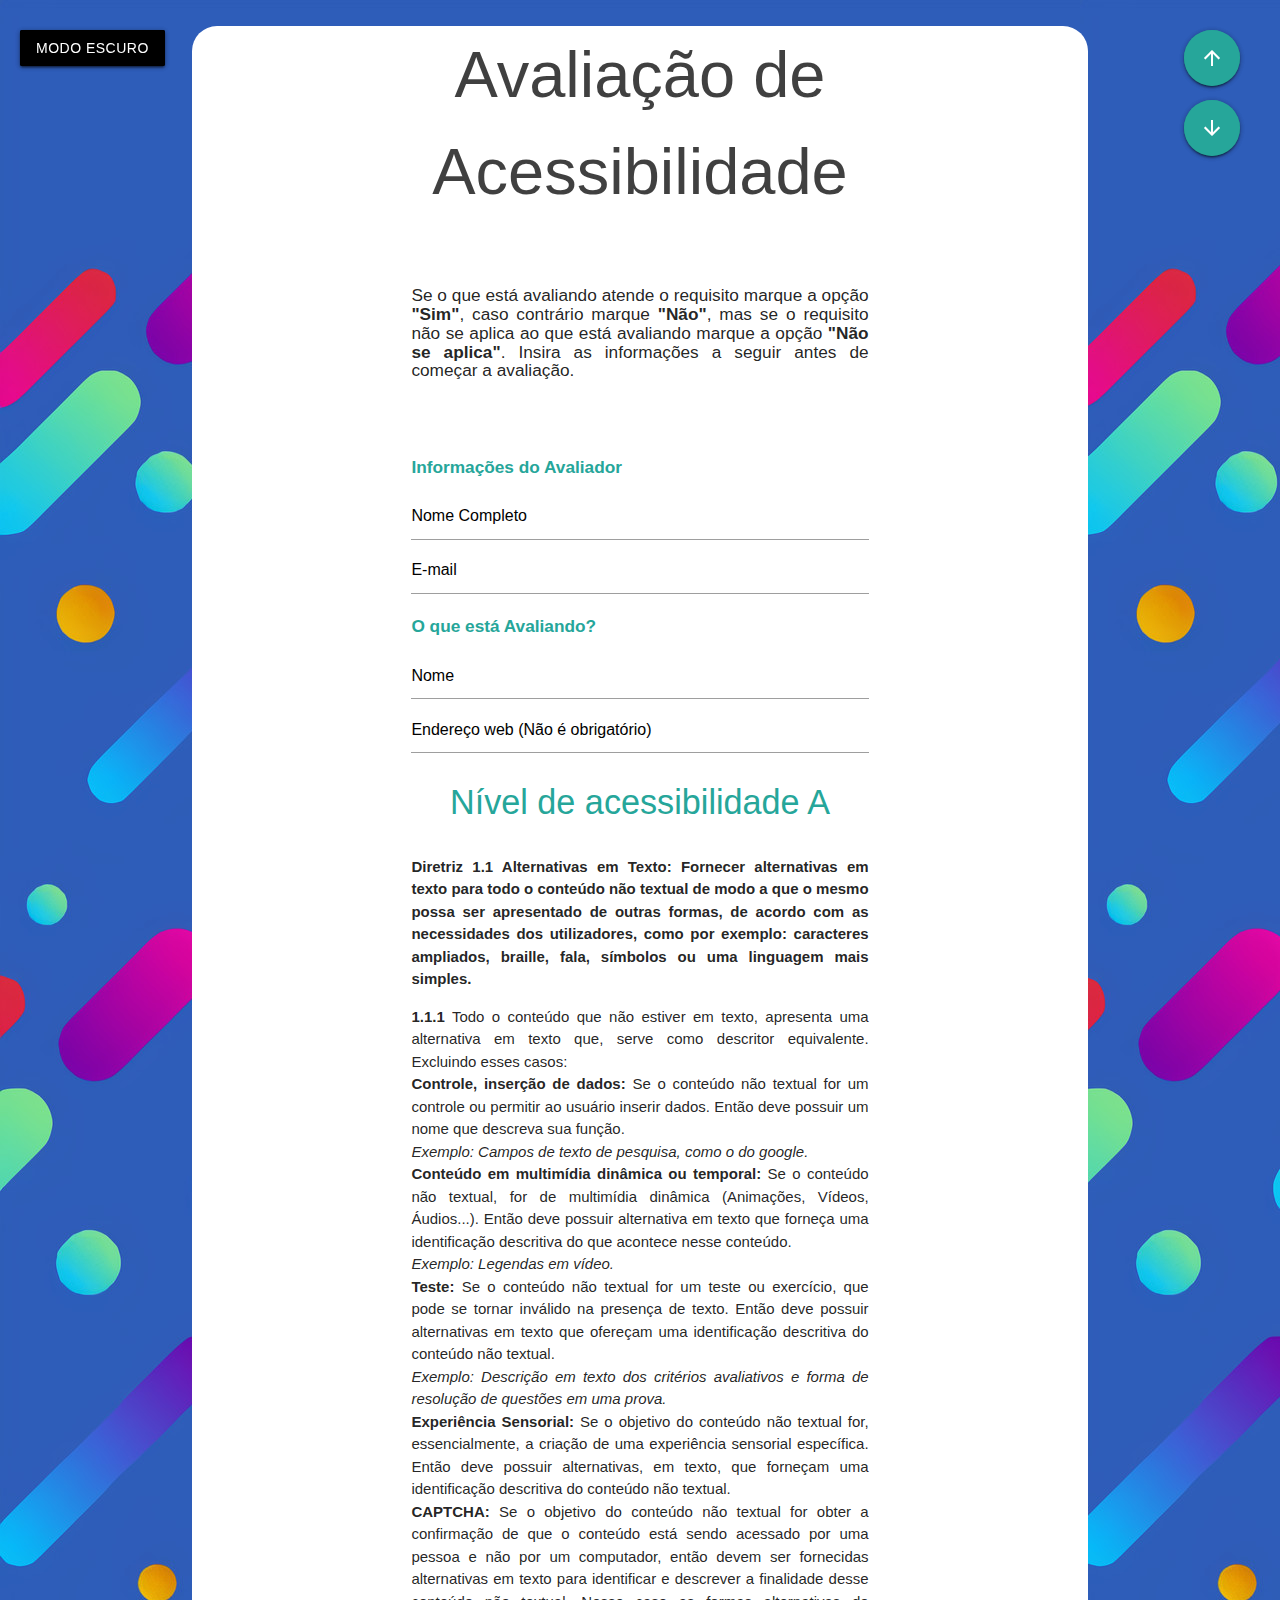
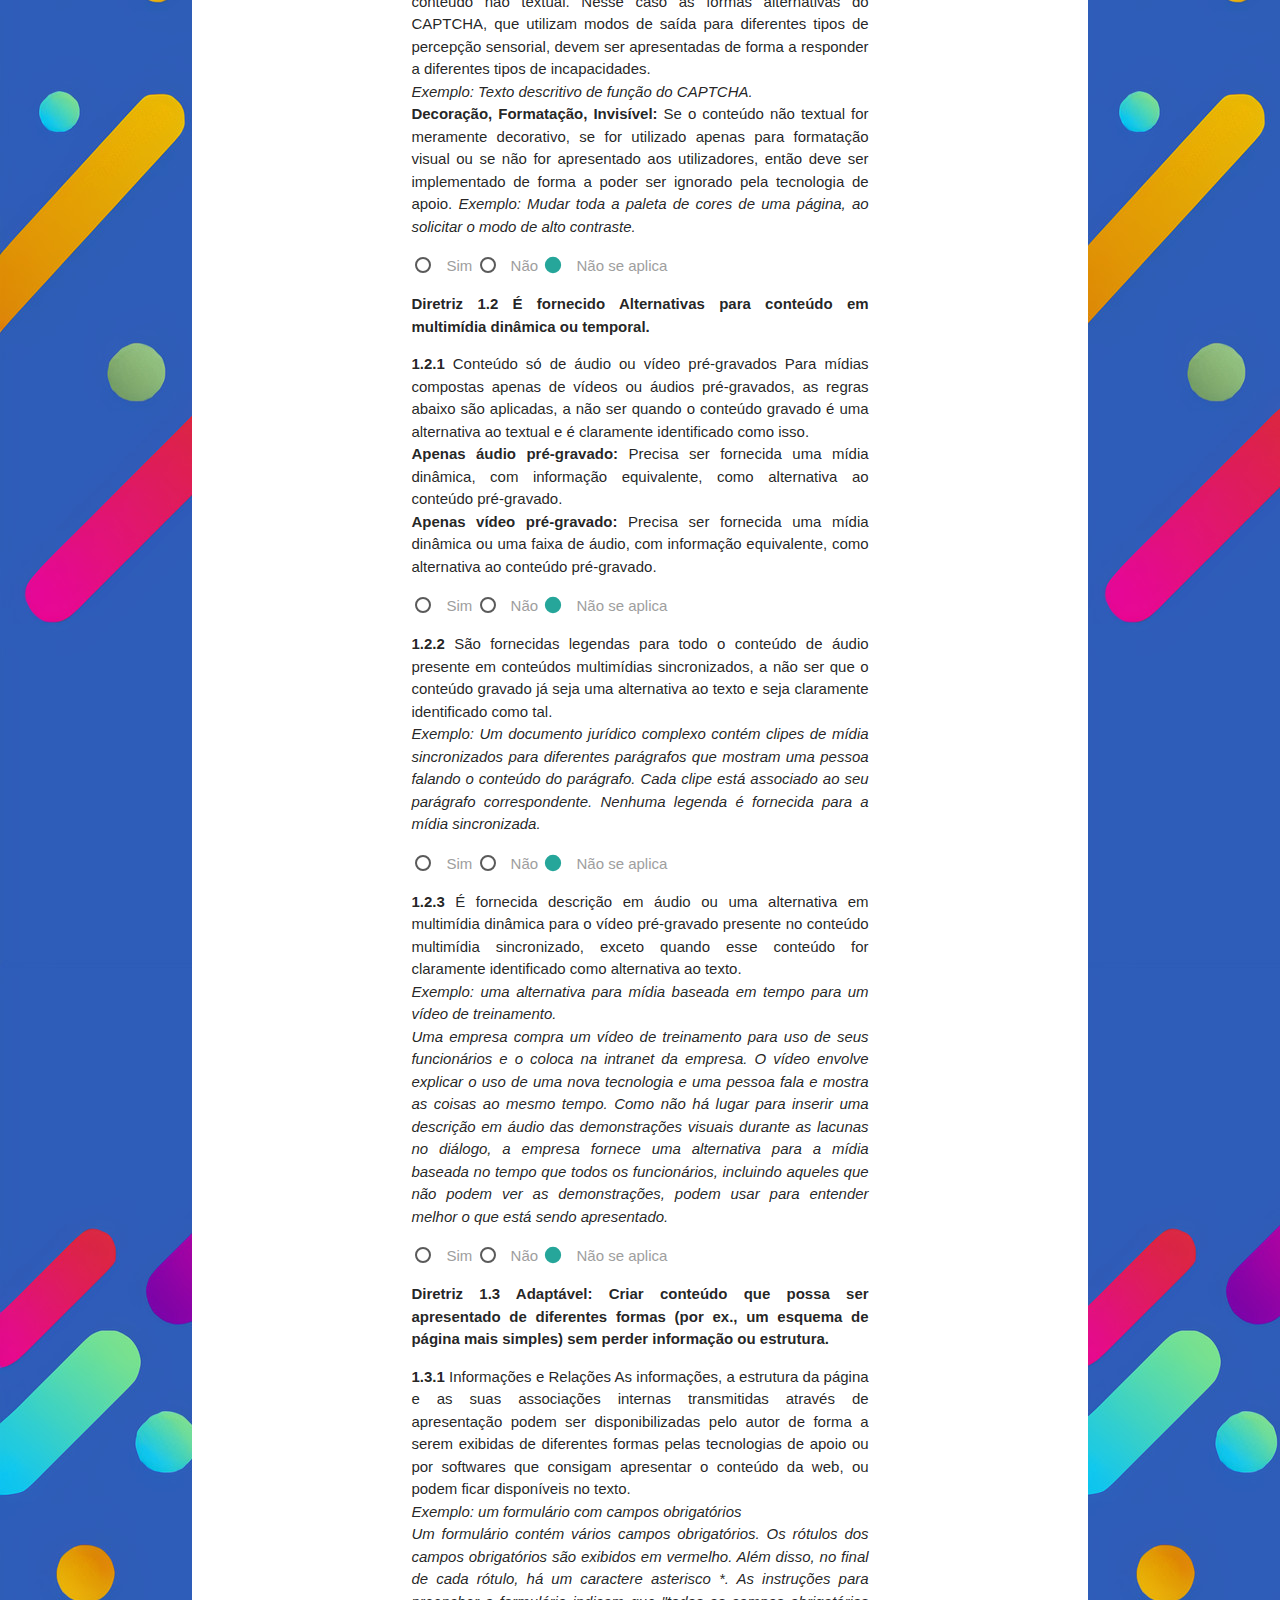
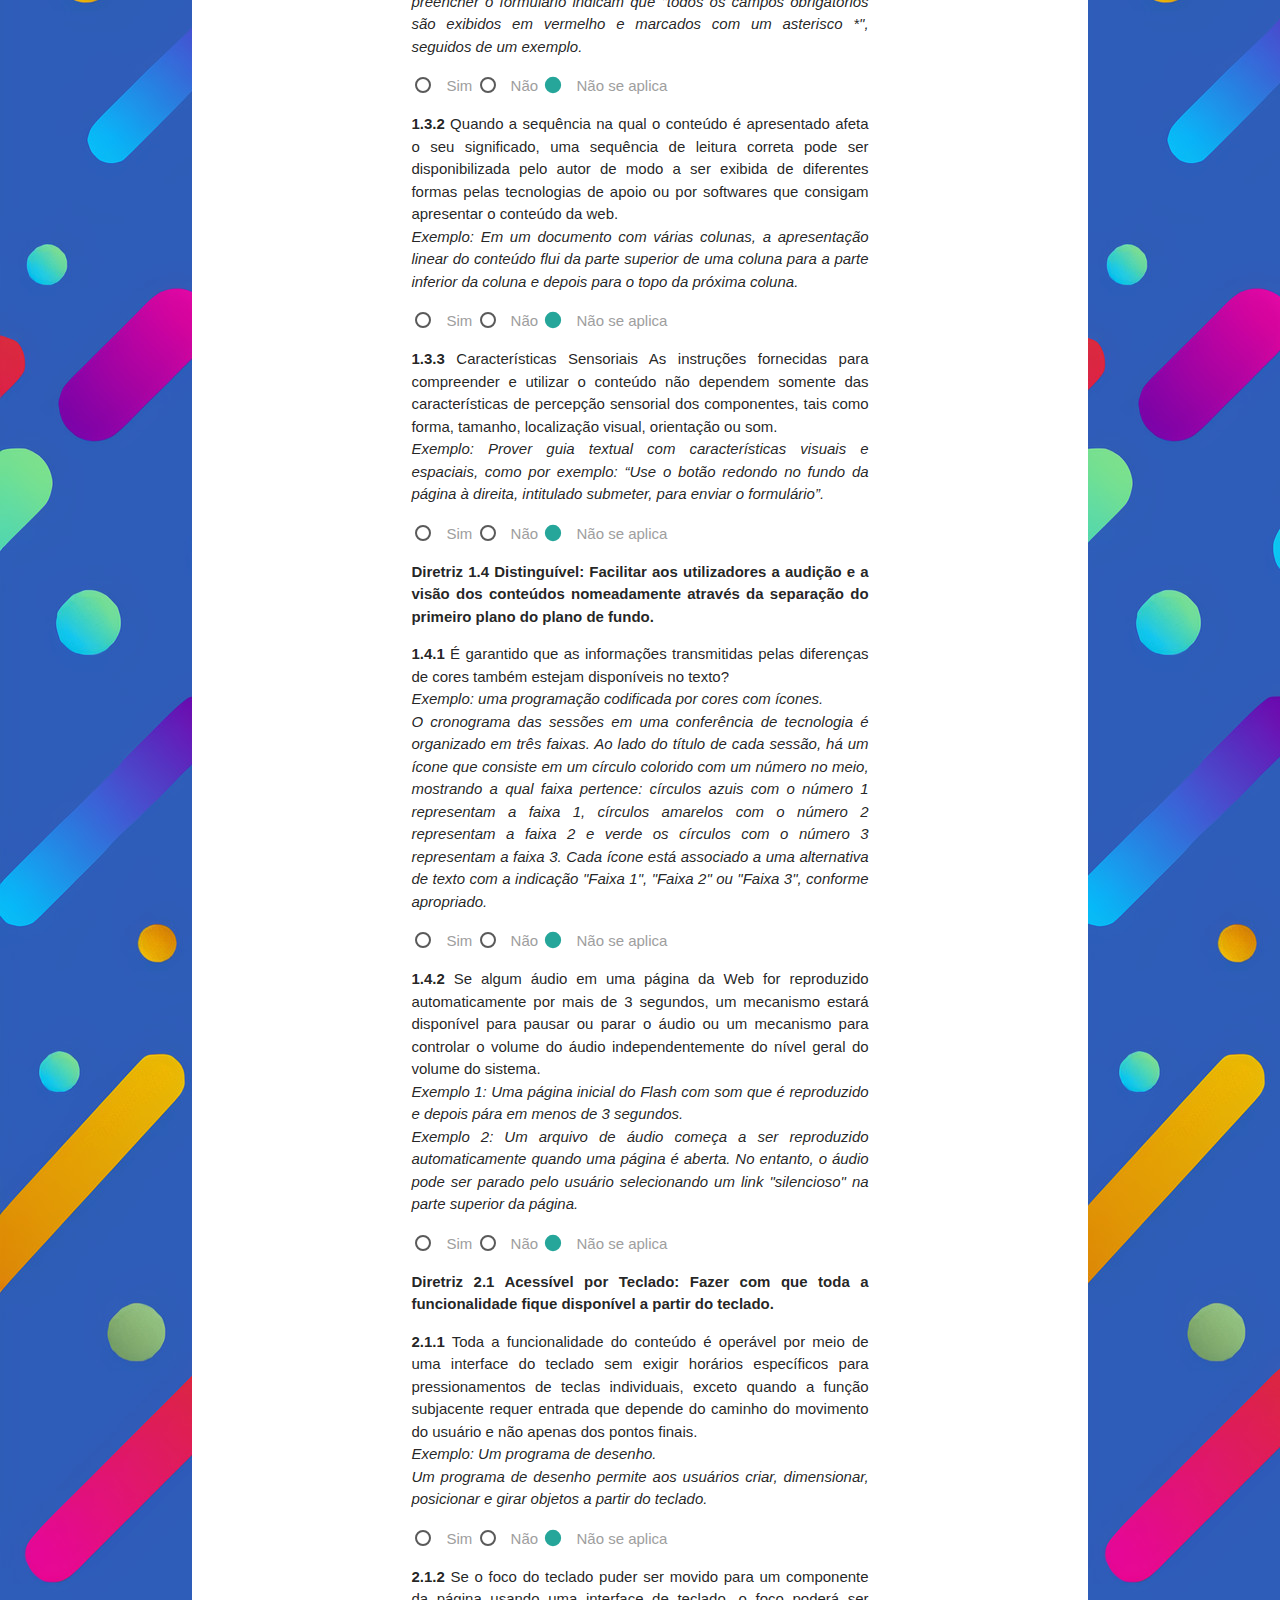
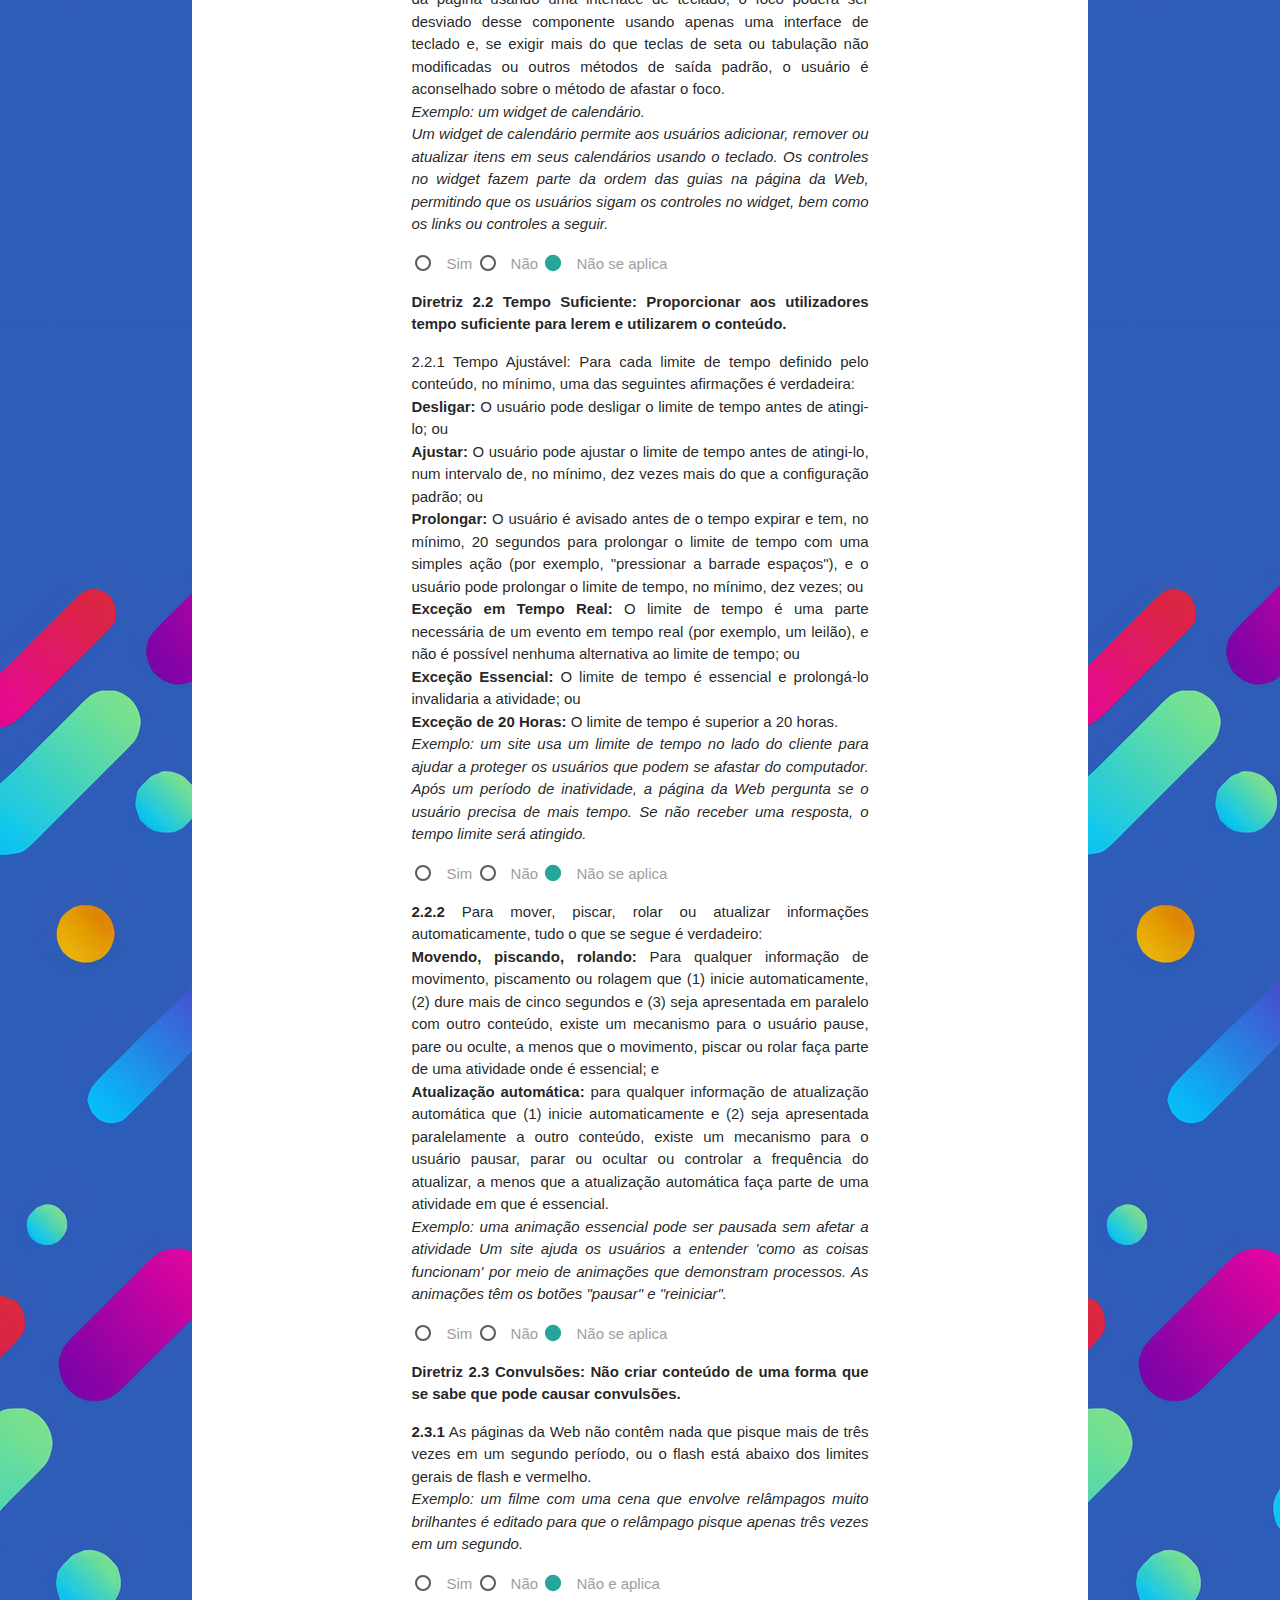
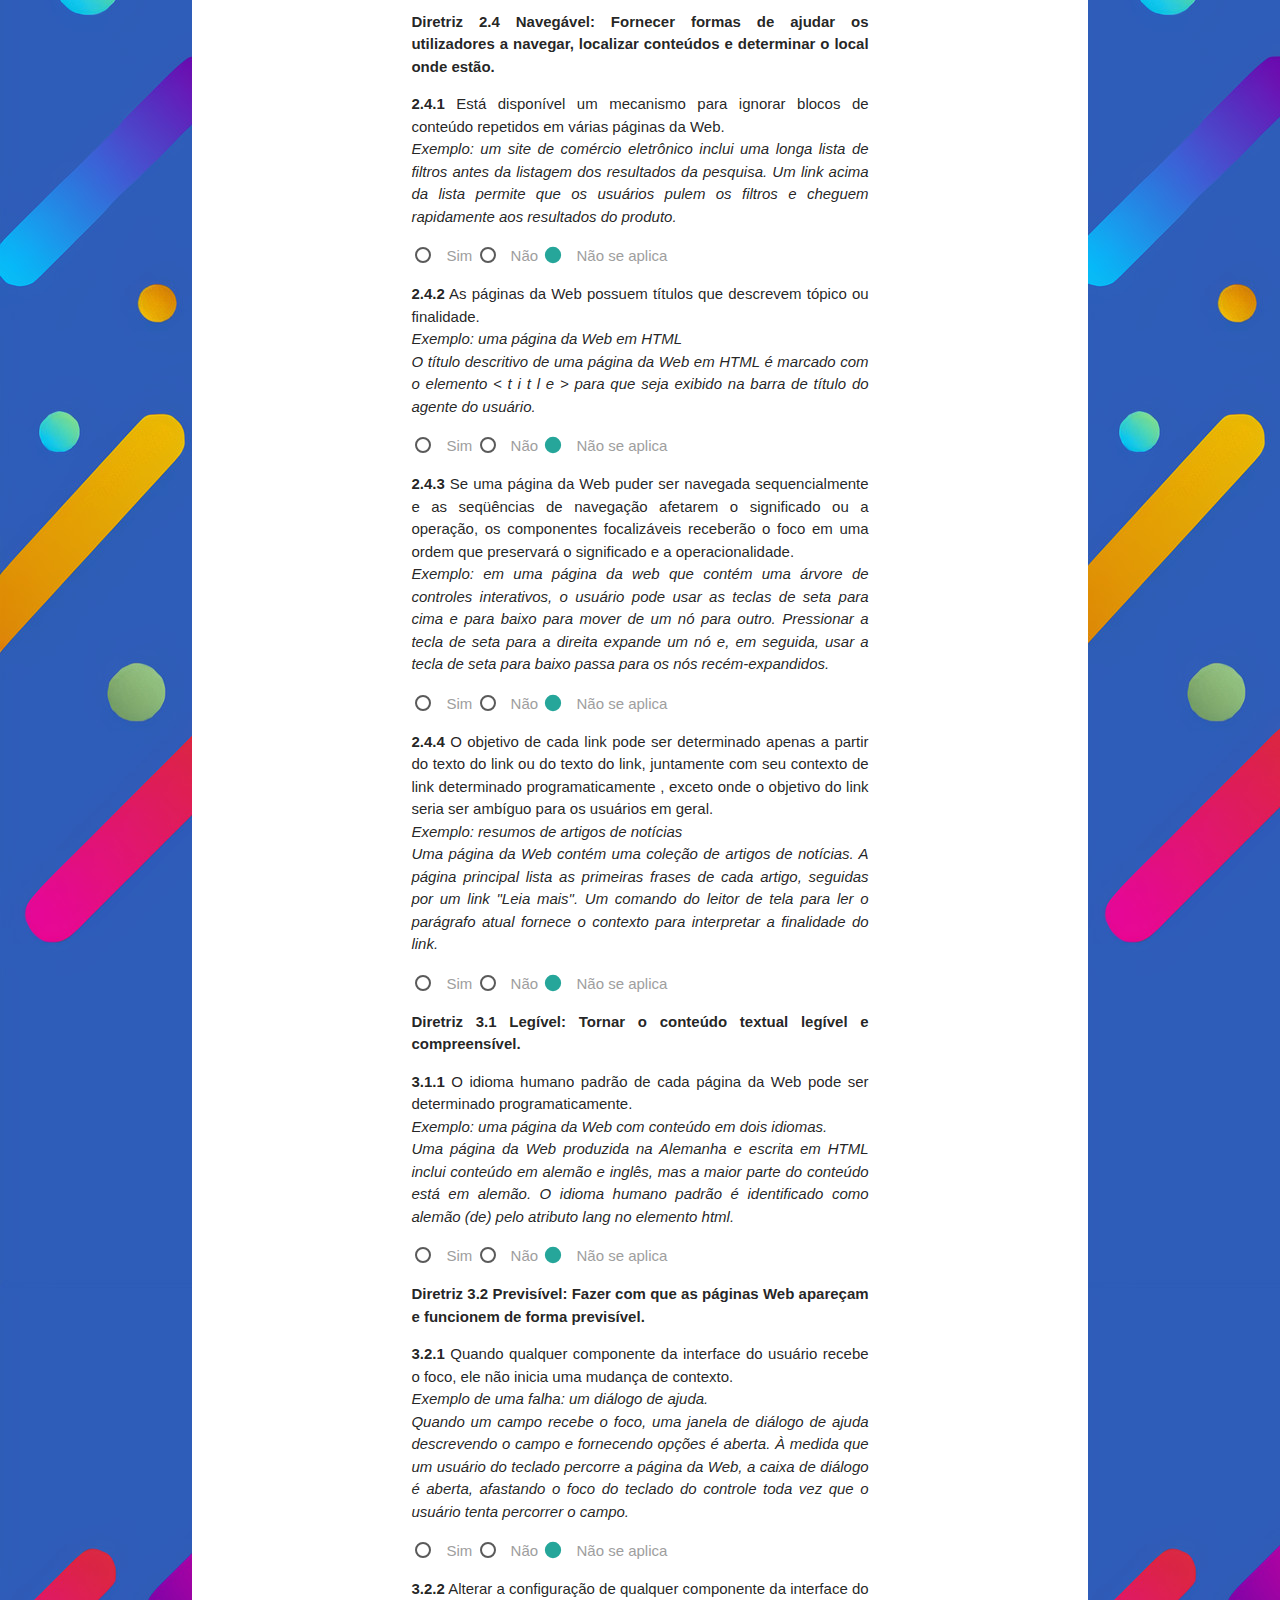
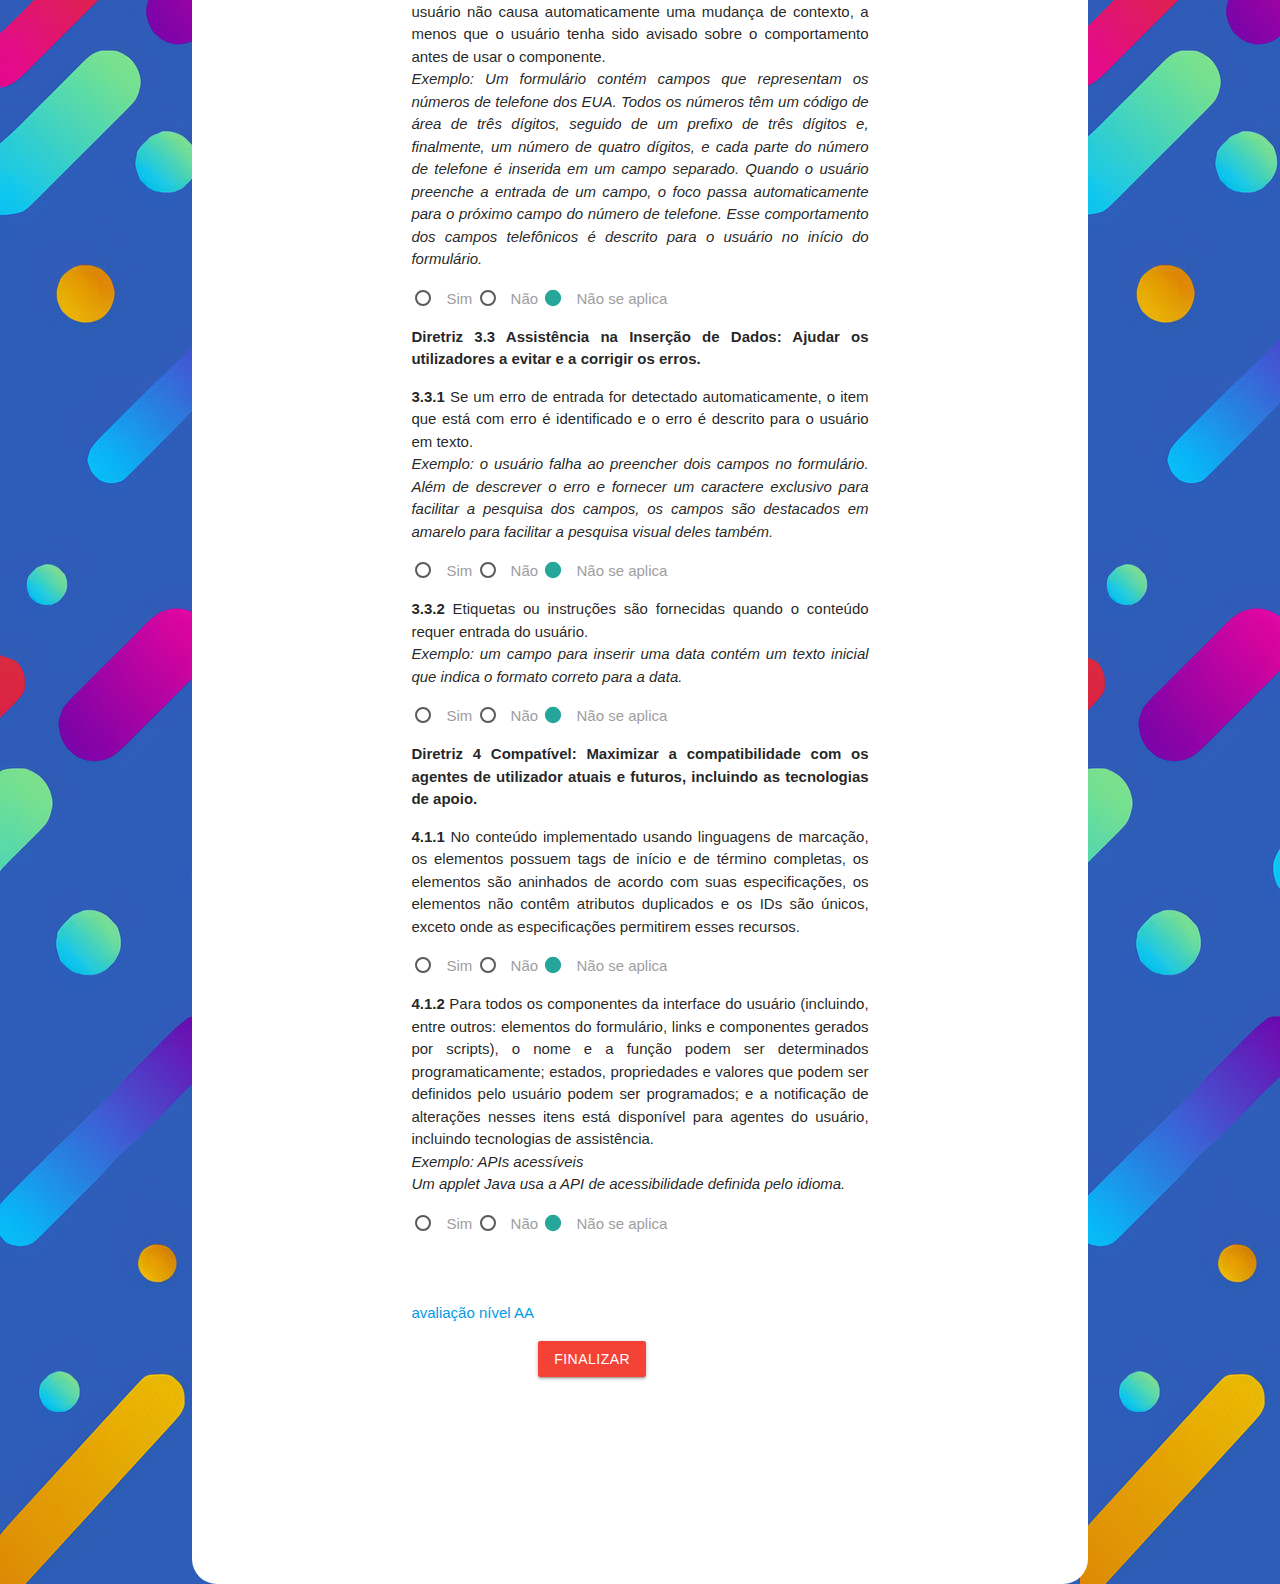
<file: index.html>
<!DOCTYPE html>
<html>
<head>

	<meta charset="utf-8">
	<link rel="stylesheet" href="https://cdnjs.cloudflare.com/ajax/libs/materialize/1.0.0/css/materialize.min.css">
	<link rel="stylesheet" type="text/css" href="css.css">
	<link href="https://fonts.googleapis.com/icon?family=Material+Icons" rel="stylesheet">
	<script src="jquery.js"></script>
	<script type="text/javascript" src="javascript.js"></script>
	<title>Avaliação de acessibilidade</title>

</head>

<body background="5.jpg">

	<button id="modoescuro"class="btn waves-effect waves-light black " type="submit" name="action">Modo Escuro</button>
	<a id="cima" class="btn-floating btn-large waves-effect waves-light btnNavegacao"><i class="medium material-icons">arrow_upward</i></a>
	<a id="baixo" class="btn-floating btn-large waves-effect waves-light btnNavegacao"><i class="medium material-icons">arrow_downward</i></a>
	
	<div class="meio">
		<div w3-include-html="nivelA.html"></div>		
	</div>

</body>
</html>
</file>
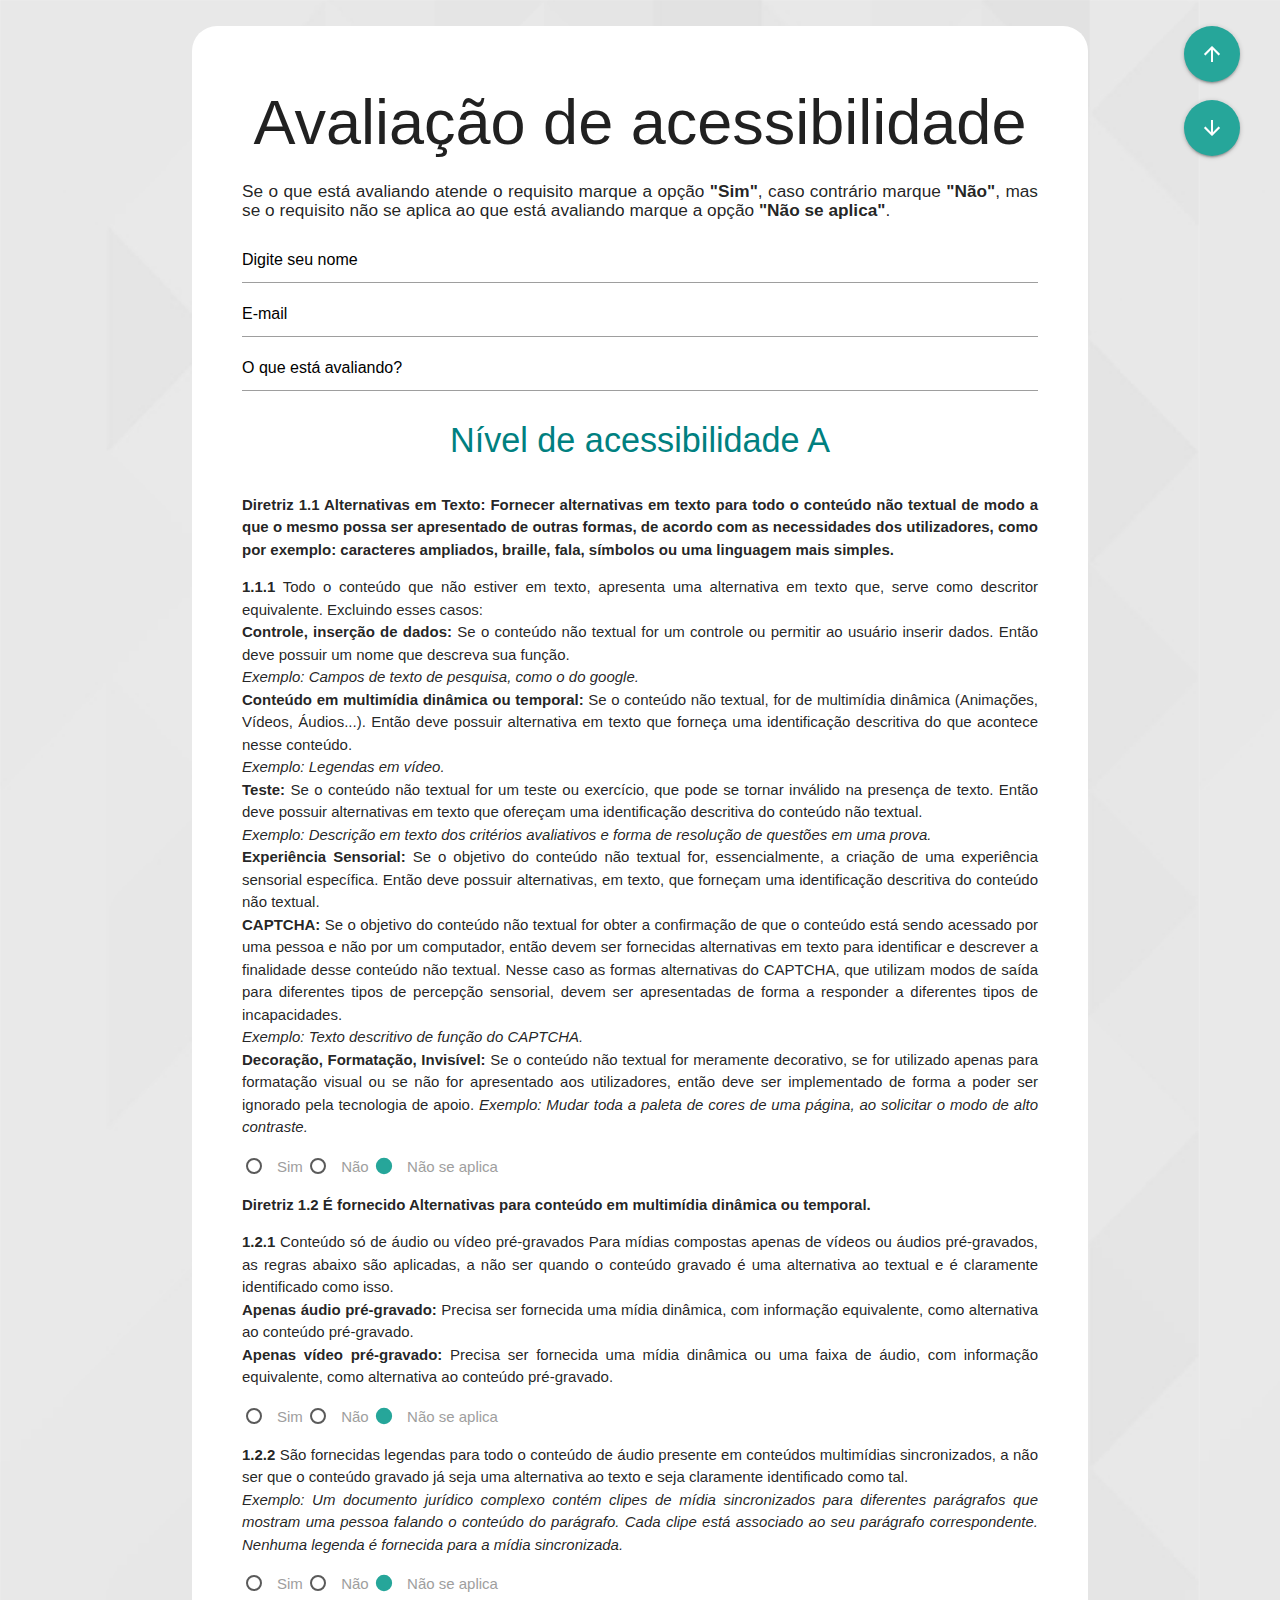
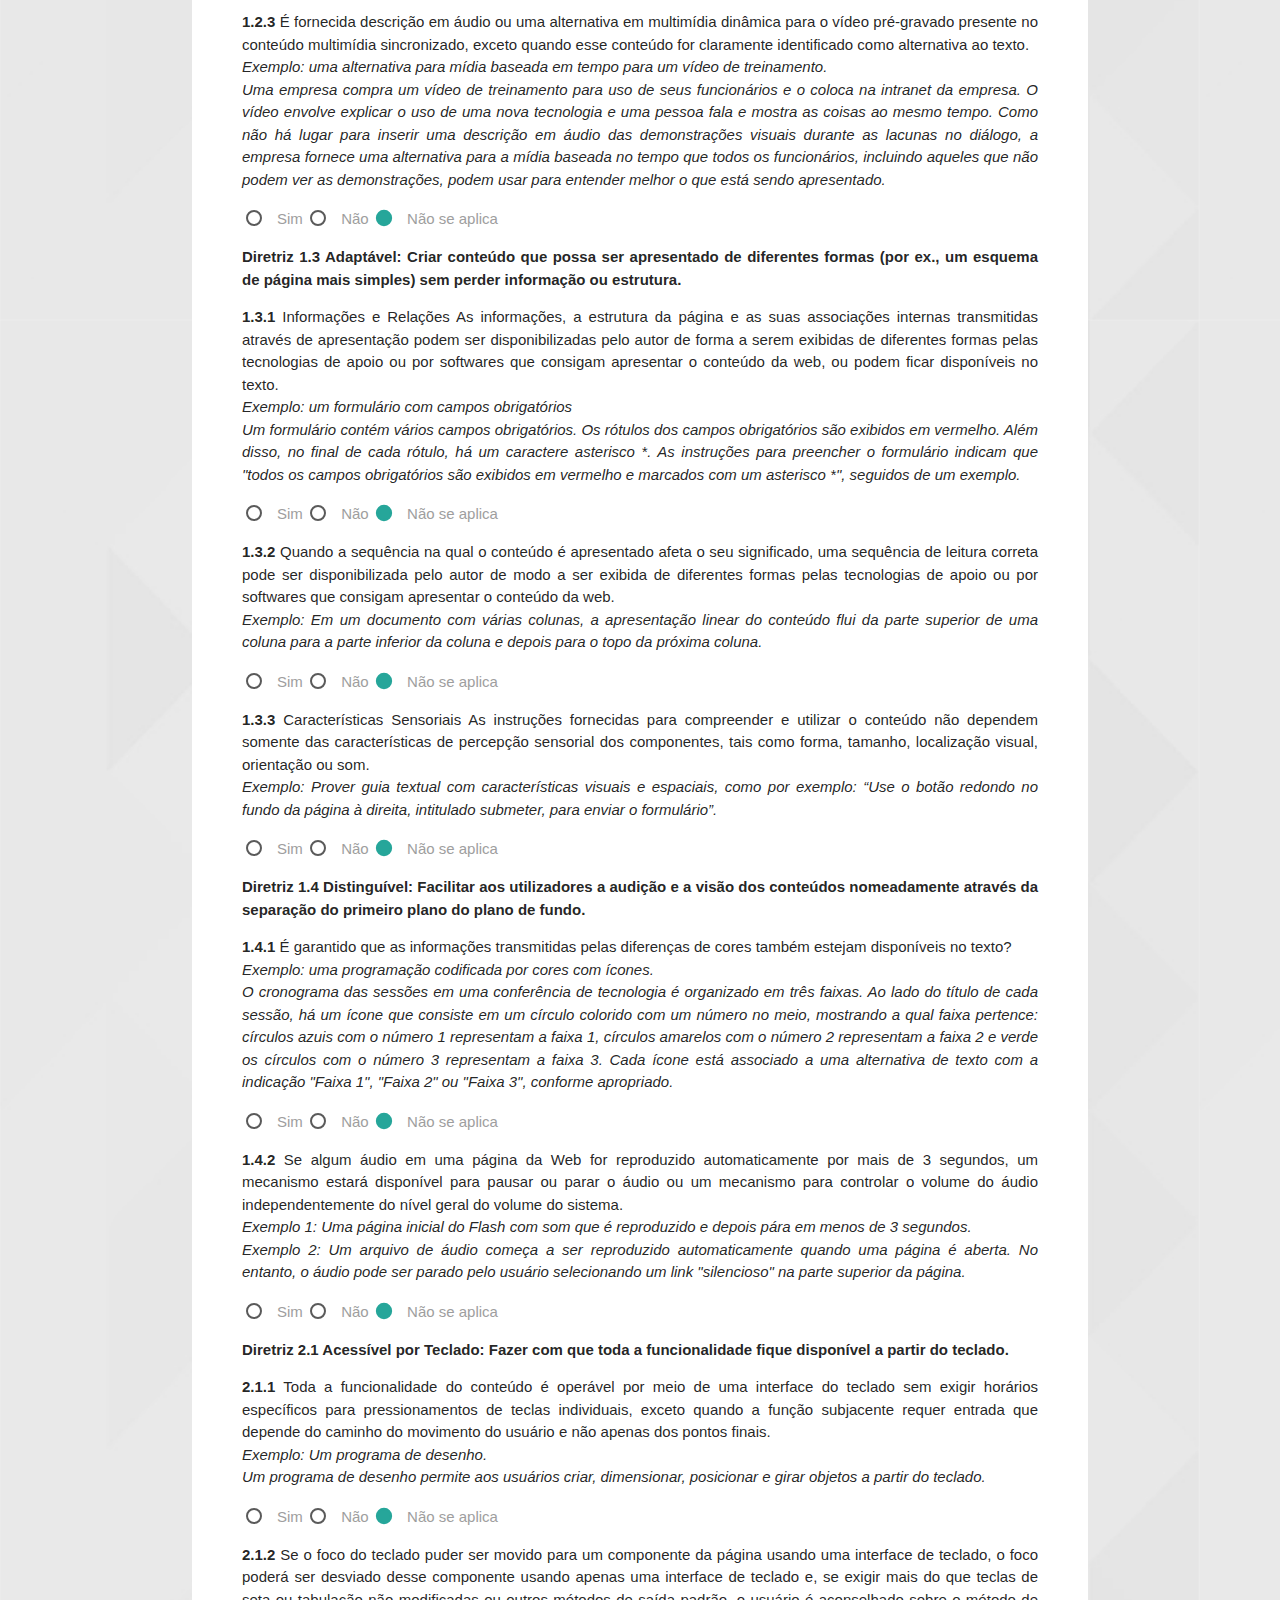
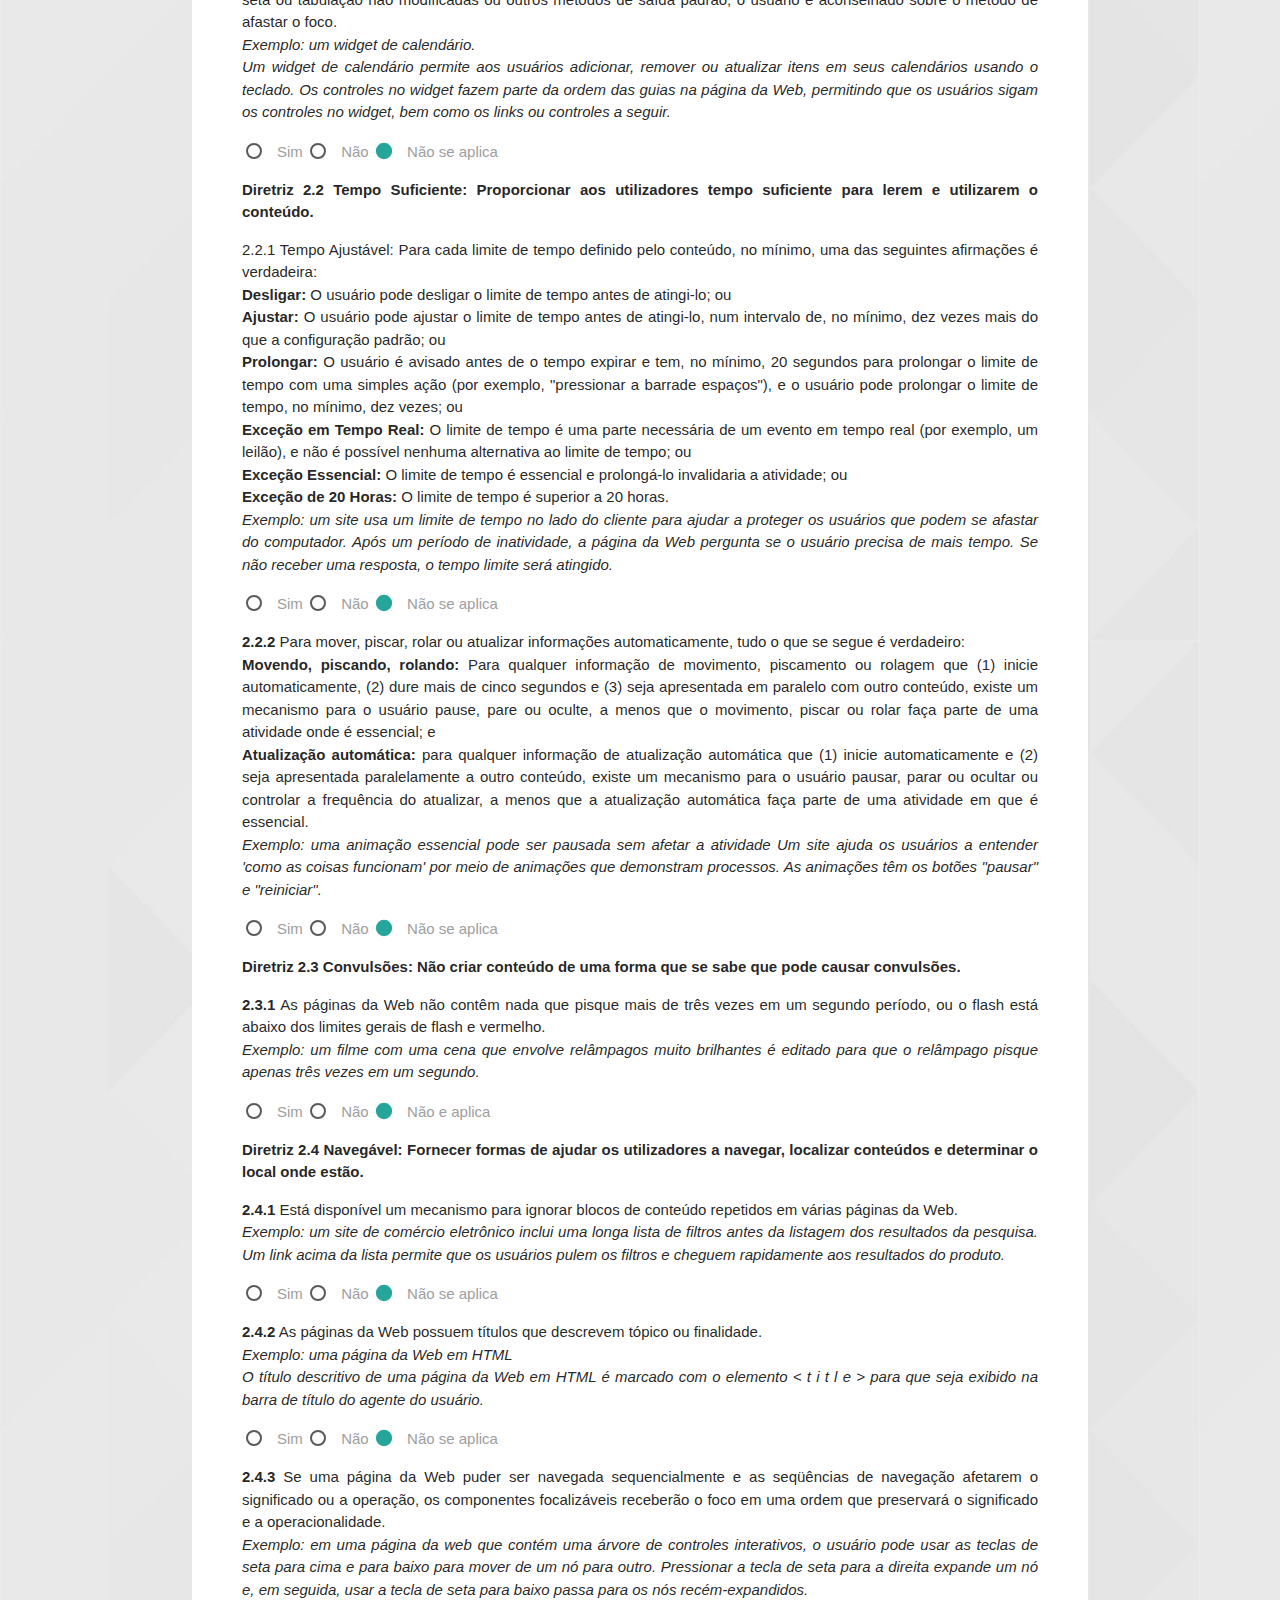
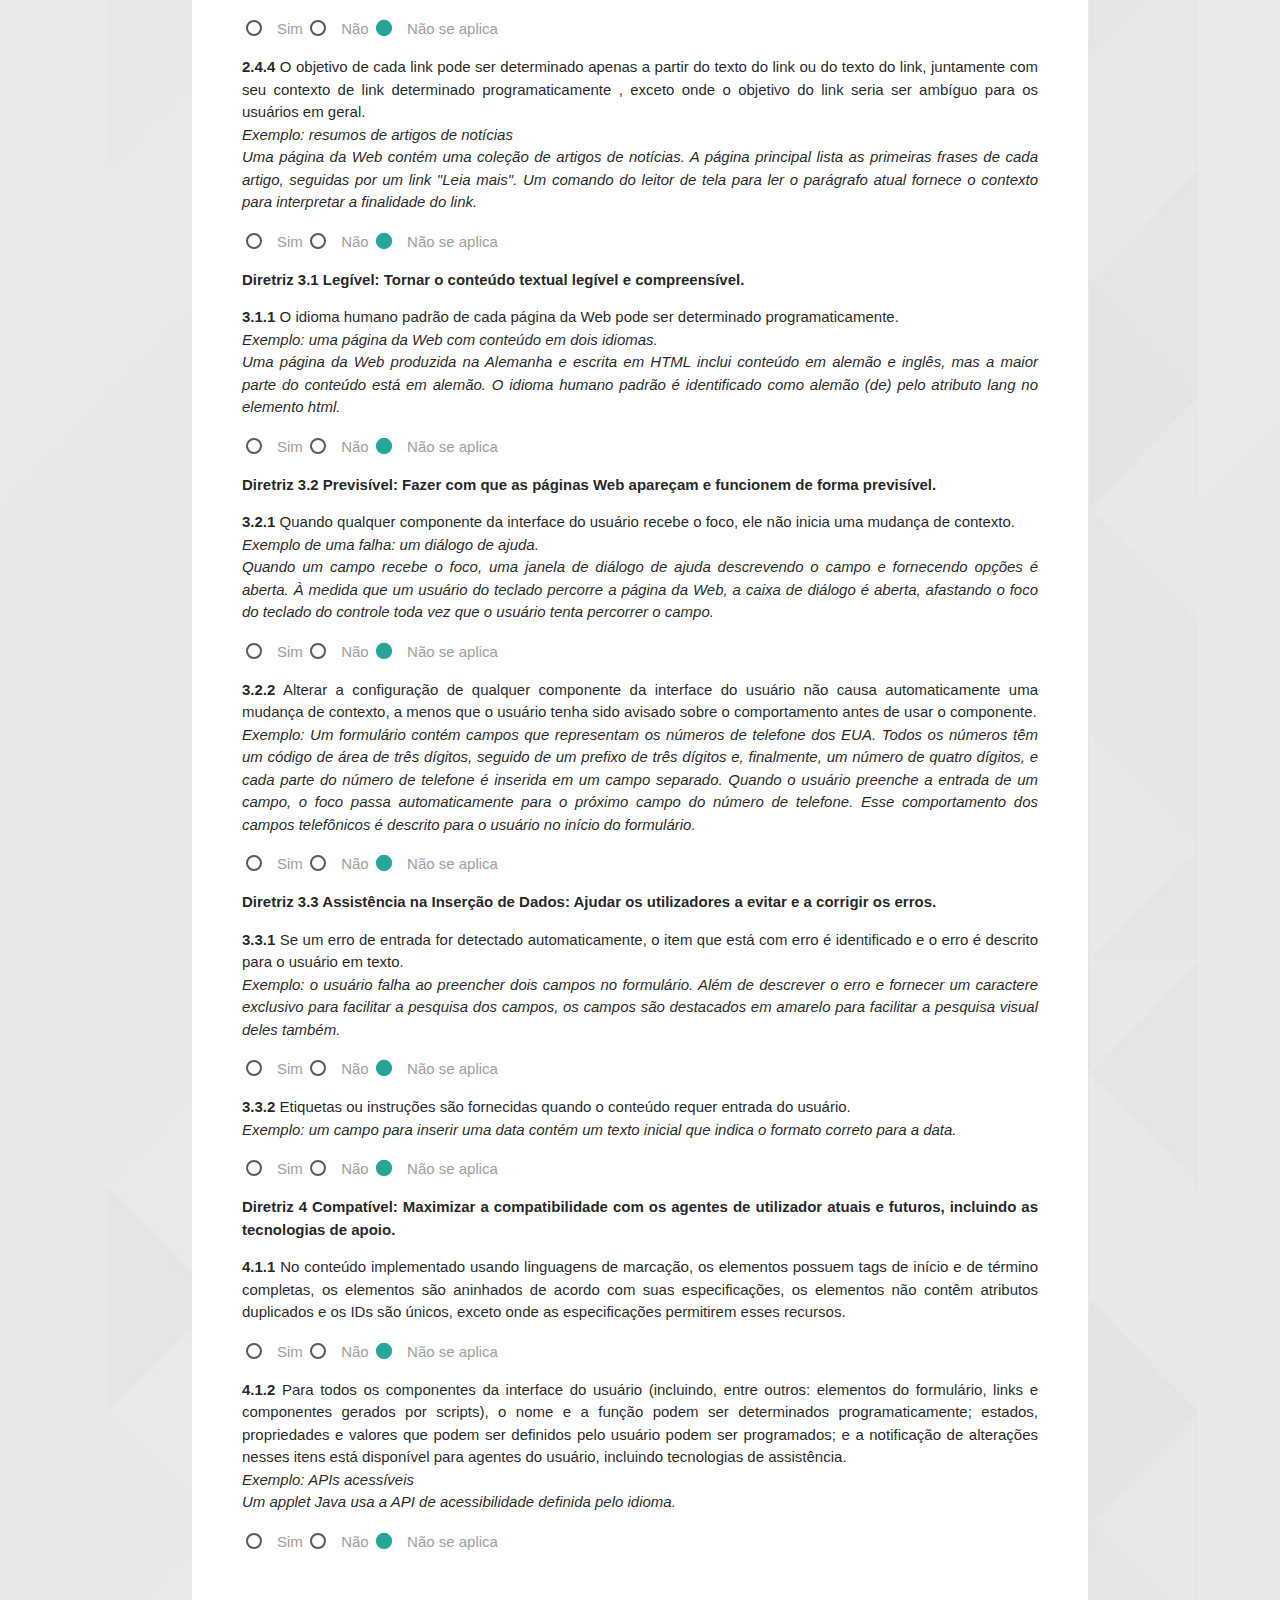
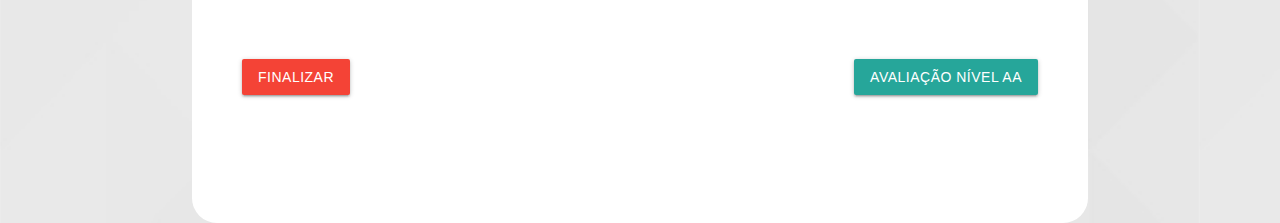
<file: HTML/index.html>
<!DOCTYPE html>
 <html>
 	<head>

 		<meta charset="utf-8">
 		<link rel="stylesheet" href="https://cdnjs.cloudflare.com/ajax/libs/materialize/1.0.0/css/materialize.min.css">
		<link rel="stylesheet" type="text/css" href="CSS/estilo.css">
		<link href="https://fonts.googleapis.com/icon?family=Material+Icons" rel="stylesheet">
		<title>Avaliação de acessibilidade</title>

	 </head>

	 <body background="img/7.png">

		<script src="js/jquery.js"></script>

		<script>

			$(function(){
    			alert('homem de ferro melhor vingador');
			});

		</script>

		<a id="top" class="btn-floating btn-large waves-effect waves-light"><i class="medium material-icons">arrow_downward</i></a>
		<a id="xop" class="btn-floating btn-large waves-effect waves-light"><i class="medium material-icons">arrow_upward</i></a>

 		<div class="meio">
			 
 			<font face="arial">

 			<div class="a"><h1>Avaliação de acessibilidade</h1>
 				<text align="justify"><font size="2"><h6><p>Se o que está avaliando atende o requisito marque a opção <b>"Sim"</b>, caso contrário marque <b>"Não"</b>, mas se o requisito não se aplica ao que está avaliando marque a opção <b>"Não se aplica"</b>.</h6></font></text>
 			</div>

      <input name="q" class="textbox" onfocus="if (this.value=='Digite seu nome') this.value = ''" onblur="if (this.value=='') this.value = 'Digite seu nome' "type="text" value="Digite seu nome">
      <input name="p" class="textbox" onfocus="if (this.value=='E-mail') this.value = ''" onblur="if (this.value=='') this.value = 'E-mail'" type="text" value="E-mail">
      <input name="j" class="textbox" onfocus="if ( this.value=='O que está avaliando?') this.value = ''" onblur="if (this.value=='') this.value = 'O que está avaliando?'" type="text" value="O que está avaliando?">
      
 			<text align="center"><p><h4><font color="#008080">Nível de acessibilidade A</p></h4></text></font>

 			<text align="justify"><p><b>Diretriz 1.1 Alternativas em Texto: Fornecer alternativas em texto para todo o conteúdo não textual de modo a que o mesmo possa ser apresentado de outras formas, de acordo com as necessidades dos utilizadores, como por exemplo: caracteres ampliados, braille, fala, símbolos ou uma linguagem mais simples.</b></p></text>

 			<text align="justify"><p><b>1.1.1</b> Todo o conteúdo que não estiver em texto, apresenta uma alternativa em texto que, serve como descritor equivalente. Excluindo esses casos:</br>
      <b>Controle, inserção de dados:</b> Se o conteúdo não textual for um controle ou permitir ao usuário inserir dados. Então deve possuir um nome que descreva sua função.</br>
      <i>Exemplo: Campos de texto de pesquisa, como o do google.</i></br>
      <b>Conteúdo em multimídia dinâmica ou temporal:</b> Se o conteúdo não textual, for de multimídia dinâmica (Animações, Vídeos, Áudios...). Então deve possuir alternativa em texto que forneça uma identificação descritiva do que acontece nesse conteúdo.</br>
      <i>Exemplo: Legendas em vídeo.</i></br>
      <b>Teste:</b> Se o conteúdo não textual for um teste ou exercício, que pode se tornar inválido na presença de texto. Então deve possuir alternativas em texto que ofereçam uma identificação descritiva do conteúdo não textual.</br>
        <i>Exemplo: Descrição em texto dos critérios avaliativos e forma de resolução de questões em uma prova.</i></br>
      <b>Experiência Sensorial:</b> Se o objetivo do conteúdo não textual for, essencialmente, a criação de uma experiência sensorial específica. Então deve possuir alternativas, em texto, que forneçam uma identificação descritiva do conteúdo não textual.</br>
      <b>CAPTCHA:</b> Se o objetivo do conteúdo não textual for obter a confirmação de que o conteúdo está sendo acessado por uma pessoa e não por um computador, então devem ser fornecidas alternativas em texto para identificar e descrever a finalidade desse conteúdo não textual. Nesse caso as formas alternativas do CAPTCHA, que utilizam modos de saída para diferentes tipos de percepção sensorial, devem ser apresentadas de forma a responder a diferentes tipos de incapacidades.</br>
        <i>Exemplo: Texto descritivo de função do CAPTCHA.</i></br>
      <b>Decoração, Formatação, Invisível:</b> Se o conteúdo não textual for meramente decorativo, se for utilizado apenas para formatação visual ou se não for apresentado aos utilizadores, então deve ser implementado de forma a poder ser ignorado pela tecnologia de apoio.
        <i>Exemplo: Mudar toda a paleta de cores de uma página, ao solicitar o modo de alto contraste.</i></p></text>
  			<p>
   				<label>
      				<input name="b1" type="radio" checked />
    	  			<span>Sim</span>
    			</label>
 				<label>
      				<input name="b1" type="radio" checked />
   	  				<span>Não</span>
    			</label>
    			<label>
      				<input name="b1" type="radio" checked />
   	  				<span>Não se aplica</span>
    			</label>
  			</p>
  			<text align="justify"><p><b>Diretriz 1.2 É fornecido Alternativas para conteúdo em multimídia dinâmica ou temporal.</b></p>
  			<text align="justify"><p><b>1.2.1</b> Conteúdo só de áudio ou vídeo pré-gravados Para mídias compostas apenas de vídeos ou áudios pré-gravados, as regras abaixo são aplicadas, a não ser quando o conteúdo gravado é uma alternativa ao textual e é claramente identificado como isso.</br>
        <b>Apenas áudio pré-gravado:</b> Precisa ser fornecida uma mídia dinâmica, com informação equivalente, como alternativa ao conteúdo pré-gravado.</br>
        <b>Apenas vídeo pré-gravado:</b> Precisa ser fornecida uma mídia dinâmica ou uma faixa de áudio, com informação equivalente, como alternativa ao conteúdo pré-gravado.</p>
 			</text>
  			<p>
   				<label>
      				<input name="b2" type="radio" checked />
    	  			<span>Sim</span>
    			</label>
   				<label>
      				<input name="b2" type="radio" checked />
    	  			<span>Não</span>
    			</label>
    			<label>
      				<input name="b2" type="radio" checked />
   	  				<span>Não se aplica</span>
    			</label>
    		</p>
    		<text align="justify"><p><b>1.2.2</b> São fornecidas legendas para todo o conteúdo de áudio presente em conteúdos multimídias sincronizados, a não ser que o conteúdo gravado já seja uma alternativa ao texto e seja claramente identificado como tal.</br>
        <i>Exemplo: Um documento jurídico complexo contém clipes de mídia sincronizados para diferentes parágrafos que mostram uma pessoa falando o conteúdo do parágrafo. Cada clipe está associado ao seu parágrafo correspondente. Nenhuma legenda é fornecida para a mídia sincronizada.</i></p>
 			</text>
  			<p>
   				<label>
      				<input name="b3" type="radio" checked />
    	  			<span>Sim</span>
    			</label>
   				<label>
      				<input name="b3" type="radio" checked />
    	  			<span>Não</span>
    			</label>
    			<label>
      				<input name="b3" type="radio" checked />
   	  				<span>Não se aplica</span>
    			</label>
    		</p>
    		<text align="justify"><p><b>1.2.3</b> É fornecida descrição em áudio ou uma alternativa em multimídia dinâmica para o vídeo pré-gravado presente no conteúdo multimídia sincronizado, exceto quando esse conteúdo for claramente identificado como alternativa ao texto.</br>
        <i>Exemplo: uma alternativa para mídia baseada em tempo para um vídeo de treinamento.</br>
        Uma empresa compra um vídeo de treinamento para uso de seus funcionários e o coloca na intranet da empresa. O vídeo envolve explicar o uso de uma nova tecnologia e uma pessoa fala e mostra as coisas ao mesmo tempo. Como não há lugar para inserir uma descrição em áudio das demonstrações visuais durante as lacunas no diálogo, a empresa fornece uma alternativa para a mídia baseada no tempo que todos os funcionários, incluindo aqueles que não podem ver as demonstrações, podem usar para entender melhor o que está sendo apresentado.</i>
</p>
 			</text>
  			<p>
   				<label>
      				<input name="b4" type="radio" checked />
    	  			<span>Sim</span>
    			</label>
   				<label>
      				<input name="b4" type="radio" checked />
    	  			<span>Não</span>
    			</label>
    			<label>
      				<input name="b4" type="radio" checked />
   	  				<span>Não se aplica</span>
    			</label>
    		</p>
    		<text align="justify"><p><b>Diretriz 1.3 Adaptável: Criar conteúdo que possa ser apresentado de diferentes formas (por ex., um esquema de página mais simples) sem perder informação ou estrutura.</b></p></text>
    		<text align="justify"><p><b>1.3.1</b> Informações e Relações As informações, a estrutura da página e as suas associações internas transmitidas através de apresentação podem ser disponibilizadas pelo autor de forma a serem exibidas de diferentes formas pelas tecnologias de apoio ou por softwares que consigam apresentar o conteúdo da web, ou podem ficar disponíveis no texto.</br>
        <i>Exemplo: um formulário com campos obrigatórios</br>
        Um formulário contém vários campos obrigatórios. Os rótulos dos campos obrigatórios são exibidos em vermelho. Além disso, no final de cada rótulo, há um caractere asterisco *. As instruções para preencher o formulário indicam que "todos os campos obrigatórios são exibidos em vermelho e marcados com um asterisco *", seguidos de um exemplo.</i></p>
 			</text>
  			<p>
   				<label>
      				<input name="b5" type="radio" checked />
    	  			<span>Sim</span>
    			</label>
   				<label>
      				<input name="b5" type="radio" checked />
    	  			<span>Não</span>
    			</label>
    			<label>
      				<input name="b5" type="radio" checked />
   	  				<span>Não se aplica</span>
    			</label>
    		</p>
    		<text align="justify"><p><b>1.3.2</b> Quando a sequência na qual o conteúdo é apresentado afeta o seu significado, uma sequência de leitura correta pode ser disponibilizada pelo autor de modo a ser exibida de diferentes formas pelas tecnologias de apoio ou por softwares que consigam apresentar o conteúdo da web.</br>
        <i>Exemplo: Em um documento com várias colunas, a apresentação linear do conteúdo flui da parte superior de uma coluna para a parte inferior da coluna e depois para o topo da próxima coluna.</i></p>
 			</text>
  			<p>
   				<label>
      				<input name="b6" type="radio" checked />
    	  			<span>Sim</span>
    			</label>
   				<label>
      				<input name="b6" type="radio" checked />
    	  			<span>Não</span>
    			</label>
    			<label>
      				<input name="b6" type="radio" checked />
   	  				<span>Não se aplica</span>
    			</label>
    		</p>
    		<text align="justify"><p><b>1.3.3</b> Características Sensoriais As instruções fornecidas para compreender e utilizar o conteúdo não dependem somente das características de percepção sensorial dos componentes, tais como forma, tamanho, localização visual, orientação ou som.</br>
        <i>Exemplo: Prover guia textual com características visuais e espaciais, como por exemplo: “Use o botão redondo no fundo da página à direita, intitulado submeter, para enviar o formulário”.</i></p>
 			</text>
  			<p>
   				<label>
      				<input name="b7" type="radio" checked />
    	  			<span>Sim</span>
    			</label>
   				<label>
      				<input name="b7" type="radio" checked />
    	  			<span>Não</span>
    			</label>
    			<label>
      				<input name="b7" type="radio" checked />
   	  				<span>Não se aplica</span>
    			</label>
    		</p>
    		<text align="justify"><p><b>Diretriz 1.4 Distinguível: Facilitar aos utilizadores a audição e a visão dos conteúdos nomeadamente através da separação do primeiro plano do plano de fundo.</b></p>
    		<text align="justify"><p><b>1.4.1</b> É garantido que as informações transmitidas pelas diferenças de cores também estejam disponíveis no texto?</br>
        <i>Exemplo: uma programação codificada por cores com ícones.</br>
        O cronograma das sessões em uma conferência de tecnologia é organizado em três faixas. Ao lado do título de cada sessão, há um ícone que consiste em um círculo colorido com um número no meio, mostrando a qual faixa pertence: círculos azuis com o número 1 representam a faixa 1, círculos amarelos com o número 2 representam a faixa 2 e verde os círculos com o número 3 representam a faixa 3. Cada ícone está associado a uma alternativa de texto com a indicação "Faixa 1", "Faixa 2" ou "Faixa 3", conforme apropriado.</i></p>
 			</text>
  			<p>
   				<label>
      				<input name="b8" type="radio" checked />
    	  			<span>Sim</span>
    			</label>
   				<label>
      				<input name="b8" type="radio" checked />
    	  			<span>Não</span>
    			</label>
    			<label>
      				<input name="b8" type="radio" checked />
   	  				<span>Não se aplica</span>
    			</label>
    		</p>
    		<text align="justify"><p><b>1.4.2</b> Se algum áudio em uma página da Web for reproduzido automaticamente por mais de 3 segundos, um mecanismo estará disponível para pausar ou parar o áudio ou um mecanismo para controlar o volume do áudio independentemente do nível geral do volume do sistema.</br>
        <i>Exemplo 1: Uma página inicial do Flash com som que é reproduzido e depois pára em menos de 3 segundos.</br>
        Exemplo 2: Um arquivo de áudio começa a ser reproduzido automaticamente quando uma página é aberta. No entanto, o áudio pode ser parado pelo usuário selecionando um link "silencioso" na parte superior da página.</i>
</p>
 			</text>
  			<p>
   				<label>
      				<input name="b9" type="radio" checked />
    	  			<span>Sim</span>
    			</label>
   				<label>
      				<input name="b9" type="radio" checked />
    	  			<span>Não</span>
    			</label>
    			<label>
      				<input name="b9" type="radio" checked />
   	  				<span>Não se aplica</span>
    			</label>
    		</p>
    		<text align="justify"><p><b>Diretriz 2.1 Acessível por Teclado: Fazer com que toda a funcionalidade fique disponível a partir do teclado.</b></p></text>
    		<text align="justify"><p><b>2.1.1</b> Toda a funcionalidade do conteúdo é operável por meio de uma interface do teclado sem exigir horários específicos para pressionamentos de teclas individuais, exceto quando a função subjacente requer entrada que depende do caminho do movimento do usuário e não apenas dos pontos finais.</br>
        <i>Exemplo: Um programa de desenho.</br>
        Um programa de desenho permite aos usuários criar, dimensionar, posicionar e girar objetos a partir do teclado.</i></p>
 			</text>
  			<p>
   				<label>
      				<input name="b10" type="radio" checked />
    	  			<span>Sim</span>
    			</label>
   				<label>
      				<input name="b10" type="radio" checked />
    	  			<span>Não</span>
    			</label>
    			<label>
      				<input name="b10" type="radio" checked />
   	  				<span>Não se aplica</span>
    			</label>
    		</p>
    		<text align="justify"><p><b>2.1.2</b> Se o foco do teclado puder ser movido para um componente da página usando uma interface de teclado, o foco poderá ser desviado desse componente usando apenas uma interface de teclado e, se exigir mais do que teclas de seta ou tabulação não modificadas ou outros métodos de saída padrão, o usuário é aconselhado sobre o método de afastar o foco.</br>
        <i>Exemplo: um widget de calendário.</br>
        Um widget de calendário permite aos usuários adicionar, remover ou atualizar itens em seus calendários usando o teclado. Os controles no widget fazem parte da ordem das guias na página da Web, permitindo que os usuários sigam os controles no widget, bem como os links ou controles a seguir.</i></p>
 			</text>
  			<p>
   				<label>
      				<input name="b11" type="radio" checked />
    	  			<span>Sim</span>
    			</label>
   				<label>
      				<input name="b11" type="radio" checked />
    	  			<span>Não</span>
    			</label>
    			<label>
      				<input name="b11" type="radio" checked />
   	  				<span>Não se aplica</span>
    			</label>
    		</p>
    		<text align="justify"><p><b>Diretriz 2.2 Tempo Suficiente: Proporcionar aos utilizadores tempo suficiente para lerem e utilizarem o conteúdo.</b></p></text>
    		<text align="justify"><p>2.2.1 Tempo Ajustável: Para cada limite de tempo definido pelo conteúdo, no mínimo, uma das seguintes afirmações é verdadeira:</br>
    		<b>Desligar:</b> O usuário pode desligar o limite de tempo antes de atingi-lo; ou<br/>
			<b>Ajustar:</b> O usuário pode ajustar o limite de tempo antes de atingi-lo, num intervalo de, no mínimo, dez vezes mais do que a configuração padrão; ou<br/>
			<b>Prolongar:</b> O usuário é avisado antes de o tempo expirar e tem, no mínimo, 20 segundos para prolongar o limite de tempo com uma simples ação (por exemplo, "pressionar a barrade espaços"), e o usuário pode prolongar o limite de tempo, no mínimo, dez vezes; ou<br/>
			<b>Exceção em Tempo Real:</b> O limite de tempo é uma parte necessária de um evento em tempo real (por exemplo, um leilão), e não é possível nenhuma alternativa ao limite de tempo; ou<br/>
			<b>Exceção Essencial:</b> O limite de tempo é essencial e prolongá-lo invalidaria a atividade; ou<br/>
			<b>Exceção de 20 Horas:</b> O limite de tempo é superior a 20 horas.</br>
      <i>Exemplo: um site usa um limite de tempo no lado do cliente para ajudar a proteger os usuários que podem se afastar do computador. Após um período de inatividade, a página da Web pergunta se o usuário precisa de mais tempo. Se não receber uma resposta, o tempo limite será atingido.</i></p>


 			</text>
  			<p>
   				<label>
      				<input name="b12" type="radio" checked />
    	  			<span>Sim</span>
    			</label>
   				<label>
      				<input name="b12" type="radio" checked />
    	  			<span>Não</span>
    			</label>
    			<label>
      				<input name="b12" type="radio" checked />
   	  				<span>Não se aplica</span>
    			</label>
    		</p>
    		<text align="justify"><p><b>2.2.2</b> Para mover, piscar, rolar ou atualizar informações automaticamente, tudo o que se segue é verdadeiro:</br> 
        <b>Movendo, piscando, rolando:</b> Para qualquer informação de movimento, piscamento ou rolagem que (1) inicie automaticamente, (2) dure mais de cinco segundos e (3) seja apresentada em paralelo com outro conteúdo, existe um mecanismo para o usuário pause, pare ou oculte, a menos que o movimento, piscar ou rolar faça parte de uma atividade onde é essencial; e</br>
        <b>Atualização automática:</b> para qualquer informação de atualização automática que (1) inicie automaticamente e (2) seja apresentada paralelamente a outro conteúdo, existe um mecanismo para o usuário pausar, parar ou ocultar ou controlar a frequência do atualizar, a menos que a atualização automática faça parte de uma atividade em que é essencial.</br>
       <i>Exemplo: uma animação essencial pode ser pausada sem afetar a atividade
        Um site ajuda os usuários a entender 'como as coisas funcionam' por meio de animações que demonstram processos. As animações têm os botões "pausar" e "reiniciar".</i></p>
 			</text>
  			<p>
   				<label>
      				<input name="b13" type="radio" checked />
    	  			<span>Sim</span>
    			</label>
   				<label>
      				<input name="b13" type="radio" checked />
    	  			<span>Não</span>
    			</label>
    			<label>
      				<input name="b13" type="radio" checked />
   	  				<span>Não se aplica</span>
    			</label>
    		</p>
    		<text align="justify"><p><b>Diretriz 2.3 Convulsões: Não criar conteúdo de uma forma que se sabe que pode causar convulsões.</b></p></text>
    		<text align="justify"><p><b>2.3.1</b> As páginas da Web não contêm nada que pisque mais de três vezes em um segundo período, ou o flash está abaixo dos limites gerais de flash e vermelho.</br>
        <i>Exemplo: um filme com uma cena que envolve relâmpagos muito brilhantes é editado para que o relâmpago pisque apenas três vezes em um segundo.</i></p>
 			  </text>
  			<p>
   				<label>
      				<input name="b14" type="radio" checked />
    	  			<span>Sim</span>
    			</label>
   				<label>
      				<input name="b14" type="radio" checked />
    	  			<span>Não</span>
    			</label>
    			<label>
      				<input name="b14" type="radio" checked />
   	  				<span>Não e aplica</span>
    			</label>
    		</p>
    		<text align="justify"><p><b>Diretriz 2.4 Navegável: Fornecer formas de ajudar os utilizadores a navegar, localizar conteúdos e determinar o local onde estão.</b></p></text>
    		<text align="justify"><p><b>2.4.1</b>  Está disponível um mecanismo para ignorar blocos de conteúdo repetidos em várias páginas da Web.</br>
        <i>Exemplo: um site de comércio eletrônico inclui uma longa lista de filtros antes da listagem dos resultados da pesquisa. Um link acima da lista permite que os usuários pulem os filtros e cheguem rapidamente aos resultados do produto.</i></p>
 			</text>
  			<p>
   				<label>
      				<input name="b15" type="radio" checked />
    	  			<span>Sim</span>
    			</label>
   				<label>
      				<input name="b15" type="radio" checked />
    	  			<span>Não</span>
    			</label>
    			<label>
      				<input name="b15" type="radio" checked />
   	  				<span>Não se aplica</span>
    			</label>
    		</p>
    		<text align="justify"><p><b>2.4.2</b> As páginas da Web possuem títulos que descrevem tópico ou finalidade.</br>
        <i>Exemplo: uma página da Web em HTML</br>
        O título descritivo de uma página da Web em HTML é marcado com o elemento < t i t l e > para que seja exibido na barra de título do agente do usuário.</i></p>
 			</text>
  			<p>
   				<label>
      				<input name="b16" type="radio" checked />
    	  			<span>Sim</span>
    			</label>
   				<label>
      				<input name="b16" type="radio" checked />
    	  			<span>Não</span>
    			</label>
    			<label>
      				<input name="b16" type="radio" checked />
   	  				<span>Não se aplica</span>
    			</label>
    		</p>
    		<text align="justify"><p><b>2.4.3</b> Se uma página da Web puder ser navegada sequencialmente e as seqüências de navegação afetarem o significado ou a operação, os componentes focalizáveis ​​receberão o foco em uma ordem que preservará o significado e a operacionalidade.</br>
        <i>Exemplo: em uma página da web que contém uma árvore de controles interativos, o usuário pode usar as teclas de seta para cima e para baixo para mover de um nó para outro. Pressionar a tecla de seta para a direita expande um nó e, em seguida, usar a tecla de seta para baixo passa para os nós recém-expandidos.</i></p>
 			</text>
  			<p>
   				<label>
      				<input name="b17" type="radio" checked />
    	  			<span>Sim</span>
    			</label>
   				<label>
      				<input name="b17" type="radio" checked />
    	  			<span>Não</span>
    			</label>
    			<label>
      				<input name="b17" type="radio" checked />
   	  				<span>Não se aplica</span>
    			</label>
    		</p>
    		<text align="justify"><p><b>2.4.4</b>  O objetivo de cada link pode ser determinado apenas a partir do texto do link ou do texto do link, juntamente com seu contexto de link determinado programaticamente , exceto onde o objetivo do link seria ser ambíguo para os usuários em geral.</br>
        <i>Exemplo: resumos de artigos de notícias</br>
        Uma página da Web contém uma coleção de artigos de notícias. A página principal lista as primeiras frases de cada artigo, seguidas por um link "Leia mais". Um comando do leitor de tela para ler o parágrafo atual fornece o contexto para interpretar a finalidade do link.</i></p>
 			</text>
  			<p>
   				<label>
      				<input name="b18" type="radio" checked />
    	  			<span>Sim</span>
    			</label>
   				<label>
      				<input name="b18" type="radio" checked />
    	  			<span>Não</span>
    			</label>
    			<label>
      				<input name="b18" type="radio" checked />
   	  				<span>Não se aplica</span>
    			</label>
    		</p>
    		<text align="justify"><p><b>Diretriz 3.1 Legível: Tornar o conteúdo textual legível e compreensível.</b></p></text>
    		<text align="justify"><p><b>3.1.1</b> O idioma humano padrão de cada página da Web pode ser determinado programaticamente.</br>
        <i>Exemplo: uma página da Web com conteúdo em dois idiomas.</br>
        Uma página da Web produzida na Alemanha e escrita em HTML inclui conteúdo em alemão e inglês, mas a maior parte do conteúdo está em alemão. O idioma humano padrão é identificado como alemão (de) pelo atributo lang no elemento html.</i></p>
 			</text>
  			<p>
   				<label>
      				<input name="b19" type="radio" checked />
    	  			<span>Sim</span>
    			</label>
   				<label>
      				<input name="b19" type="radio" checked />
    	  			<span>Não</span>
    			</label>
    			<label>
      				<input name="b19" type="radio" checked />
   	  				<span>Não se aplica</span>
    			</label>
    		</p>
    		<text align="justify"><p><b>Diretriz 3.2 Previsível: Fazer com que as páginas Web apareçam e funcionem de forma previsível.</b></p></text>
    		<text align="justify"><p><b>3.2.1</b> Quando qualquer componente da interface do usuário recebe o foco, ele não inicia uma mudança de contexto.</br>
        <i>Exemplo de uma falha: um diálogo de ajuda.</br>
        Quando um campo recebe o foco, uma janela de diálogo de ajuda descrevendo o campo e fornecendo opções é aberta. À medida que um usuário do teclado percorre a página da Web, a caixa de diálogo é aberta, afastando o foco do teclado do controle toda vez que o usuário tenta percorrer o campo.</i></p>
 			</text>
  			<p>
   				<label>
      				<input name="b20" type="radio" checked />
    	  			<span>Sim</span>
    			</label>
   				<label>
      				<input name="b20" type="radio" checked />
    	  			<span>Não</span>
    			</label>
    			<label>
      				<input name="b20" type="radio" checked />
   	  				<span>Não se aplica</span>
    			</label>
    		</p>
    		<text align="justify"><p><b>3.2.2</b> Alterar a configuração de qualquer componente da interface do usuário não causa automaticamente uma mudança de contexto, a menos que o usuário tenha sido avisado sobre o comportamento antes de usar o componente.</br>
        <i>Exemplo: Um formulário contém campos que representam os números de telefone dos EUA. Todos os números têm um código de área de três dígitos, seguido de um prefixo de três dígitos e, finalmente, um número de quatro dígitos, e cada parte do número de telefone é inserida em um campo separado. Quando o usuário preenche a entrada de um campo, o foco passa automaticamente para o próximo campo do número de telefone. Esse comportamento dos campos telefônicos é descrito para o usuário no início do formulário.</i></p>
 			</text>
  			<p>
   				<label>
      				<input name="b21" type="radio" checked />
    	  			<span>Sim</span>
    			</label>
   				<label>
      				<input name="b21" type="radio" checked />
    	  			<span>Não</span>
    			</label>
    			<label>
      				<input name="b21" type="radio" checked />
   	  				<span>Não se aplica</span>
    			</label>
    		</p>
    		<text align="justify"><p><b>Diretriz 3.3 Assistência na Inserção de Dados: Ajudar os utilizadores a evitar e a corrigir os erros.</b></p></text>
    		<text align="justify"><p><b>3.3.1</b> Se um erro de entrada for detectado automaticamente, o item que está com erro é identificado e o erro é descrito para o usuário em texto.</br>
        <i>Exemplo: o usuário falha ao preencher dois campos no formulário. Além de descrever o erro e fornecer um caractere exclusivo para facilitar a pesquisa dos campos, os campos são destacados em amarelo para facilitar a pesquisa visual deles também.</i></p>
 			</text>
  			<p>
   				<label>
      				<input name="b22" type="radio" checked />
    	  			<span>Sim</span>
    			</label>
   				<label>
      				<input name="b22" type="radio" checked />
    	  			<span>Não</span>
    			</label>
    			<label>
      				<input name="b22" type="radio" checked />
   	  				<span>Não se aplica</span>
    			</label>
    		</p>
    		<text align="justify"><p><b>3.3.2</b>  Etiquetas ou instruções são fornecidas quando o conteúdo requer entrada do usuário.</br>
        <i>Exemplo: um campo para inserir uma data contém um texto inicial que indica o formato correto para a data.</i></p>
 			</text>
  			<p>
   				<label>
      				<input name="b23" type="radio" checked />
    	  			<span>Sim</span>
    			</label>
   				<label>
      				<input name="b23" type="radio" checked />
    	  			<span>Não</span>
    			</label>
    			<label>
      				<input name="b23" type="radio" checked />
   	  				<span>Não se aplica</span>
    			</label>
    		</p>
    		<text align="justify"><p><b>Diretriz 4 Compatível: Maximizar a compatibilidade com os agentes de utilizador atuais e futuros, incluindo as tecnologias de apoio.</b></p></text>
    		<text align="justify"><p><b>4.1.1</b> No conteúdo implementado usando linguagens de marcação, os elementos possuem tags de início e de término completas, os elementos são aninhados de acordo com suas especificações, os elementos não contêm atributos duplicados e os IDs são únicos, exceto onde as especificações permitirem esses recursos.</p>
 			</text>
  			<p>
   				<label>
      				<input name="b24" type="radio" checked />
    	  			<span>Sim</span>
    			</label>
   				<label>
      				<input name="b24" type="radio" checked />
    	  			<span>Não</span>
    			</label>
    			<label>
      				<input name="b24" type="radio" checked />
   	  				<span>Não se aplica</span>
    			</label>
    		</p>
    		<text align="justify"><p><b>4.1.2</b> Para todos os componentes da interface do usuário (incluindo, entre outros: elementos do formulário, links e componentes gerados por scripts), o nome e a função podem ser determinados programaticamente; estados, propriedades e valores que podem ser definidos pelo usuário podem ser programados; e a notificação de alterações nesses itens está disponível para agentes do usuário, incluindo tecnologias de assistência.</br>
        <i>Exemplo: APIs acessíveis</br>
        Um applet Java usa a API de acessibilidade definida pelo idioma.</i></p>
 			</text>
  			<p>
   				<label>
      				<input name="b25" type="radio" checked />
    	  			<span>Sim</span>
    			</label>
   				<label>
      				<input name="b25" type="radio" checked />
    	  			<span>Não</span>
    			</label>
    			<label>
      				<input name="b25" type="radio" checked />
   	  				<span>Não se aplica</span>
    			</label>
    		</p>

    		<a href="nivelAA.html" class="btn waves-effect waves-light espaco right" target="_self" type="button"> avaliação nível AA </a>
    		
    		<button class="btn waves-effect red espaco" type="submit" name="action">Finalizar</button>

 			</font>
 		</div>
 	</body>

 </html>
</file>
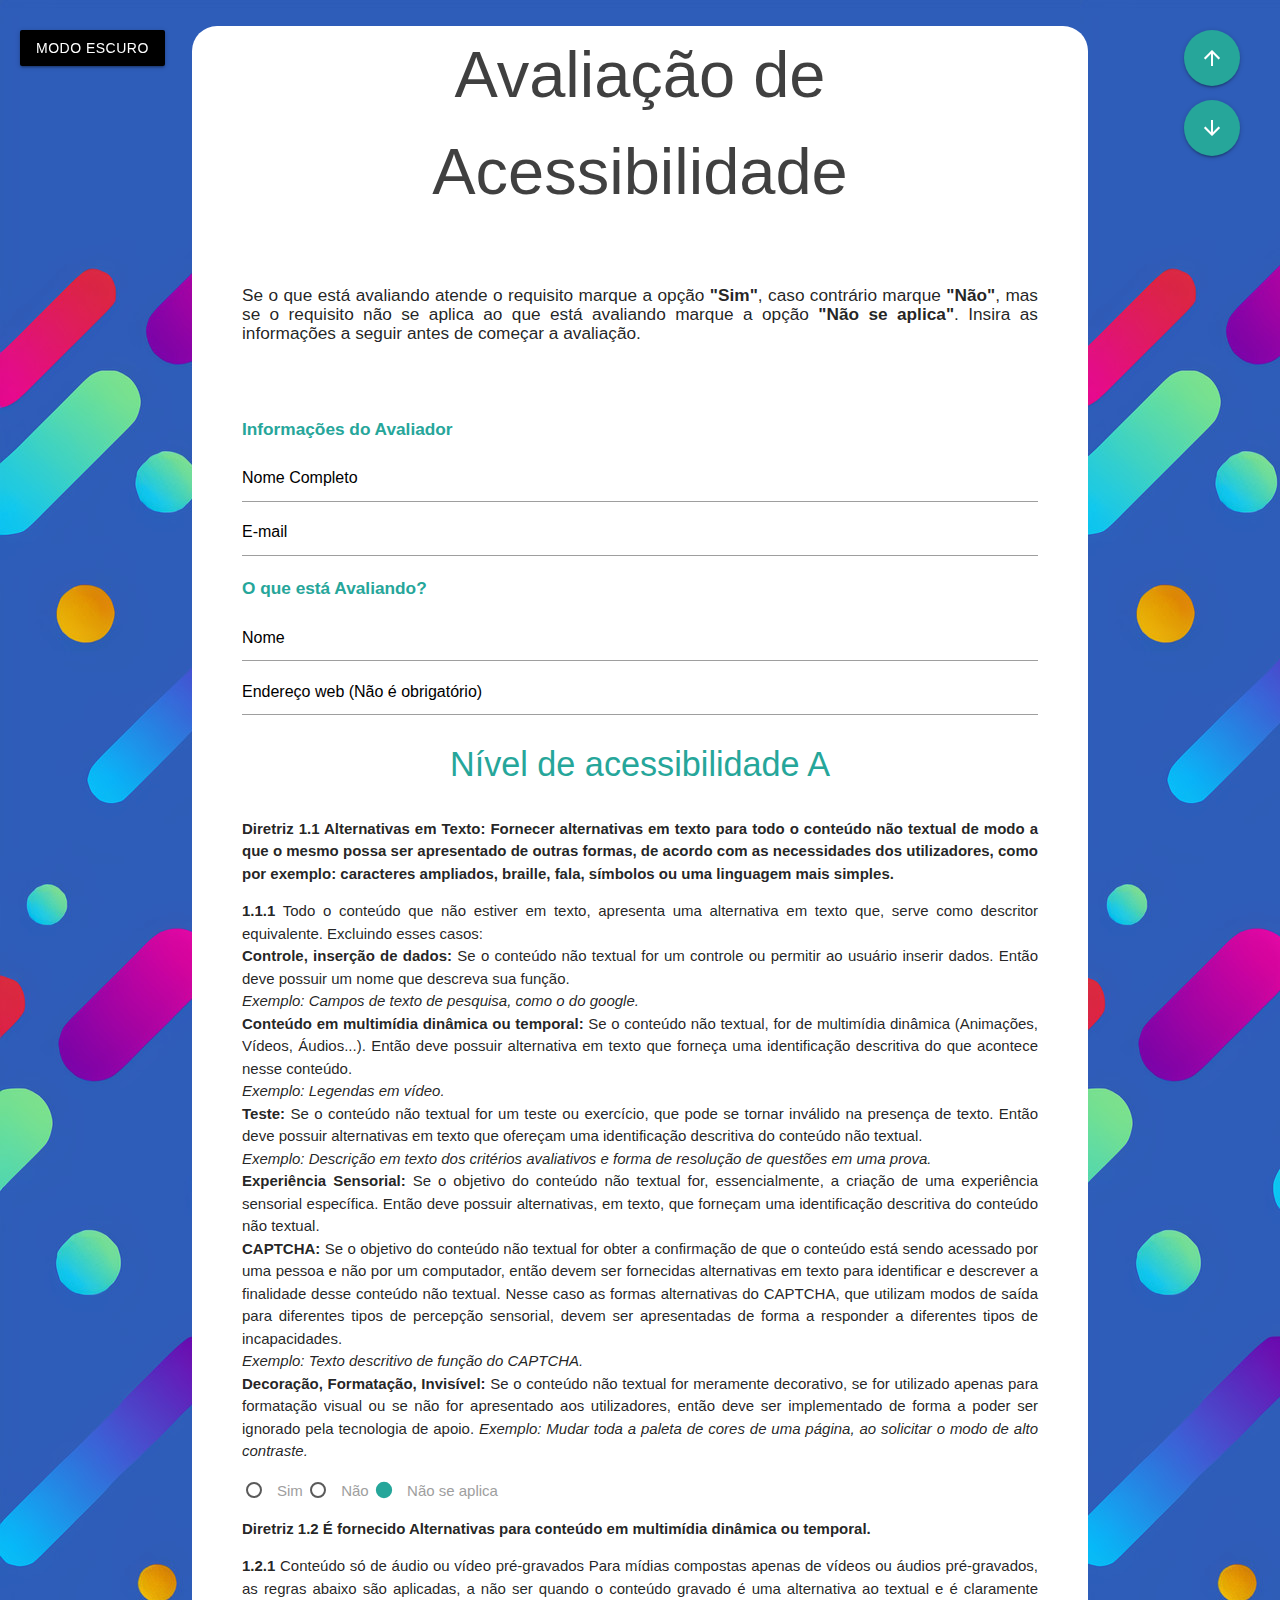
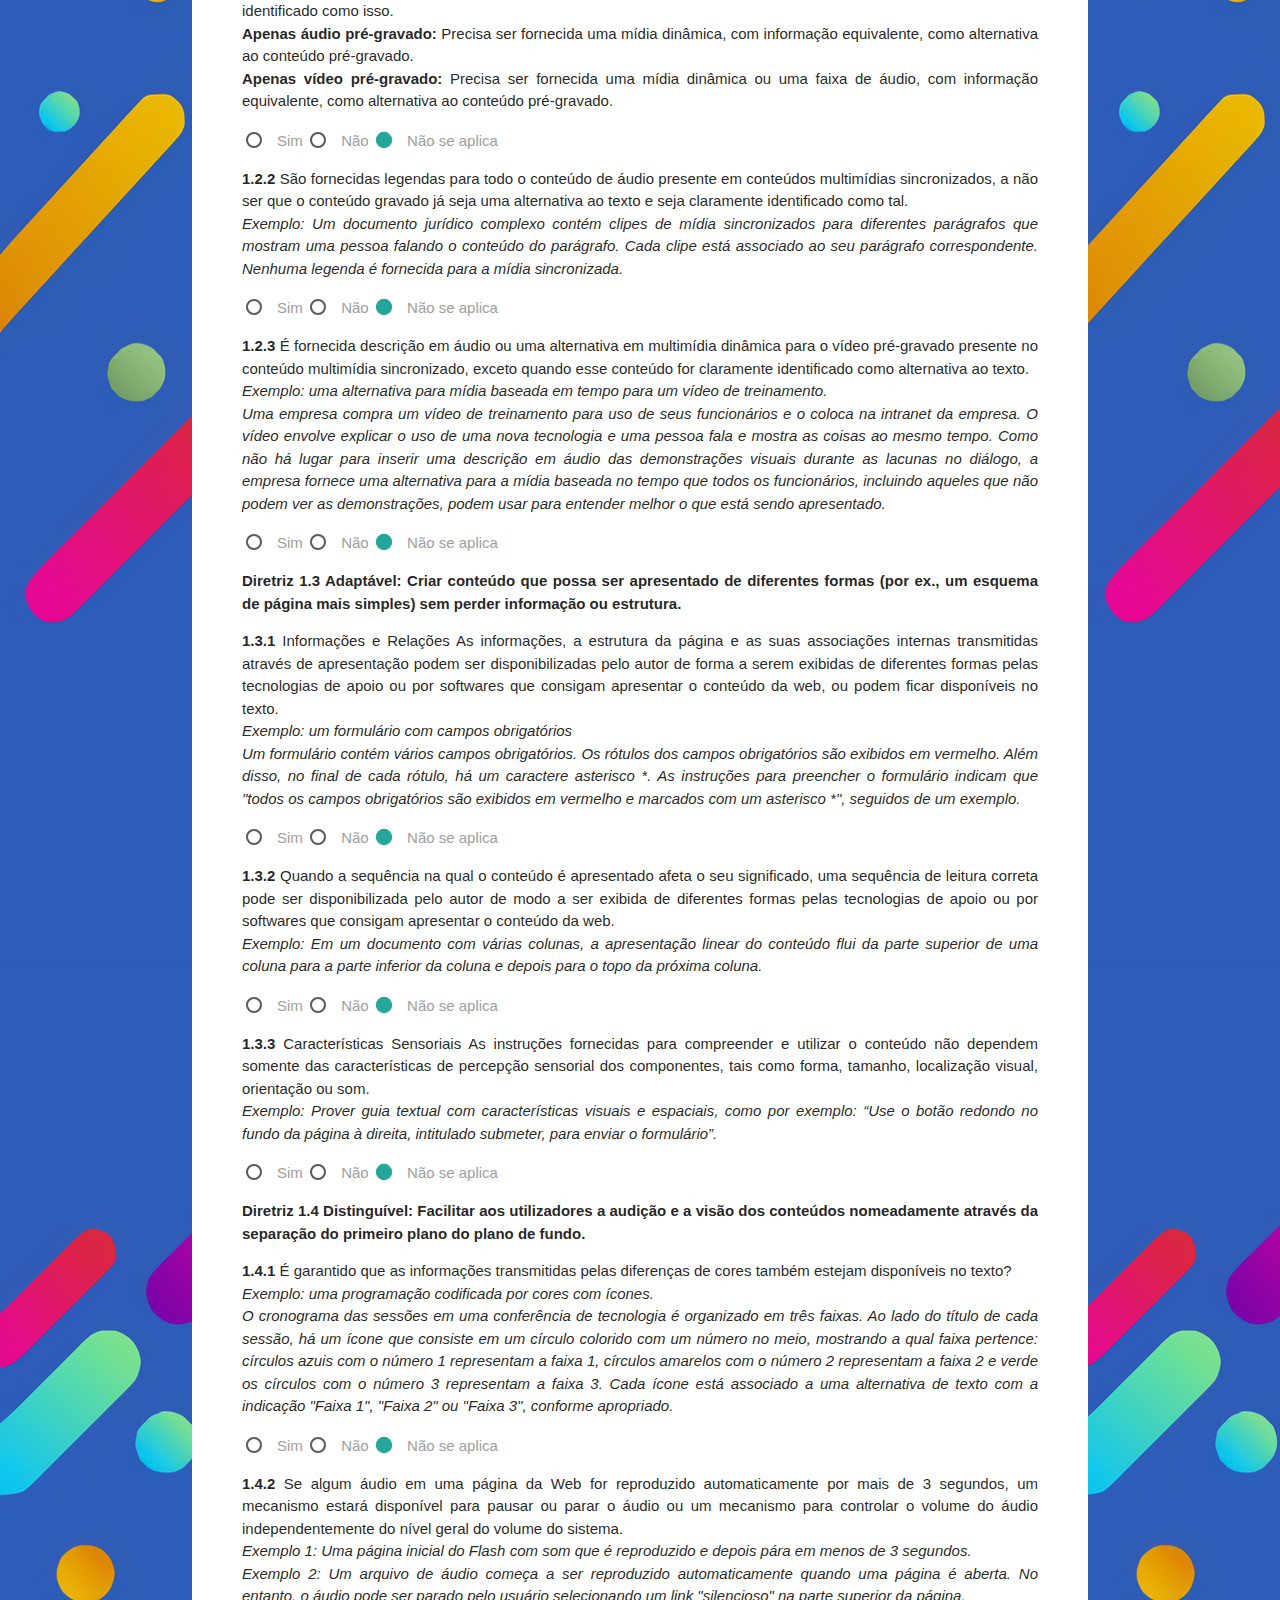
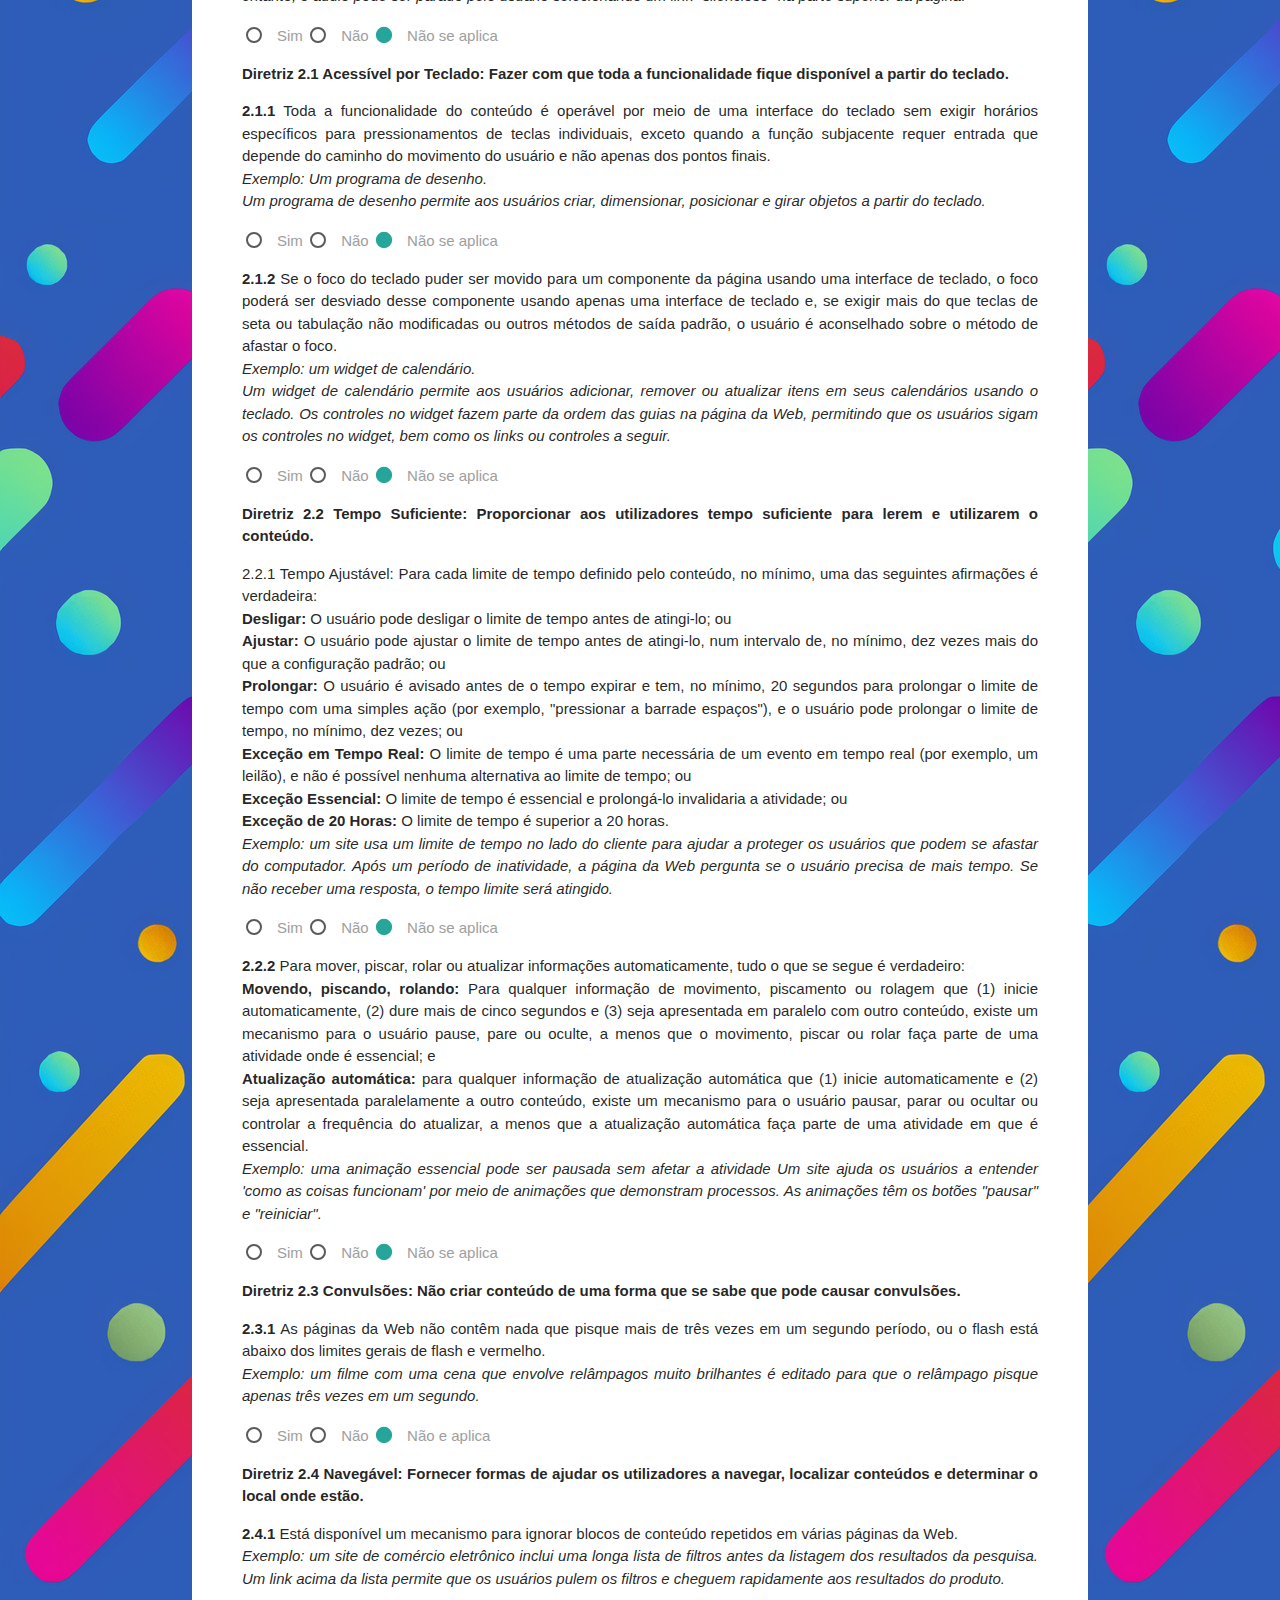
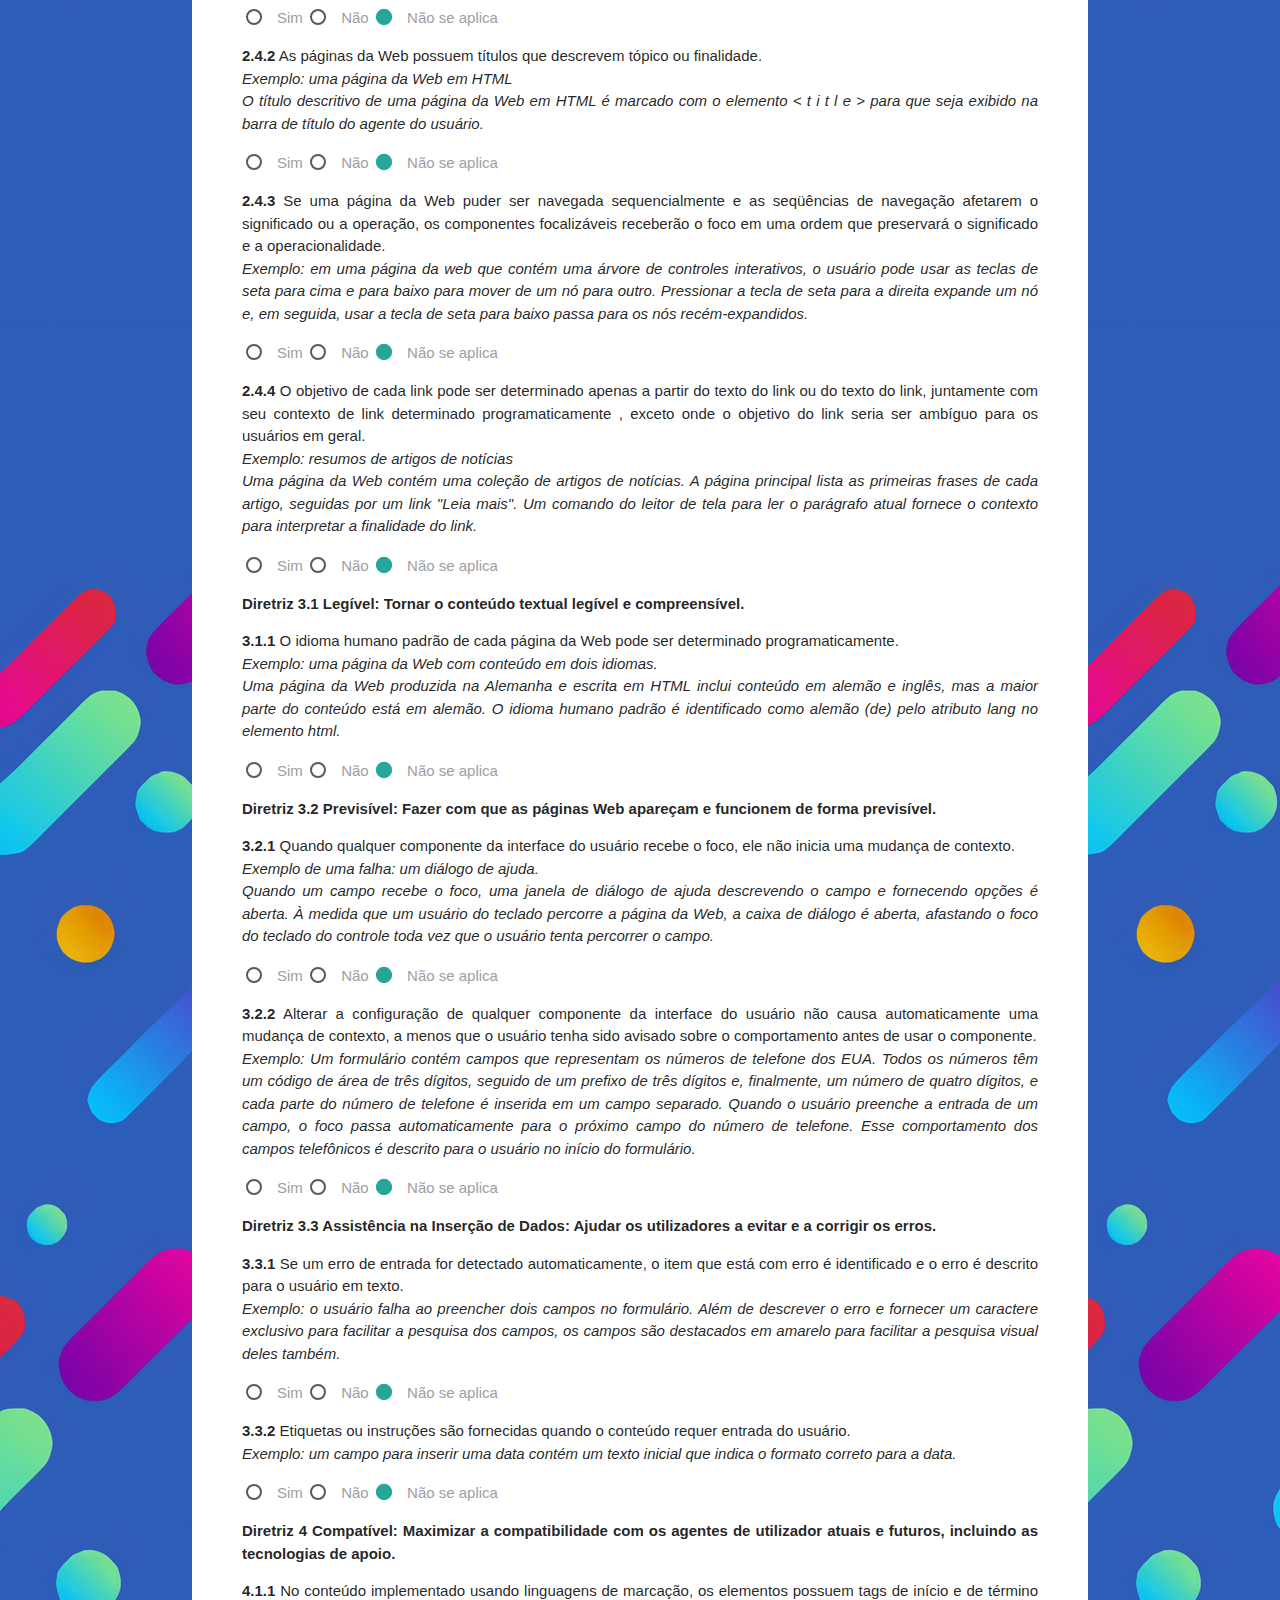
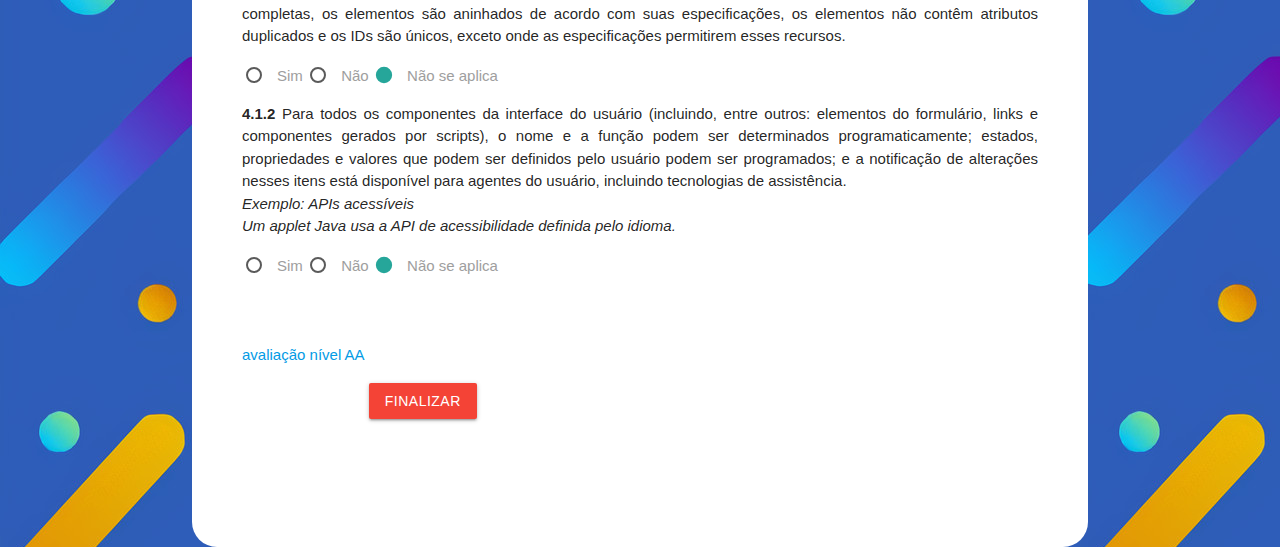
<file: nivelA.html>
<!DOCTYPE html>
<html>
<head>

	<meta charset="utf-8">
	<link rel="stylesheet" href="https://cdnjs.cloudflare.com/ajax/libs/materialize/1.0.0/css/materialize.min.css">
	<link rel="stylesheet" type="text/css" href="css.css">
	<link href="https://fonts.googleapis.com/icon?family=Material+Icons" rel="stylesheet">
	<script src="jquery.js"></script>
	<script type="text/javascript" src="javascript.js"></script>
	<title>Avaliação de acessibilidade</title>

</head>

<body background="5.jpg">

	<button id="modoescuro"class="btn waves-effect waves-light black " type="submit" name="action">Modo Escuro</button>
	<a id="cima" class="btn-floating btn-large waves-effect waves-light btnNavegacao"><i class="medium material-icons">arrow_upward</i></a>
	<a id="baixo" class="btn-floating btn-large waves-effect waves-light btnNavegacao"><i class="medium material-icons">arrow_downward</i></a>
	
	<div class="meio">

		<form name="form" method="post" action="resultado.html">
		<font face="arial">

			<div id="top" class="a">
				<p class="titulo">Avaliação de Acessibilidade</p>
				<text align="justify"><font size="2"><h6><p>Se o que está avaliando atende o requisito marque a opção <b>"Sim"</b>, caso contrário marque <b>"Não"</b>, mas se o requisito não se aplica ao que está avaliando marque a opção <b>"Não se aplica"</b>. Insira as informações a seguir antes de começar a avaliação.</h6></font></text><br><br>
			</div>
	
			<text align="left"><p><h6><font color="#26a69a"><b>Informações do Avaliador</b></p></h6></text></font>
			<input id="idnomecompleto" name="nomecompleto" class="textbox"  type="text" placeholder="Nome Completo">
			<input id="idemail" name="email" class="textbox"  type="text" placeholder="E-mail">
			<text align="left"><p><h6><font color="#26a69a"><b>O que está Avaliando?</b></p></h6></text></font>
			<input id="idnomeconteudo" name="nomeconteudo" class="textbox"  type="text" placeholder="Nome">
			<input id="idurl" name="url" class="textbox" type="text" placeholder="Endereço web (Não é obrigatório)">
		
			<text align="center"><p><h4><font color="#26a69a">Nível de acessibilidade A</p></h4></text></font>

			<text align="justify"><p><b>Diretriz 1.1 Alternativas em Texto: Fornecer alternativas em texto para todo o conteúdo não textual de modo a que o mesmo possa ser apresentado de outras formas, de acordo com as necessidades dos utilizadores, como por exemplo: caracteres ampliados, braille, fala, símbolos ou uma linguagem mais simples.</b></p></text>

			<text align="justify"><p><b>1.1.1</b> Todo o conteúdo que não estiver em texto, apresenta uma alternativa em texto que, serve como descritor equivalente. Excluindo esses casos:</br>
				<b>Controle, inserção de dados:</b> Se o conteúdo não textual for um controle ou permitir ao usuário inserir dados. Então deve possuir um nome que descreva sua função.</br>
				<i>Exemplo: Campos de texto de pesquisa, como o do google.</i></br>
				<b>Conteúdo em multimídia dinâmica ou temporal:</b> Se o conteúdo não textual, for de multimídia dinâmica (Animações, Vídeos, Áudios...). Então deve possuir alternativa em texto que forneça uma identificação descritiva do que acontece nesse conteúdo.</br>
				<i>Exemplo: Legendas em vídeo.</i></br>
				<b>Teste:</b> Se o conteúdo não textual for um teste ou exercício, que pode se tornar inválido na presença de texto. Então deve possuir alternativas em texto que ofereçam uma identificação descritiva do conteúdo não textual.</br>
				<i>Exemplo: Descrição em texto dos critérios avaliativos e forma de resolução de questões em uma prova.</i></br>
				<b>Experiência Sensorial:</b> Se o objetivo do conteúdo não textual for, essencialmente, a criação de uma experiência sensorial específica. Então deve possuir alternativas, em texto, que forneçam uma identificação descritiva do conteúdo não textual.</br>
				<b>CAPTCHA:</b> Se o objetivo do conteúdo não textual for obter a confirmação de que o conteúdo está sendo acessado por uma pessoa e não por um computador, então devem ser fornecidas alternativas em texto para identificar e descrever a finalidade desse conteúdo não textual. Nesse caso as formas alternativas do CAPTCHA, que utilizam modos de saída para diferentes tipos de percepção sensorial, devem ser apresentadas de forma a responder a diferentes tipos de incapacidades.</br>
				<i>Exemplo: Texto descritivo de função do CAPTCHA.</i></br>
				<b>Decoração, Formatação, Invisível:</b> Se o conteúdo não textual for meramente decorativo, se for utilizado apenas para formatação visual ou se não for apresentado aos utilizadores, então deve ser implementado de forma a poder ser ignorado pela tecnologia de apoio.
				<i>Exemplo: Mudar toda a paleta de cores de uma página, ao solicitar o modo de alto contraste.</i></p></text>
			
			<p><input type="hidden" id="respostab1" class="resposta"/>
				<label>
					<input class="classbtt" name="b1" type="radio" />
					<span>Sim</span>
				</label>

				<label>
					<input class="classbtt" name="b1" type="radio" />
					<span>Não</span>
				</label>

				<label>
					<input class="classbtt" name="b1" type="radio" checked />
					<span>Não se aplica</span>
				</label>
			</p>

			<text align="justify"><p><b>Diretriz 1.2 É fornecido Alternativas para conteúdo em multimídia dinâmica ou temporal.</b></p>
			<text align="justify"><p><b>1.2.1</b> Conteúdo só de áudio ou vídeo pré-gravados Para mídias compostas apenas de vídeos ou áudios pré-gravados, as regras abaixo são aplicadas, a não ser quando o conteúdo gravado é uma alternativa ao textual e é claramente identificado como isso.</br>
				<b>Apenas áudio pré-gravado:</b> Precisa ser fornecida uma mídia dinâmica, com informação equivalente, como alternativa ao conteúdo pré-gravado.</br>
				<b>Apenas vídeo pré-gravado:</b> Precisa ser fornecida uma mídia dinâmica ou uma faixa de áudio, com informação equivalente, como alternativa ao conteúdo pré-gravado.</p>
			</text>

			<p><input type="hidden" id="respostab2" class="resposta"/>
				<label>
					<input name="b2" type="radio" />
					<span>Sim</span>
				</label>

				<label>
					<input name="b2" type="radio" />
					<span>Não</span>
				</label>

				<label>
					<input name="b2" type="radio" checked />
					<span>Não se aplica</span>
				</label>

			</p>
			
			<text align="justify"><p><b>1.2.2</b> São fornecidas legendas para todo o conteúdo de áudio presente em conteúdos multimídias sincronizados, a não ser que o conteúdo gravado já seja uma alternativa ao texto e seja claramente identificado como tal.</br>
				<i>Exemplo: Um documento jurídico complexo contém clipes de mídia sincronizados para diferentes parágrafos que mostram uma pessoa falando o conteúdo do parágrafo. Cada clipe está associado ao seu parágrafo correspondente. Nenhuma legenda é fornecida para a mídia sincronizada.</i></p>
			</text>
			
			<p><input type="hidden" id="respostab3" class="resposta"/>
				<label>
					<input name="b3" type="radio" />
					<span>Sim</span>
				</label>

				<label>
					<input name="b3" type="radio" />
					<span>Não</span>
				</label>

				<label>
					<input name="b3" type="radio" checked />
					<span>Não se aplica</span>
				</label>

			</p>
			
			<text align="justify"><p><b>1.2.3</b> É fornecida descrição em áudio ou uma alternativa em multimídia dinâmica para o vídeo pré-gravado presente no conteúdo multimídia sincronizado, exceto quando esse conteúdo for claramente identificado como alternativa ao texto.</br>
				<i>Exemplo: uma alternativa para mídia baseada em tempo para um vídeo de treinamento.</br>
				Uma empresa compra um vídeo de treinamento para uso de seus funcionários e o coloca na intranet da empresa. O vídeo envolve explicar o uso de uma nova tecnologia e uma pessoa fala e mostra as coisas ao mesmo tempo. Como não há lugar para inserir uma descrição em áudio das demonstrações visuais durante as lacunas no diálogo, a empresa fornece uma alternativa para a mídia baseada no tempo que todos os funcionários, incluindo aqueles que não podem ver as demonstrações, podem usar para entender melhor o que está sendo apresentado.</i></p>
			</text>
			
			<p><input type="hidden" id="respostab4" class="resposta"/>
				<label>
					<input name="b4" type="radio" />
					<span>Sim</span>
				</label>

				<label>
					<input name="b4" type="radio" />
					<span>Não</span>
				</label>

				<label>
					<input name="b4" type="radio" checked />
					<span>Não se aplica</span>
				</label>

			</p>
			
			<text align="justify"><p><b>Diretriz 1.3 Adaptável: Criar conteúdo que possa ser apresentado de diferentes formas (por ex., um esquema de página mais simples) sem perder informação ou estrutura.</b></p></text>
			<text align="justify"><p><b>1.3.1</b> Informações e Relações As informações, a estrutura da página e as suas associações internas transmitidas através de apresentação podem ser disponibilizadas pelo autor de forma a serem exibidas de diferentes formas pelas tecnologias de apoio ou por softwares que consigam apresentar o conteúdo da web, ou podem ficar disponíveis no texto.</br>
				<i>Exemplo: um formulário com campos obrigatórios</br>
				Um formulário contém vários campos obrigatórios. Os rótulos dos campos obrigatórios são exibidos em vermelho. Além disso, no final de cada rótulo, há um caractere asterisco *. As instruções para preencher o formulário indicam que "todos os campos obrigatórios são exibidos em vermelho e marcados com um asterisco *", seguidos de um exemplo.</i></p>
			</text>
			
			<p><input type="hidden" id="respostab5" class="resposta"/>
				<label>
					<input name="b5" type="radio" />
					<span>Sim</span>
				</label>

				<label>
					<input name="b5" type="radio" />
					<span>Não</span>
				</label>

				<label>
					<input name="b5" type="radio" checked />
					<span>Não se aplica</span>
				</label>

			</p>
			
			<text align="justify"><p><b>1.3.2</b> Quando a sequência na qual o conteúdo é apresentado afeta o seu significado, uma sequência de leitura correta pode ser disponibilizada pelo autor de modo a ser exibida de diferentes formas pelas tecnologias de apoio ou por softwares que consigam apresentar o conteúdo da web.</br>
				<i>Exemplo: Em um documento com várias colunas, a apresentação linear do conteúdo flui da parte superior de uma coluna para a parte inferior da coluna e depois para o topo da próxima coluna.</i></p>
			</text>
			
			<p><input type="hidden" id="respostab6" class="resposta"/>
				<label>
					<input name="b6" type="radio" />
					<span>Sim</span>
				</label>

				<label>
					<input name="b6" type="radio" />
					<span>Não</span>
				</label>

				<label>
					<input name="b6" type="radio" checked />
					<span>Não se aplica</span>
				</label>

			</p>
			
			<text align="justify"><p><b>1.3.3</b> Características Sensoriais As instruções fornecidas para compreender e utilizar o conteúdo não dependem somente das características de percepção sensorial dos componentes, tais como forma, tamanho, localização visual, orientação ou som.</br>
				<i>Exemplo: Prover guia textual com características visuais e espaciais, como por exemplo: “Use o botão redondo no fundo da página à direita, intitulado submeter, para enviar o formulário”.</i></p>
			</text>
			
			<p><input type="hidden" id="respostab7" class="resposta"/>
				<label>
					<input name="b7" type="radio" />
					<span>Sim</span>
				</label>

				<label>
					<input name="b7" type="radio" />
					<span>Não</span>
				</label>

				<label>
					<input name="b7" type="radio" checked />
					<span>Não se aplica</span>
				</label>

			</p>
			
			<text align="justify"><p><b>Diretriz 1.4 Distinguível: Facilitar aos utilizadores a audição e a visão dos conteúdos nomeadamente através da separação do primeiro plano do plano de fundo.</b></p>
			<text align="justify"><p><b>1.4.1</b> É garantido que as informações transmitidas pelas diferenças de cores também estejam disponíveis no texto?</br>
				<i>Exemplo: uma programação codificada por cores com ícones.</br>
				O cronograma das sessões em uma conferência de tecnologia é organizado em três faixas. Ao lado do título de cada sessão, há um ícone que consiste em um círculo colorido com um número no meio, mostrando a qual faixa pertence: círculos azuis com o número 1 representam a faixa 1, círculos amarelos com o número 2 representam a faixa 2 e verde os círculos com o número 3 representam a faixa 3. Cada ícone está associado a uma alternativa de texto com a indicação "Faixa 1", "Faixa 2" ou "Faixa 3", conforme apropriado.</i></p>
			</text>
			
			<p><input type="hidden" id="respostab8" class="resposta"/>
				<label>
					<input name="b8" type="radio" />
					<span>Sim</span>
				</label>

				<label>
					<input name="b8" type="radio" />
					<span>Não</span>
				</label>

				<label>
					<input name="b8" type="radio" checked />
					<span>Não se aplica</span>
				</label>

			</p>
			
			<text align="justify"><p><b>1.4.2</b> Se algum áudio em uma página da Web for reproduzido automaticamente por mais de 3 segundos, um mecanismo estará disponível para pausar ou parar o áudio ou um mecanismo para controlar o volume do áudio independentemente do nível geral do volume do sistema.</br>
				<i>Exemplo 1: Uma página inicial do Flash com som que é reproduzido e depois pára em menos de 3 segundos.</br>
				Exemplo 2: Um arquivo de áudio começa a ser reproduzido automaticamente quando uma página é aberta. No entanto, o áudio pode ser parado pelo usuário selecionando um link "silencioso" na parte superior da página.</i>
			</text>
			
			<p><input type="hidden" id="respostab9" class="resposta"/>
				<label>
					<input name="b9" type="radio" />
					<span>Sim</span>
				</label>

				<label>
					<input name="b9" type="radio" />
					<span>Não</span>
				</label>

				<label>
					<input name="b9" type="radio" checked />
					<span>Não se aplica</span>
				</label>

			</p>
			
			<text align="justify"><p><b>Diretriz 2.1 Acessível por Teclado: Fazer com que toda a funcionalidade fique disponível a partir do teclado.</b></p></text>
			<text align="justify"><p><b>2.1.1</b> Toda a funcionalidade do conteúdo é operável por meio de uma interface do teclado sem exigir horários específicos para pressionamentos de teclas individuais, exceto quando a função subjacente requer entrada que depende do caminho do movimento do usuário e não apenas dos pontos finais.</br>
				<i>Exemplo: Um programa de desenho.</br>
				Um programa de desenho permite aos usuários criar, dimensionar, posicionar e girar objetos a partir do teclado.</i></p>
			</text>
			
			<p><input type="hidden" id="respostab10" class="resposta"/>
				<label>
					<input name="b10" type="radio" />
					<span>Sim</span>
				</label>

				<label>
					<input name="b10" type="radio" />
					<span>Não</span>
				</label>

				<label>
					<input name="b10" type="radio" checked />
					<span>Não se aplica</span>
				</label>

			</p>
			<text align="justify"><p><b>2.1.2</b> Se o foco do teclado puder ser movido para um componente da página usando uma interface de teclado, o foco poderá ser desviado desse componente usando apenas uma interface de teclado e, se exigir mais do que teclas de seta ou tabulação não modificadas ou outros métodos de saída padrão, o usuário é aconselhado sobre o método de afastar o foco.</br>
				<i>Exemplo: um widget de calendário.</br>
				Um widget de calendário permite aos usuários adicionar, remover ou atualizar itens em seus calendários usando o teclado. Os controles no widget fazem parte da ordem das guias na página da Web, permitindo que os usuários sigam os controles no widget, bem como os links ou controles a seguir.</i></p>
			</text>
			
			<p><input type="hidden" id="respostab11" class="resposta"/>
				<label>
					<input name="b11" type="radio" />
					<span>Sim</span>
				</label>

				<label>
					<input name="b11" type="radio" />
					<span>Não</span>
				</label>

				<label>
					<input name="b11" type="radio" checked />
					<span>Não se aplica</span>
				</label>

			</p>
			
			<text align="justify"><p><b>Diretriz 2.2 Tempo Suficiente: Proporcionar aos utilizadores tempo suficiente para lerem e utilizarem o conteúdo.</b></p></text>
			<text align="justify"><p>2.2.1 Tempo Ajustável: Para cada limite de tempo definido pelo conteúdo, no mínimo, uma das seguintes afirmações é verdadeira:</br>
				<b>Desligar:</b> O usuário pode desligar o limite de tempo antes de atingi-lo; ou<br/>
				<b>Ajustar:</b> O usuário pode ajustar o limite de tempo antes de atingi-lo, num intervalo de, no mínimo, dez vezes mais do que a configuração padrão; ou<br/>
				<b>Prolongar:</b> O usuário é avisado antes de o tempo expirar e tem, no mínimo, 20 segundos para prolongar o limite de tempo com uma simples ação (por exemplo, "pressionar a barrade espaços"), e o usuário pode prolongar o limite de tempo, no mínimo, dez vezes; ou<br/>
				<b>Exceção em Tempo Real:</b> O limite de tempo é uma parte necessária de um evento em tempo real (por exemplo, um leilão), e não é possível nenhuma alternativa ao limite de tempo; ou<br/>
				<b>Exceção Essencial:</b> O limite de tempo é essencial e prolongá-lo invalidaria a atividade; ou<br/>
				<b>Exceção de 20 Horas:</b> O limite de tempo é superior a 20 horas.</br>
				<i>Exemplo: um site usa um limite de tempo no lado do cliente para ajudar a proteger os usuários que podem se afastar do computador. Após um período de inatividade, a página da Web pergunta se o usuário precisa de mais tempo. Se não receber uma resposta, o tempo limite será atingido.</i></p>
			</text>
			
			<p><input type="hidden" id="respostab12" class="resposta"/>
				<label>
					<input name="b12" type="radio" />
					<span>Sim</span>
				</label>

				<label>
					<input name="b12" type="radio" />
					<span>Não</span>
				</label>

				<label>
					<input name="b12" type="radio" checked />
					<span>Não se aplica</span>
				</label>

			</p>
			
			<text align="justify"><p><b>2.2.2</b> Para mover, piscar, rolar ou atualizar informações automaticamente, tudo o que se segue é verdadeiro:</br> 
				<b>Movendo, piscando, rolando:</b> Para qualquer informação de movimento, piscamento ou rolagem que (1) inicie automaticamente, (2) dure mais de cinco segundos e (3) seja apresentada em paralelo com outro conteúdo, existe um mecanismo para o usuário pause, pare ou oculte, a menos que o movimento, piscar ou rolar faça parte de uma atividade onde é essencial; e</br>
				<b>Atualização automática:</b> para qualquer informação de atualização automática que (1) inicie automaticamente e (2) seja apresentada paralelamente a outro conteúdo, existe um mecanismo para o usuário pausar, parar ou ocultar ou controlar a frequência do atualizar, a menos que a atualização automática faça parte de uma atividade em que é essencial.</br>
				<i>Exemplo: uma animação essencial pode ser pausada sem afetar a atividade
				Um site ajuda os usuários a entender 'como as coisas funcionam' por meio de animações que demonstram processos. As animações têm os botões "pausar" e "reiniciar".</i></p>
			</text>
			
			<p><input type="hidden" id="respostab13" class="resposta"/>
				<label>
					<input name="b13" type="radio" />
					<span>Sim</span>
				</label>

				<label>
					<input name="b13" type="radio" />
					<span>Não</span>
				</label>

				<label>
					<input name="b13" type="radio" checked />
					<span>Não se aplica</span>
				</label>

			</p>
			
			<text align="justify"><p><b>Diretriz 2.3 Convulsões: Não criar conteúdo de uma forma que se sabe que pode causar convulsões.</b></p></text>
			<text align="justify"><p><b>2.3.1</b> As páginas da Web não contêm nada que pisque mais de três vezes em um segundo período, ou o flash está abaixo dos limites gerais de flash e vermelho.</br>
				<i>Exemplo: um filme com uma cena que envolve relâmpagos muito brilhantes é editado para que o relâmpago pisque apenas três vezes em um segundo.</i></p>
			</text>
			
			<p><input type="hidden" id="respostab14" class="resposta"/>
				<label>
					<input name="b14" type="radio" />
					<span>Sim</span>
				</label>

				<label>
					<input name="b14" type="radio" />
					<span>Não</span>
				</label>

				<label>
					<input name="b14" type="radio" checked />
					<span>Não e aplica</span>
				</label>

			</p>
			
			<text align="justify"><p><b>Diretriz 2.4 Navegável: Fornecer formas de ajudar os utilizadores a navegar, localizar conteúdos e determinar o local onde estão.</b></p></text>
			<text align="justify"><p><b>2.4.1</b>  Está disponível um mecanismo para ignorar blocos de conteúdo repetidos em várias páginas da Web.</br>
				<i>Exemplo: um site de comércio eletrônico inclui uma longa lista de filtros antes da listagem dos resultados da pesquisa. Um link acima da lista permite que os usuários pulem os filtros e cheguem rapidamente aos resultados do produto.</i></p>
			</text>
			
			<p><input type="hidden" id="respostab15" class="resposta"/>
				<label>
					<input name="b15" type="radio" />
					<span>Sim</span>
				</label>

				<label>
					<input name="b15" type="radio" />
					<span>Não</span>
				</label>

				<label>
					<input name="b15" type="radio" checked />
					<span>Não se aplica</span>
				</label>

			</p>
			
			<text align="justify"><p><b>2.4.2</b> As páginas da Web possuem títulos que descrevem tópico ou finalidade.</br>
				<i>Exemplo: uma página da Web em HTML</br>
				O título descritivo de uma página da Web em HTML é marcado com o elemento < t i t l e > para que seja exibido na barra de título do agente do usuário.</i></p>
			</text>
			
			<p><input type="hidden" id="respostab16" class="resposta"/>
				<label>
					<input name="b16" type="radio" />
					<span>Sim</span>
				</label>

				<label>
					<input name="b16" type="radio" />
					<span>Não</span>
				</label>

				<label>
					<input name="b16" type="radio" checked />
					<span>Não se aplica</span>
				</label>

			</p>
			
			<text align="justify"><p><b>2.4.3</b> Se uma página da Web puder ser navegada sequencialmente e as seqüências de navegação afetarem o significado ou a operação, os componentes focalizáveis ​​receberão o foco em uma ordem que preservará o significado e a operacionalidade.</br>
				<i>Exemplo: em uma página da web que contém uma árvore de controles interativos, o usuário pode usar as teclas de seta para cima e para baixo para mover de um nó para outro. Pressionar a tecla de seta para a direita expande um nó e, em seguida, usar a tecla de seta para baixo passa para os nós recém-expandidos.</i></p>
			</text>
			
			<p><input type="hidden" id="respostab17" class="resposta"/>
				<label>
					<input name="b17" type="radio" />
					<span>Sim</span>
				</label>

				<label>
					<input name="b17" type="radio" />
					<span>Não</span>
				</label>

				<label>
					<input name="b17" type="radio" checked />
					<span>Não se aplica</span>
				</label>

			</p>
			<text align="justify"><p><b>2.4.4</b>  O objetivo de cada link pode ser determinado apenas a partir do texto do link ou do texto do link, juntamente com seu contexto de link determinado programaticamente , exceto onde o objetivo do link seria ser ambíguo para os usuários em geral.</br>
				<i>Exemplo: resumos de artigos de notícias</br>
				Uma página da Web contém uma coleção de artigos de notícias. A página principal lista as primeiras frases de cada artigo, seguidas por um link "Leia mais". Um comando do leitor de tela para ler o parágrafo atual fornece o contexto para interpretar a finalidade do link.</i></p>
			</text>
			
			<p><input type="hidden" id="respostab18" class="resposta"/>
				<label>
					<input name="b18" type="radio" />
					<span>Sim</span>
				</label>

				<label>
					<input name="b18" type="radio" />
					<span>Não</span>
				</label>

				<label>
					<input name="b18" type="radio" checked />
					<span>Não se aplica</span>
				</label>

			</p>
			
			<text align="justify"><p><b>Diretriz 3.1 Legível: Tornar o conteúdo textual legível e compreensível.</b></p></text>
			<text align="justify"><p><b>3.1.1</b> O idioma humano padrão de cada página da Web pode ser determinado programaticamente.</br>
				<i>Exemplo: uma página da Web com conteúdo em dois idiomas.</br>
				Uma página da Web produzida na Alemanha e escrita em HTML inclui conteúdo em alemão e inglês, mas a maior parte do conteúdo está em alemão. O idioma humano padrão é identificado como alemão (de) pelo atributo lang no elemento html.</i></p>
			</text>
			
			<p><input type="hidden" id="respostab19" class="resposta"/>
				<label>
					<input name="b19" type="radio" />
					<span>Sim</span>
				</label>

				<label>
					<input name="b19" type="radio" />
					<span>Não</span>
				</label>

				<label>
					<input name="b19" type="radio" checked />
					<span>Não se aplica</span>
				</label>

			</p>
			
			<text align="justify"><p><b>Diretriz 3.2 Previsível: Fazer com que as páginas Web apareçam e funcionem de forma previsível.</b></p></text>
			<text align="justify"><p><b>3.2.1</b> Quando qualquer componente da interface do usuário recebe o foco, ele não inicia uma mudança de contexto.</br>
				<i>Exemplo de uma falha: um diálogo de ajuda.</br>
				Quando um campo recebe o foco, uma janela de diálogo de ajuda descrevendo o campo e fornecendo opções é aberta. À medida que um usuário do teclado percorre a página da Web, a caixa de diálogo é aberta, afastando o foco do teclado do controle toda vez que o usuário tenta percorrer o campo.</i></p>
			</text>
			
			<p><input type="hidden" id="respostab20" class="resposta"/>
				<label>
					<input name="b20" type="radio" />
					<span>Sim</span>
				</label>

				<label>
					<input name="b20" type="radio" />
					<span>Não</span>
				</label>

				<label>
					<input name="b20" type="radio" checked />
					<span>Não se aplica</span>
				</label>

			</p>
			
			<text align="justify"><p><b>3.2.2</b> Alterar a configuração de qualquer componente da interface do usuário não causa automaticamente uma mudança de contexto, a menos que o usuário tenha sido avisado sobre o comportamento antes de usar o componente.</br>
				<i>Exemplo: Um formulário contém campos que representam os números de telefone dos EUA. Todos os números têm um código de área de três dígitos, seguido de um prefixo de três dígitos e, finalmente, um número de quatro dígitos, e cada parte do número de telefone é inserida em um campo separado. Quando o usuário preenche a entrada de um campo, o foco passa automaticamente para o próximo campo do número de telefone. Esse comportamento dos campos telefônicos é descrito para o usuário no início do formulário.</i></p>
			</text>
			
			<p><input type="hidden" id="respostab21" class="resposta"/>
				<label>
					<input name="b21" type="radio" />
					<span>Sim</span>
				</label>

				<label>
					<input name="b21" type="radio" />
					<span>Não</span>
				</label>

				<label>
					<input name="b21" type="radio" checked />
					<span>Não se aplica</span>
				</label>

			</p>
			
			<text align="justify"><p><b>Diretriz 3.3 Assistência na Inserção de Dados: Ajudar os utilizadores a evitar e a corrigir os erros.</b></p></text>
			<text align="justify"><p><b>3.3.1</b> Se um erro de entrada for detectado automaticamente, o item que está com erro é identificado e o erro é descrito para o usuário em texto.</br>
				<i>Exemplo: o usuário falha ao preencher dois campos no formulário. Além de descrever o erro e fornecer um caractere exclusivo para facilitar a pesquisa dos campos, os campos são destacados em amarelo para facilitar a pesquisa visual deles também.</i></p>
			</text>
			
			<p><input type="hidden" id="respostab22" class="resposta"/>
				<label>
					<input name="b22" type="radio" />
					<span>Sim</span>
				</label>

				<label>
					<input name="b22" type="radio" />
					<span>Não</span>
				</label>

				<label>
					<input name="b22" type="radio" checked />
					<span>Não se aplica</span>
				</label>

			</p>
			
			<text align="justify"><p><b>3.3.2</b>  Etiquetas ou instruções são fornecidas quando o conteúdo requer entrada do usuário.</br>
				<i>Exemplo: um campo para inserir uma data contém um texto inicial que indica o formato correto para a data.</i></p>
			</text>
			
			<p><input type="hidden" id="respostab23" class="resposta"/>
				<label>
					<input name="b23" type="radio" />
					<span>Sim</span>
				</label>

				<label>
					<input name="b23" type="radio" />
					<span>Não</span>
				</label>

				<label>
					<input name="b23" type="radio" checked />
					<span>Não se aplica</span>
				</label>

			</p>
			
			<text align="justify"><p><b>Diretriz 4 Compatível: Maximizar a compatibilidade com os agentes de utilizador atuais e futuros, incluindo as tecnologias de apoio.</b></p></text>
			<text align="justify"><p><b>4.1.1</b> No conteúdo implementado usando linguagens de marcação, os elementos possuem tags de início e de término completas, os elementos são aninhados de acordo com suas especificações, os elementos não contêm atributos duplicados e os IDs são únicos, exceto onde as especificações permitirem esses recursos.</p>
			</text>
			
			<p><input type="hidden" id="respostab24" class="resposta"/>
				<label>
					<input name="b24" type="radio" />
					<span>Sim</span>
				</label>

				<label>
					<input name="b24" type="radio" />
					<span>Não</span>
				</label>

				<label>
					<input name="b24" type="radio" checked />
					<span>Não se aplica</span>
				</label>

			</p>
			
			<text align="justify"><p><b>4.1.2</b> Para todos os componentes da interface do usuário (incluindo, entre outros: elementos do formulário, links e componentes gerados por scripts), o nome e a função podem ser determinados programaticamente; estados, propriedades e valores que podem ser definidos pelo usuário podem ser programados; e a notificação de alterações nesses itens está disponível para agentes do usuário, incluindo tecnologias de assistência.</br>
				<i>Exemplo: APIs acessíveis</br>
				Um applet Java usa a API de acessibilidade definida pelo idioma.</i></p>
			</text>
			
			<p><input type="hidden" id="respostab25" class="resposta"/>
				<label>
					<input name="b25" type="radio" />
					<span>Sim</span>
				</label>

				<label>
					<input name="b25" type="radio" />
					<span>Não</span>
				</label>

				<label>
					<input name="b25" type="radio" checked />
					<span>Não se aplica</span>
				</label>

			</p>

			<div id="base">

				<a id="irAA" href="nivelAA.html" class="classbtt" class="btn waves-effect waves-light espaco right" target="_self" type="button"> avaliação nível AA </a>
				
				<button id="finalizar" class="btn waves-effect waves-light red espaco" type="submit" name="submit" value="Finalizar" > Finalizar </button>
			
			</div>

		</font>
		</form>
	</div>

</body>
</html>
</file>
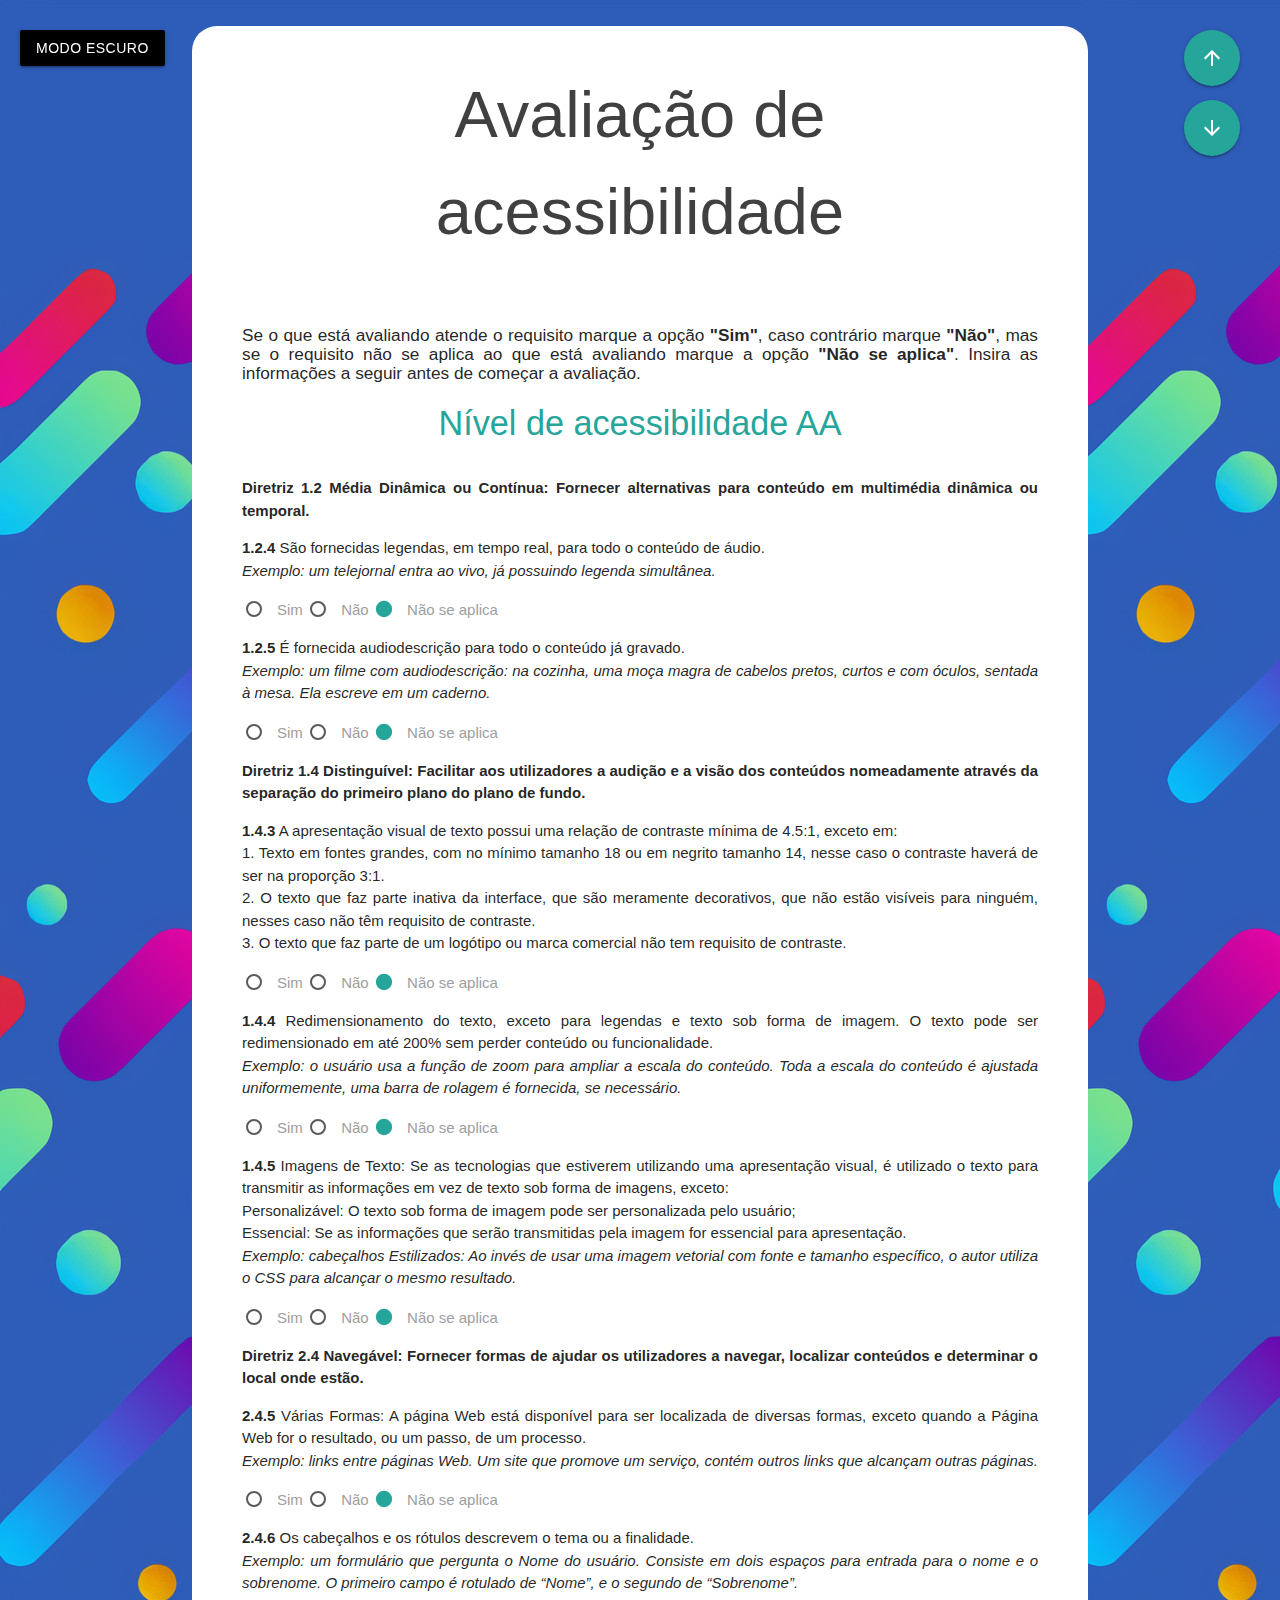
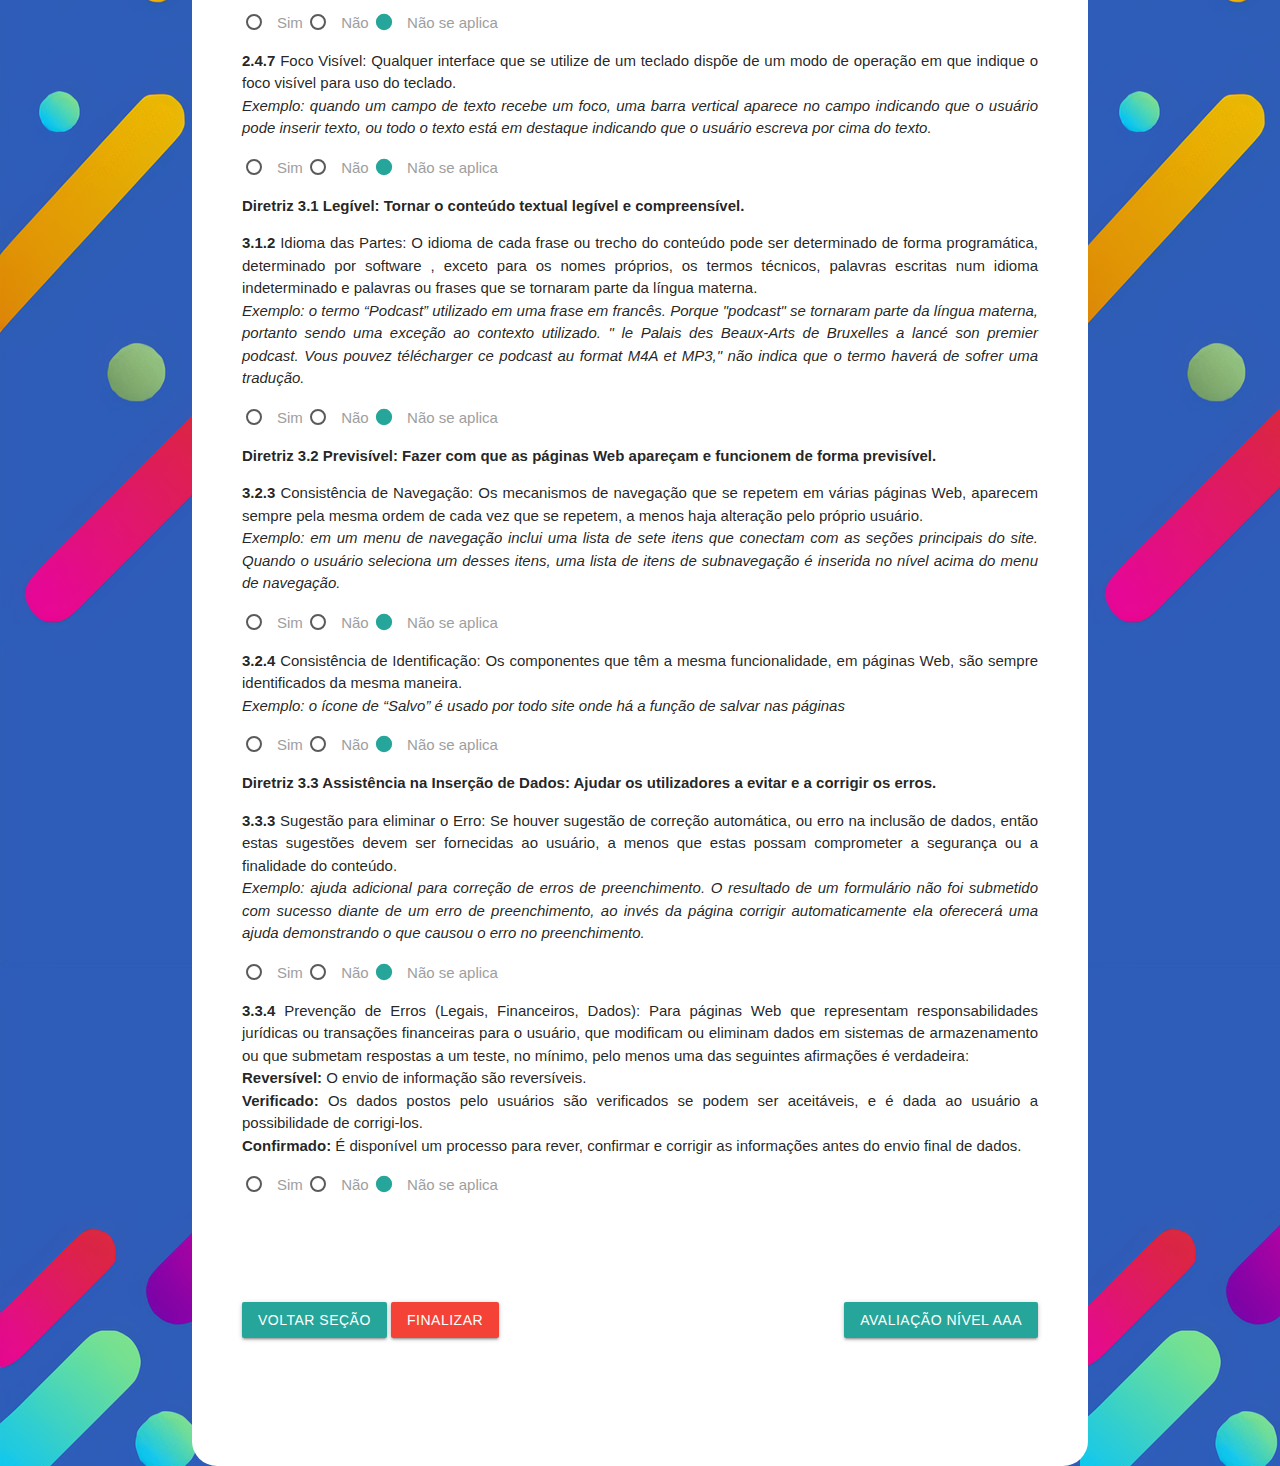
<file: nivelAA.html>
<!DOCTYPE html>
<html>
<head>
	
	<meta charset="utf-8">
 	<link rel="stylesheet" href="https://cdnjs.cloudflare.com/ajax/libs/materialize/1.0.0/css/materialize.min.css">
	<link rel="stylesheet" type="text/css" href="estilo.css">
	<link href="https://fonts.googleapis.com/icon?family=Material+Icons" rel="stylesheet">
	<script src="jquery.js"></script>
	<script type="text/javascript" src="javascript.js"></script>
	<title>Avaliação de acessibilidade</title>
	 
</head>

<body background="5.jpg">

	<script>

		$(function(){
			alert('GRAYS ANATOMY É RUIM');
		});

	</script>
	

	<button id="md"class="btn waves-effect waves-light black" type="submit" name="action">Modo Escuro</button>
	<a id="cima" class="btn-floating btn-large waves-effect waves-light btnNavegacao"><i class="medium material-icons">arrow_downward</i></a>
	<a id="baixo" class="btn-floating btn-large waves-effect waves-light btnNavegacao"><i class="medium material-icons">arrow_upward</i></a>

	<div class="meio">

		<form name="form" method="post" action="page.html">
 		<font face="arial">

 			<div id="top" class="a">
				<p class="titulo">Avaliação de acessibilidade</p>
 				<text align="justify"><font size="2"><p><h6>Se o que está avaliando atende o requisito marque a opção <b>"Sim"</b>, caso contrário marque <b>"Não"</b>, mas se o requisito não se aplica ao que está avaliando marque a opção <b>"Não se aplica"</b>. Insira as informações a seguir antes de começar a avaliação.</h6></p></font></text>
			</div>
			 
 			<text align="center"><p><h4><font color="#26a69a">Nível de acessibilidade AA</p></h4></text></font>
 			<text align="justify"><b><p>Diretriz 1.2 Média Dinâmica ou Contínua: Fornecer alternativas para conteúdo em multimédia dinâmica ou temporal.</p></b></text>
 			<text align="justify"><p><b>1.2.4</b> São fornecidas legendas, em tempo real, para todo o conteúdo de áudio.</br><i>Exemplo: um telejornal entra ao vivo, já possuindo legenda simultânea.</i></p></text>
			  
			 <p>
   				<label>
      				<input name="b1" type="radio" />
    	  			<span>Sim</span>
    			</label>
 				<label>
      				<input name="b1" type="radio" />
   	  				<span>Não</span>
    			</label>
				<label>
					<input name="b1" type="radio" checked/>
					<span>Não se aplica</span>
				</label>
			  </p>
			  
  			<text align="justify"><p><b>1.2.5</b> É fornecida audiodescrição para todo o conteúdo já gravado.</br>
        <i>Exemplo: um filme com audiodescrição: na cozinha, uma moça magra de cabelos pretos, curtos e com   óculos, sentada à mesa. Ela escreve em um caderno.</i></p></text>
  			<p>
   				<label>
      				<input name="b2" type="radio"/>
    	  			<span>Sim</span>
    			</label>
 				<label>
      				<input name="b2" type="radio" />
   	  				<span>Não</span>
    			</label>
          <label>
              <input name="b2" type="radio" checked />
              <span>Não se aplica</span>
          </label>
  			</p>
  			<text align="justify"><b><p>Diretriz 1.4 Distinguível: Facilitar aos utilizadores a audição e a visão dos conteúdos nomeadamente através da separação do primeiro plano do plano de fundo.</p></b></text>
  			<text align="justify"><p><b>1.4.3</b> A apresentação visual de texto possui uma relação de contraste mínima de 4.5:1, exceto em:</br>
       1. Texto em fontes grandes, com no mínimo tamanho 18 ou em negrito tamanho 14, nesse caso o contraste haverá de ser na proporção 3:1.</br>
       2. O texto que faz parte inativa da interface, que são meramente decorativos, que não estão visíveis para ninguém, nesses caso não têm requisito de contraste.</br>
       3. O texto que faz parte de um logótipo ou marca comercial não tem requisito de contraste.</br></p></text>
  			<p>
   				<label>
      				<input name="b3" type="radio" checked />
    	  			<span>Sim</span>
    			</label>
 				<label>
      				<input name="b3" type="radio" checked />
   	  				<span>Não</span>
    			</label>
          <label>
              <input name="b3" type="radio" checked />
              <span>Não se aplica</span>
          </label>
  			</p>
  			<text align="justify"><p><b>1.4.4</b> Redimensionamento do texto, exceto para legendas e texto sob forma de imagem. O texto pode ser redimensionado em até 200% sem perder conteúdo ou funcionalidade.</br>
          <i>Exemplo: o usuário usa a função de zoom para ampliar a escala do conteúdo. Toda a escala do conteúdo é ajustada uniformemente, uma barra de rolagem é fornecida, se necessário.</i></p></text><p>
   				<label>
      				<input name="b4" type="radio" checked />
    	  			<span>Sim</span>
    			</label>
 				<label>
      				<input name="b4" type="radio" checked />
   	  				<span>Não</span>
    			</label>
          <label>
              <input name="b4" type="radio" checked />
              <span>Não se aplica</span>
          </label>
  			</p>
  			<text align="justify"><p><b>1.4.5</b> Imagens de Texto: Se as tecnologias que estiverem utilizando uma apresentação visual, é utilizado o texto para transmitir as informações em vez de texto sob forma de imagens, exceto:</br>
        Personalizável: O texto sob forma de imagem pode ser personalizada pelo usuário;</br>
        Essencial: Se as informações que serão transmitidas pela imagem for essencial para apresentação.</br>
        <i>Exemplo: cabeçalhos Estilizados: Ao invés de usar uma imagem vetorial com fonte e tamanho específico, o autor utiliza  o CSS para alcançar o mesmo resultado.</i></p></text>
  			<p>
   				<label>
      				<input name="b5" type="radio" checked />
    	  			<span>Sim</span>
    			</label>
 				<label>
      				<input name="b5" type="radio" checked />
   	  				<span>Não</span>
    			</label>
          <label>
              <input name="b5" type="radio" checked />
              <span>Não se aplica</span>
          </label>
  			</p>
  			<text align="justify"><b><p>Diretriz 2.4 Navegável: Fornecer formas de ajudar os utilizadores a navegar, localizar conteúdos e determinar o local onde estão.</p></b></text>
  			<text align="justify"><p><b>2.4.5</b> Várias Formas: A página Web está disponível para ser localizada de diversas formas, exceto quando a Página Web for o resultado, ou um passo, de um processo.</br>
        <i>Exemplo: links entre páginas Web. Um site que promove um serviço, contém outros links que alcançam outras páginas.</i></p></text>
  			<p>
   				<label>
      				<input name="b6" type="radio" checked />
    	  			<span>Sim</span>
    			</label>
 				<label>
      				<input name="b6" type="radio" checked />
   	  				<span>Não</span>
    			</label>
          <label>
              <input name="b6" type="radio" checked />
              <span>Não se aplica</span>
          </label>
  			</p>
  			<text align="justify"><p><b>2.4.6</b> Os cabeçalhos e os rótulos descrevem o tema ou a finalidade.</br>
        <i>Exemplo: um formulário que pergunta o Nome do usuário. Consiste em dois espaços para entrada para o nome e o sobrenome. O primeiro campo é rotulado de “Nome”, e o segundo de “Sobrenome”.</i></p></text>
  			<p>
   				<label>
      				<input name="b7" type="radio" checked />
    	  			<span>Sim</span>
    			</label>
 				<label>
      				<input name="b7" type="radio" checked />
   	  				<span>Não</span>
    			</label>
          <label>
              <input name="b7" type="radio" checked />
              <span>Não se aplica</span>
          </label>
  			</p>
  			<text align="justify"><p><b>2.4.7</b> Foco Visível: Qualquer interface que se utilize de um teclado dispõe de um modo de operação em que indique o foco visível para uso do teclado.</br>
        <i>Exemplo: quando um campo de texto recebe um foco, uma barra vertical aparece no campo indicando que o usuário pode inserir texto, ou todo o texto está em destaque indicando que o usuário escreva por cima do texto.</i>
</p></text>
  			<p>
   				<label>
      				<input name="b8" type="radio" checked />
    	  			<span>Sim</span>
    			</label>
 				<label>
      				<input name="b8" type="radio" checked />
   	  				<span>Não</span>
    			</label>
          <label>
              <input name="b8" type="radio" checked />
              <span>Não se aplica</span>
          </label>
  			</p>
  			<text align="justify"><b><p>Diretriz 3.1 Legível: Tornar o conteúdo textual legível e compreensível.</p></b></text>
  			<text align="justify"><p><b>3.1.2</b> Idioma das Partes: O idioma de cada frase ou trecho do conteúdo pode ser determinado de forma programática, determinado por software , exceto para os nomes próprios, os termos técnicos, palavras escritas num idioma indeterminado e palavras ou frases que se tornaram parte da língua materna.</br> 
        <i>Exemplo: o termo “Podcast” utilizado em uma frase em francês. Porque "podcast" se tornaram parte da língua materna, portanto sendo uma exceção ao contexto utilizado. " le Palais des Beaux-Arts de Bruxelles a lancé son premier podcast. Vous pouvez télécharger ce podcast au format M4A et MP3," não indica que o termo haverá de sofrer uma tradução.</i>
</p></text>
  			<p>
   				<label>
      				<input name="b9" type="radio" checked />
    	  			<span>Sim</span>
    			</label>
 				<label>
      				<input name="b9" type="radio" checked />
   	  				<span>Não</span>
    			</label>
          <label>
              <input name="b9" type="radio" checked />
              <span>Não se aplica</span>
          </label>
  			</p>
  			<text align="justify"><b><p>Diretriz 3.2 Previsível: Fazer com que as páginas Web apareçam e funcionem de forma previsível.</p></b></text>
  			<text align="justify"><p><b>3.2.3</b> Consistência de Navegação: Os mecanismos de navegação que se repetem em várias páginas Web, aparecem sempre pela mesma ordem de cada vez que se repetem, a menos haja alteração pelo próprio usuário.</br>
        <i>Exemplo: em um menu de navegação inclui uma lista de sete itens que conectam com as seções principais do site. Quando o usuário seleciona um desses itens, uma lista de itens de subnavegação é inserida no nível acima do menu de navegação.</i></p></text>
  			<p>
   				<label>
      				<input name="b10" type="radio" checked />
    	  			<span>Sim</span>
    			</label>
 				<label>
      				<input name="b10" type="radio" checked />
   	  				<span>Não</span>
    			</label>
          <label>
              <input name="b10" type="radio" checked />
              <span>Não se aplica</span>
          </label>
  			</p>
  			<text align="justify"><p><b>3.2.4</b> Consistência de Identificação: Os componentes que têm a mesma funcionalidade, em páginas Web, são sempre identificados da mesma maneira.</br>
          <i>Exemplo: o ícone de “Salvo” é usado por todo site onde há a função de salvar nas páginas</i></p></text>
  			<p>
   				<label>
      				<input name="b11" type="radio" checked />
    	  			<span>Sim</span>
    			</label>
 				<label>
      				<input name="b11" type="radio" checked />
   	  				<span>Não</span>
    			</label>
          <label>
              <input name="b11" type="radio" checked />
              <span>Não se aplica</span>
          </label>
  			</p>
  			<text align="justify"><b><p>Diretriz 3.3 Assistência na Inserção de Dados: Ajudar os utilizadores a evitar e a corrigir os erros.</p></b></text>
  				<text align="justify"><p><b>3.3.3</b> Sugestão para eliminar o Erro: Se houver sugestão de correção automática, ou erro na inclusão de dados, então estas sugestões devem ser fornecidas ao usuário, a menos que estas possam comprometer a segurança ou a finalidade do conteúdo.</br>
          <i>Exemplo: ajuda adicional para correção de erros de preenchimento. O resultado de um formulário não foi submetido com sucesso diante de um erro de preenchimento, ao invés da página corrigir automaticamente ela oferecerá uma ajuda demonstrando o que causou o erro no preenchimento.</i></p></text>
  			<p>
   				<label>
      				<input name="b12" type="radio" checked />
    	  			<span>Sim</span>
    			</label>
 				<label>
      				<input name="b12" type="radio" checked />
   	  				<span>Não</span>
    			</label>
          <label>
              <input name="b12" type="radio" checked />
              <span>Não se aplica</span>
          </label>
  			</p>
  				<text align="justify"><p><b>3.3.4</b> Prevenção de Erros (Legais, Financeiros, Dados): Para páginas Web que representam responsabilidades jurídicas ou transações financeiras para o usuário, que modificam ou eliminam dados em sistemas de armazenamento ou que submetam respostas a um teste, no mínimo, pelo menos uma das seguintes afirmações é verdadeira:</br>
          <b>Reversível:</b> O envio de informação são reversíveis.</br>
          <b>Verificado:</b> Os dados postos pelo usuários são verificados se podem ser aceitáveis, e é dada ao usuário a possibilidade de corrigi-los.</br>
          <b>Confirmado:</b> É disponível um processo para rever, confirmar e corrigir as informações antes do envio final de dados.</br>
</p></text>
  			<p>
   				<label>
      				<input name="b13" type="radio" checked />
    	  			<span>Sim</span>
    			</label>
 				<label>
      				<input name="b13" type="radio" checked />
   	  				<span>Não</span>
    			</label>
          <label>
              <input name="b13" type="radio" checked />
              <span>Não se aplica</span>
          </label>
  			</p>

			<div id="base">
		
				<a href="nivelAAA.html" class="btn waves-effect waves-light espaco right" target="_self" type="button"> avaliação nível AAA </a>
				
				<a href="index.html" class="btn waves-effect waves-light espaco" target="_self" type="button"> Voltar seção </a>
				
				<button id="finalizar" class="btn waves-effect red espaco" type="submit" name="action">Finalizar</button>
			
			</div>
		</font>
		</form>
 	</div>
</body>
</html>
</file>
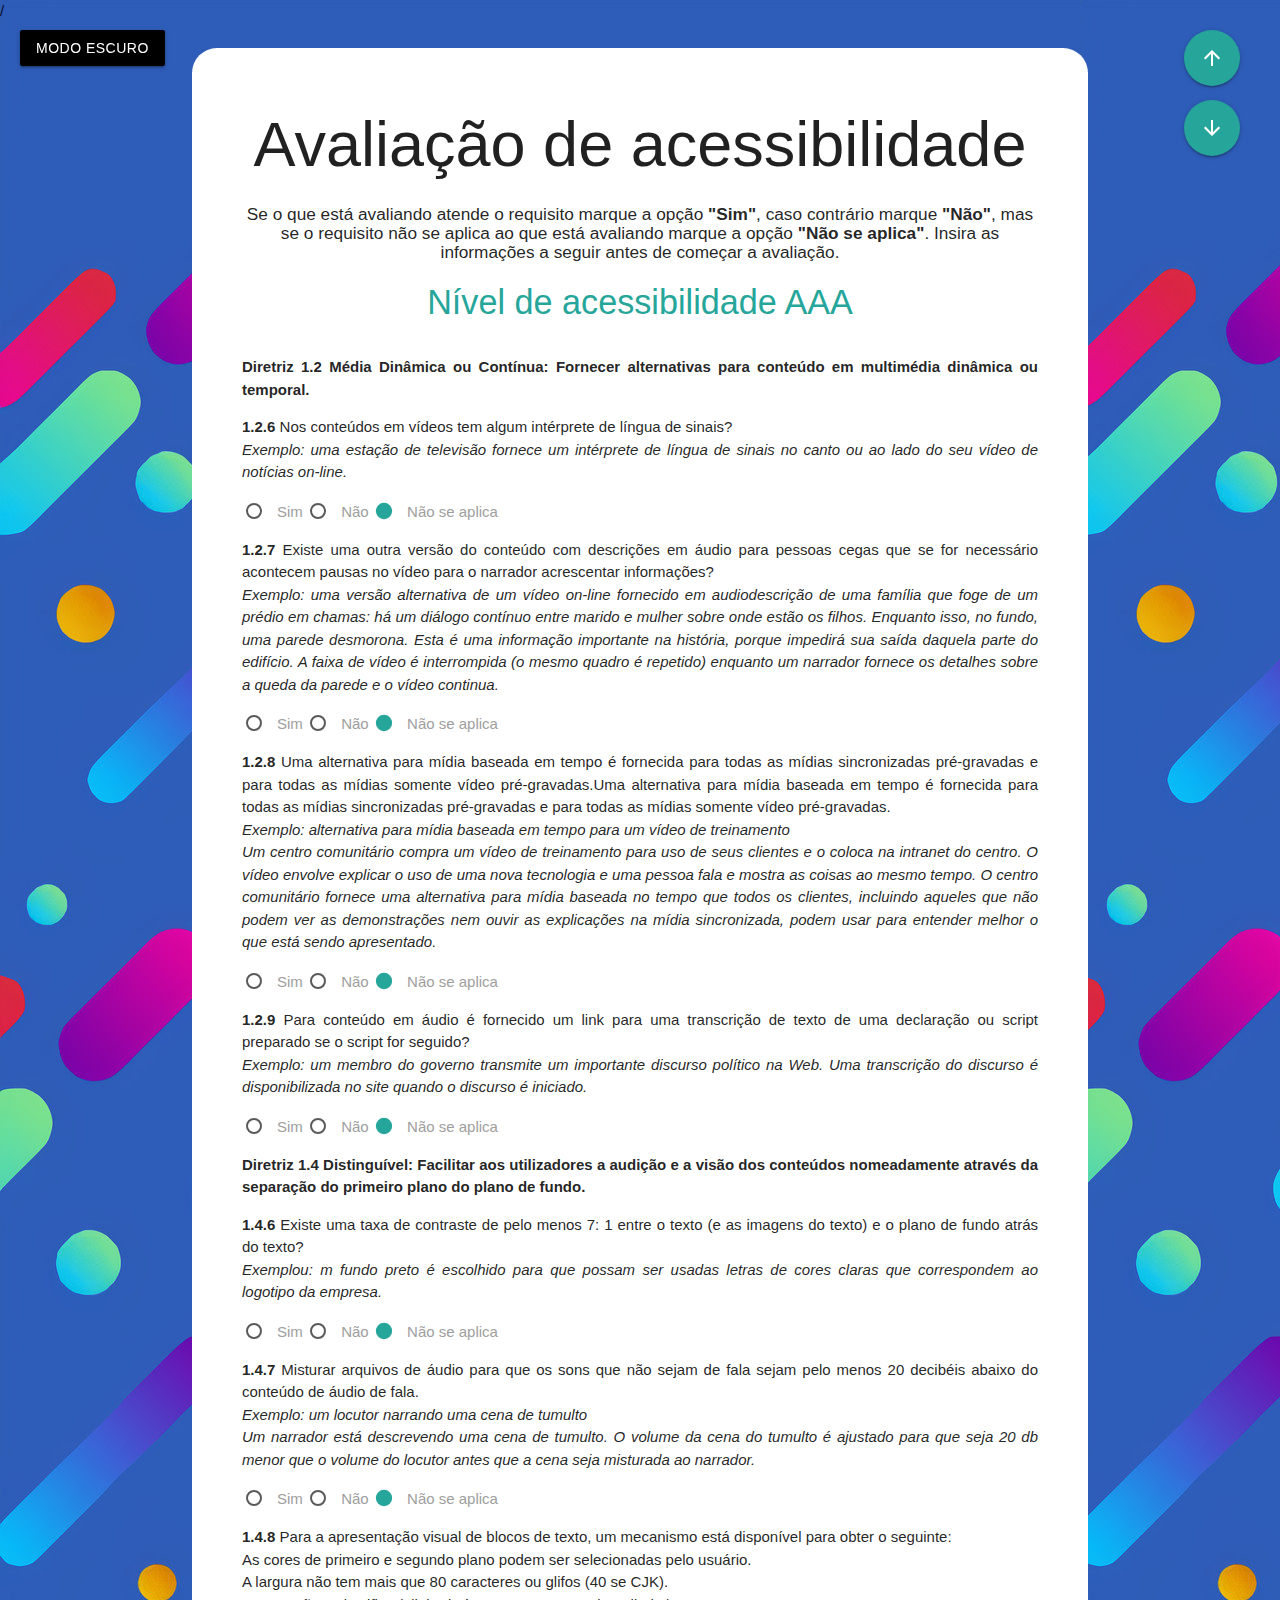
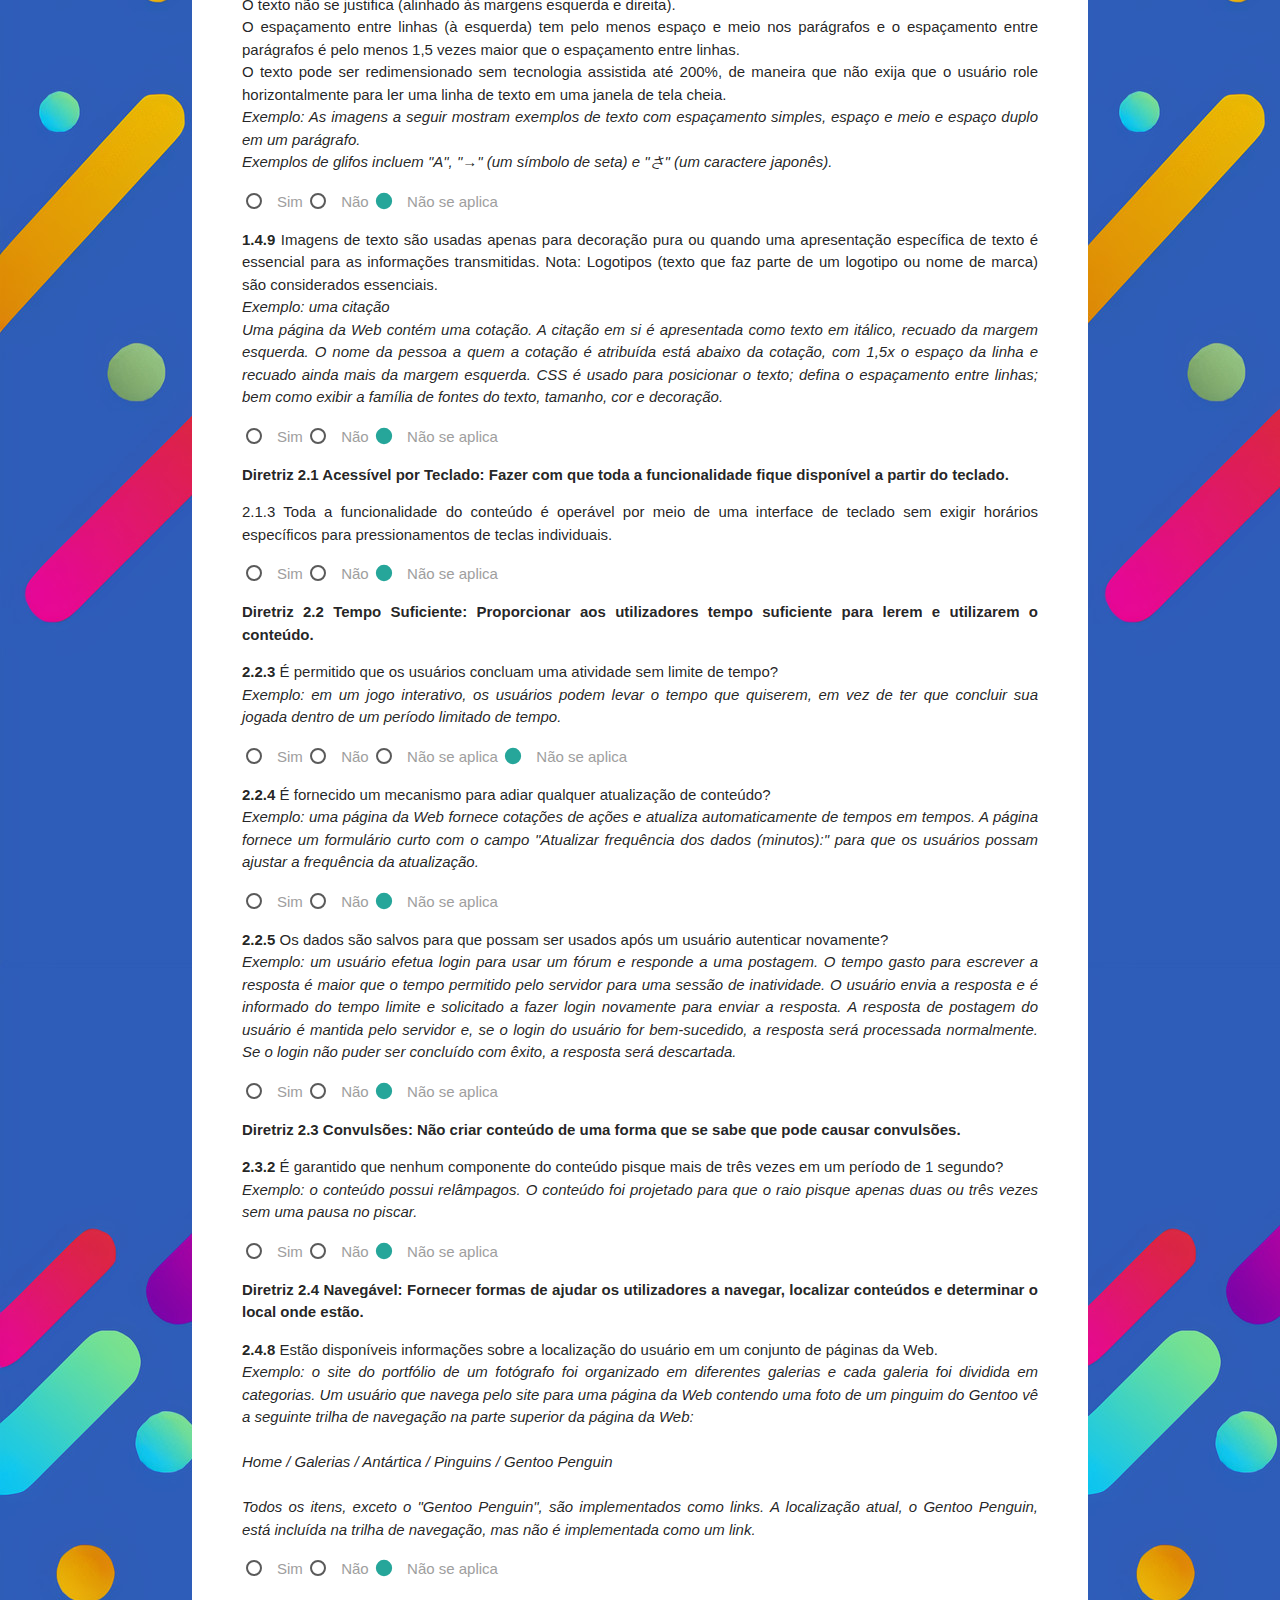
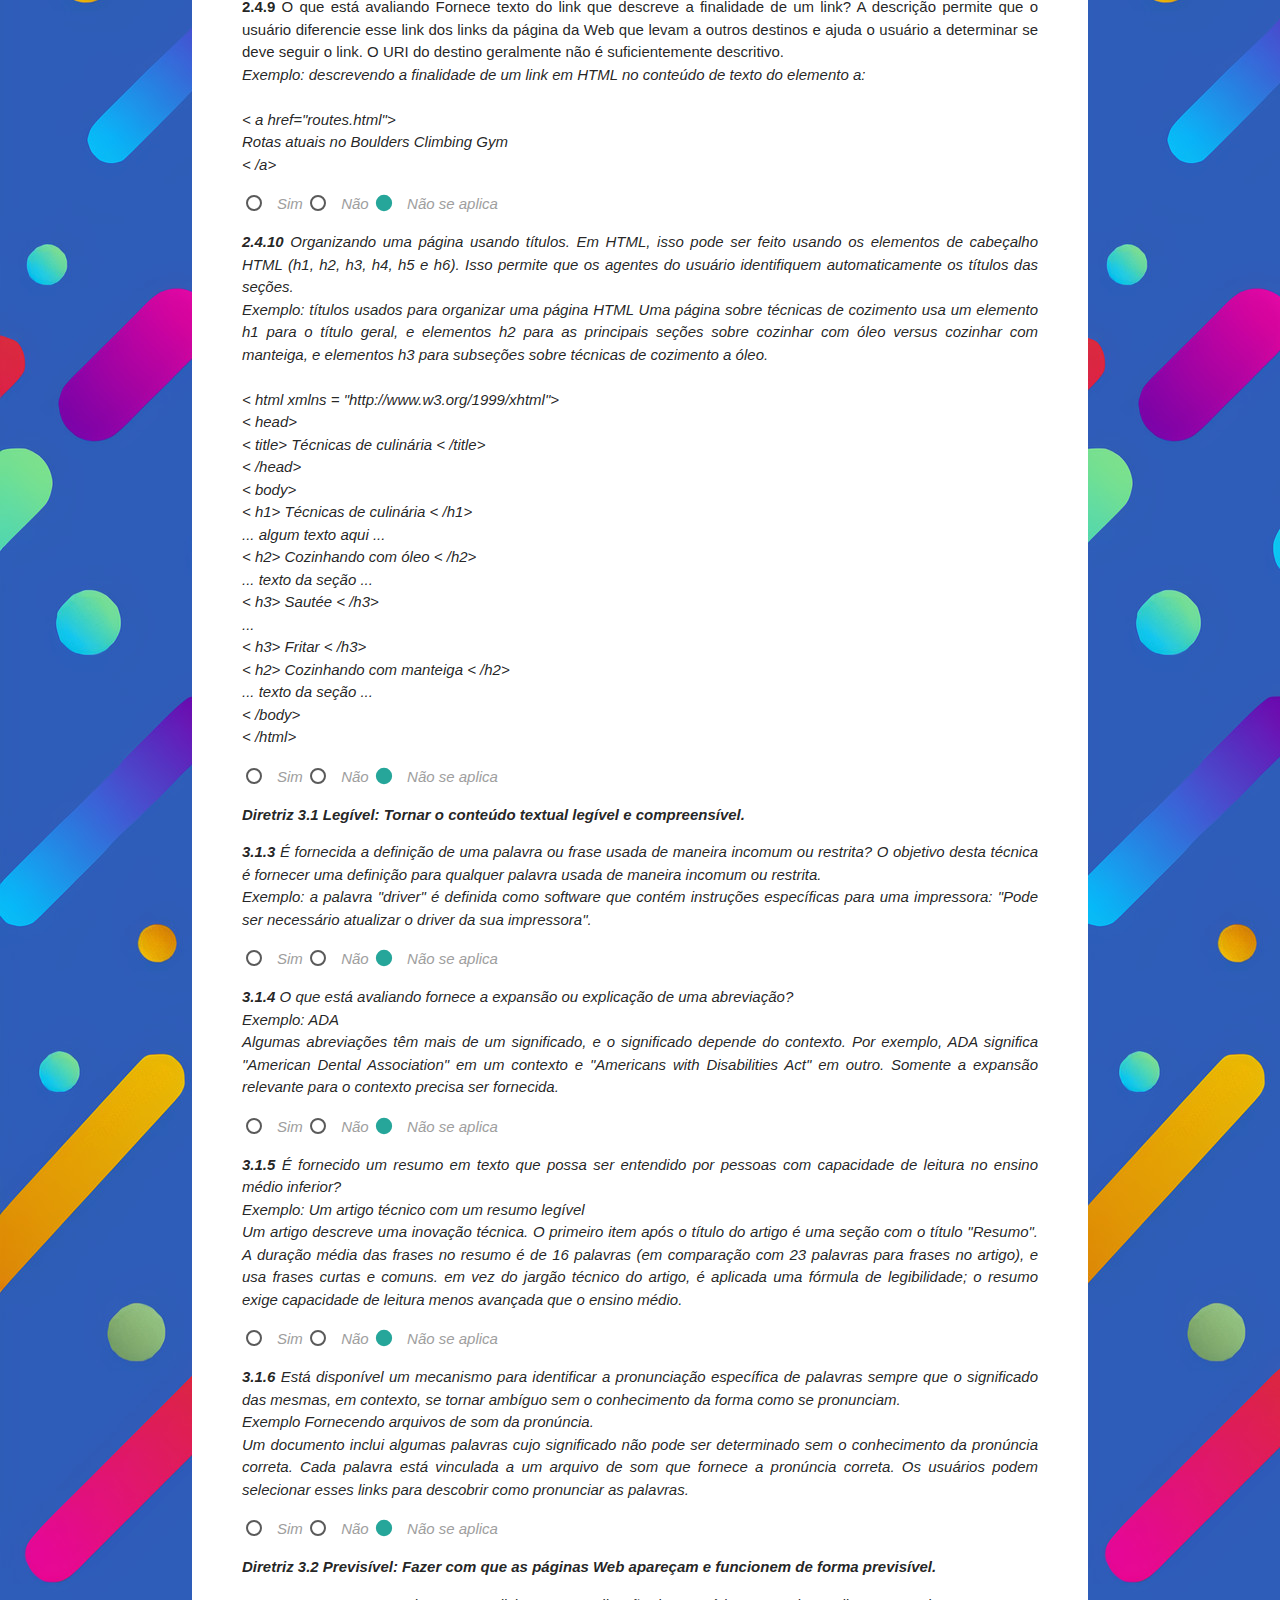
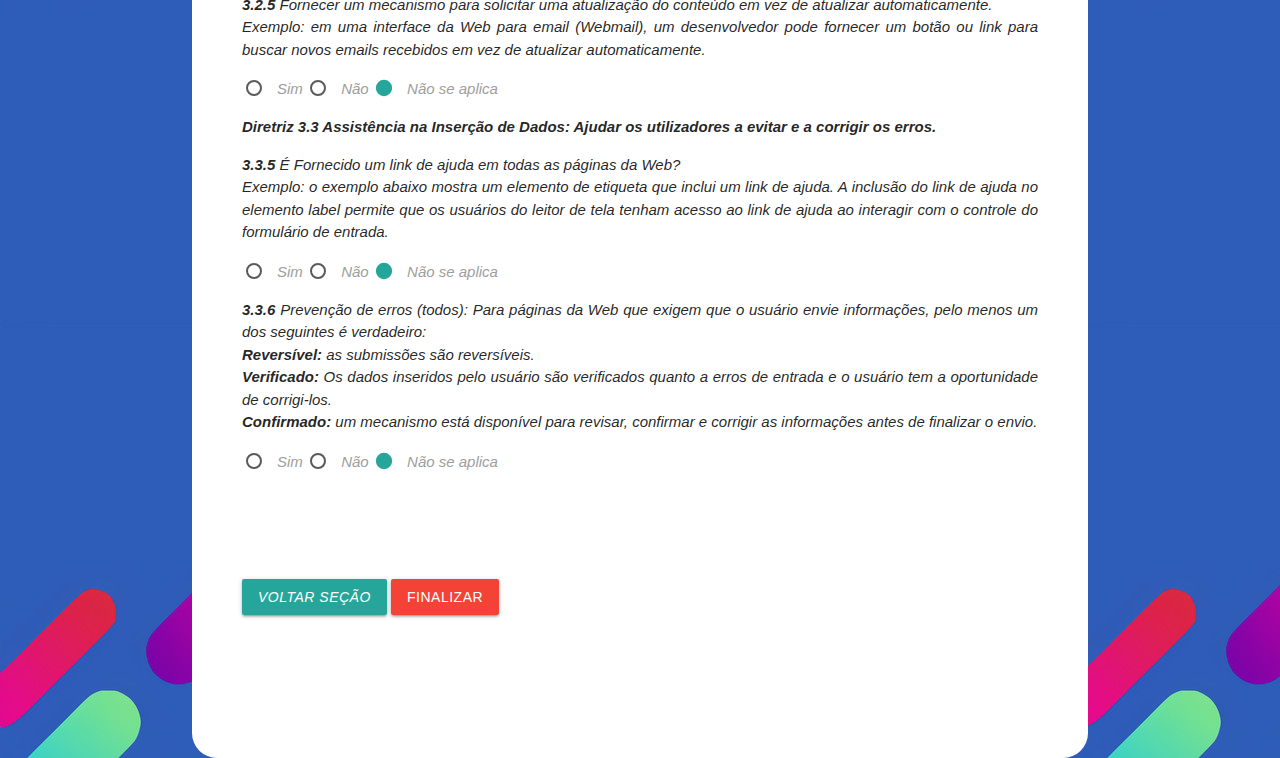
<file: nivelAAA.html>
/ <!DOCTYPE html>
<html>
<head>

	<meta charset="utf-8">
 	<link rel="stylesheet" href="https://cdnjs.cloudflare.com/ajax/libs/materialize/1.0.0/css/materialize.min.css">
	<link rel="stylesheet" type="text/css" href="estilo.css">
	<link href="https://fonts.googleapis.com/icon?family=Material+Icons" rel="stylesheet">
	<script src="jquery.js"></script>
	<script type="text/javascript" src="javascript.js"></script>
	<title>Avaliação de acessibilidade</title>
	 
</head>

<body background="5.jpg" >

	<script>

		$(function(){
			alert('VAMPIRO NÃO BRILHA NO SOL, VAMPIRO MONALISA');
		});

	</script>


	<button id="md"class="btn waves-effect waves-light black" type="submit" name="action">Modo Escuro</button>
	<a id="cima" class="btn-floating btn-large waves-effect waves-light btnNavegacao"><i class="medium material-icons">arrow_downward</i></a>
	<a id="baixo" class="btn-floating btn-large waves-effect waves-light btnNavegacao"><i class="medium material-icons">arrow_upward</i></a>

	<div class="meio">
		<form name="form" method="post" action="page.html">
 		<font face="arial">

 			<div id="top" class="a"><h1>Avaliação de acessibilidade</h1>
 				<font size="2"><p><h6>Se o que está avaliando atende o requisito marque a opção <b>"Sim"</b>, caso contrário marque <b>"Não"</b>, mas se o requisito não se aplica ao que está avaliando marque a opção <b>"Não se aplica"</b>. Insira as informações a seguir antes de começar a avaliação.</h6></p></font>
			 </div>
			 
 			<text align="center"><p><h4><font color="#26a69a">Nível de acessibilidade AAA</p></h4></text></font>
 			<text align="justify"><b><p>Diretriz 1.2 Média Dinâmica ou Contínua: Fornecer alternativas para conteúdo em multimédia dinâmica ou temporal.</p></b></text>
 			<text align="justify"><p><b>1.2.6</b> Nos conteúdos em vídeos tem algum intérprete de língua de sinais?</br>
			<i>Exemplo: uma estação de televisão fornece um intérprete de língua de sinais no canto ou ao lado do seu vídeo de notícias on-line.</i></p></text>
  			<p>
   				<label>
      				<input name="b1" type="radio" checked />
    	  			<span>Sim</span>
    			</label>
 				<label>
      				<input name="b1" type="radio" checked />
   	  				<span>Não</span>
    			</label>
          <label>
              <input name="b1" type="radio" checked />
              <span>Não se aplica</span>
          </label>
  			</p>
  			<text align="justify"><p><b>1.2.7</b> Existe uma outra versão do conteúdo com descrições em áudio para pessoas cegas que se for necessário acontecem pausas no vídeo para o  narrador acrescentar informações?</br>
			<i>Exemplo: uma versão alternativa de um vídeo on-line fornecido em audiodescrição de uma família que foge de um prédio em chamas: há um diálogo contínuo entre marido e mulher sobre onde estão os filhos. Enquanto isso, no fundo, uma parede desmorona. Esta é uma informação importante na história, porque impedirá sua saída daquela parte do edifício. A faixa de vídeo é interrompida (o mesmo quadro é repetido) enquanto um narrador fornece os detalhes sobre a queda da parede e o vídeo continua.</i></p></text>
  			<p>
   				<label>
      				<input name="b2" type="radio" checked />
    	  			<span>Sim</span>
    			</label>
 				<label>
      				<input name="b2" type="radio" checked />
   	  				<span>Não</span>
    			</label>
          <label>
              <input name="b2" type="radio" checked />
              <span>Não se aplica</span>
          </label>
  			</p>
  			<text align="justify"><p><b>1.2.8</b> Uma alternativa para mídia baseada em tempo é fornecida para todas as mídias sincronizadas pré-gravadas e para todas as mídias somente vídeo pré-gravadas.Uma alternativa para mídia baseada em tempo é fornecida para todas as mídias sincronizadas pré-gravadas e para todas as mídias somente vídeo pré-gravadas.</br>
			<i>Exemplo: alternativa para mídia baseada em tempo para um vídeo de treinamento</br>
			Um centro comunitário compra um vídeo de treinamento para uso de seus clientes e o coloca na intranet do centro. O vídeo envolve explicar o uso de uma nova tecnologia e uma pessoa fala e mostra as coisas ao mesmo tempo. O centro comunitário fornece uma alternativa para mídia baseada no tempo que todos os clientes, incluindo aqueles que não podem ver as demonstrações nem ouvir as explicações na mídia sincronizada, podem usar para entender melhor o que está sendo apresentado.</i></p></text>
  			<p>
   				<label>
      				<input name="b3" type="radio" checked />
    	  			<span>Sim</span>
    			</label>
 				<label>
      				<input name="b3" type="radio" checked />
   	  				<span>Não</span>
    			</label>
          <label>
              <input name="b3" type="radio" checked />
              <span>Não se aplica</span>
          </label>
  			</p>
  			<text align="justify"><p><b>1.2.9</b> Para conteúdo em áudio é fornecido um link para uma transcrição de texto de uma declaração ou script preparado se o script for seguido?</br>
			<i>Exemplo: um membro do governo transmite um importante discurso político na Web. Uma transcrição do discurso é disponibilizada no site quando o discurso é iniciado.</i></p></text>
  			<p>
   				<label>
      				<input name="b4" type="radio" checked />
    	  			<span>Sim</span>
    			</label>
 				<label>
      				<input name="b4" type="radio" checked />
   	  				<span>Não</span>
    			</label>
          <label>
              <input name="b4" type="radio" checked />
              <span>Não se aplica</span>
          </label>
  			</p>
  			<text align="justify"><b><p>Diretriz 1.4 Distinguível: Facilitar aos utilizadores a audição e a visão dos conteúdos nomeadamente através da separação do primeiro plano do plano de fundo.</p></b></text>
  			<text align="justify"><p><b>1.4.6</b> Existe uma taxa de contraste de pelo menos 7: 1 entre o texto (e as imagens do texto) e o plano de fundo atrás do texto?</br>
			<i>Exemplou: m fundo preto é escolhido para que possam ser usadas letras de cores claras que correspondem ao logotipo da empresa.</i></p></text>
  			<p>
   				<label>
      				<input name="b5" type="radio" checked />
    	  			<span>Sim</span>
    			</label>
 				<label>
      				<input name="b5" type="radio" checked />
   	  				<span>Não</span>
    			</label>
          <label>
              <input name="b5" type="radio" checked />
              <span>Não se aplica</span>
          </label>
  			</p>
  			<text align="justify"><p><b>1.4.7</b> Misturar arquivos de áudio para que os sons que não sejam de fala sejam pelo menos 20 decibéis abaixo do conteúdo de áudio de fala.</br>
			<i>Exemplo: um locutor narrando uma cena de tumulto</br>
			Um narrador está descrevendo uma cena de tumulto. O volume da cena do tumulto é ajustado para que seja 20 db menor que o volume do locutor antes que a cena seja misturada ao narrador.</i></p></text>
  			<p>
   				<label>
      				<input name="b6" type="radio" checked />
    	  			<span>Sim</span>
    			</label>
 				<label>
      				<input name="b6" type="radio" checked />
   	  				<span>Não</span>
    			</label>
          <label>
              <input name="b6" type="radio" checked />
              <span>Não se aplica</span>
          </label>
  			</p>
  			<text align="justify"><p><b>1.4.8</b> Para a apresentação visual de blocos de texto, um mecanismo está disponível para obter o seguinte:</br>
			As cores de primeiro e segundo plano podem ser selecionadas pelo usuário.</br>
			A largura não tem mais que 80 caracteres ou glifos (40 se CJK).</br>
			O texto não se justifica (alinhado às margens esquerda e direita).</br>
			O espaçamento entre linhas (à esquerda) tem pelo menos espaço e meio nos parágrafos e o espaçamento entre parágrafos é pelo menos 1,5 vezes maior que o espaçamento entre linhas.</br>
			O texto pode ser redimensionado sem tecnologia assistida até 200%, de maneira que não exija que o usuário role horizontalmente para ler uma linha de texto em uma janela de tela cheia.</br>
			<i>Exemplo: As imagens a seguir mostram exemplos de texto com espaçamento simples, espaço e meio e espaço duplo em um parágrafo.</br>
			Exemplos de glifos incluem "A", "→" (um símbolo de seta) e "さ" (um caractere japonês).</i></p></text>
  			<p>
   				<label>
      				<input name="b7" type="radio" checked />
    	  			<span>Sim</span>
    			</label>
 				<label>
      				<input name="b7" type="radio" checked />
   	  				<span>Não</span>
    			</label>
          <label>
              <input name="b7" type="radio" checked />
              <span>Não se aplica</span>
          </label>
  			</p>
  			<text align="justify"><p><b>1.4.9</b> Imagens de texto são usadas apenas para decoração pura ou quando uma apresentação específica de texto é essencial para as informações transmitidas.
			Nota: Logotipos (texto que faz parte de um logotipo ou nome de marca) são considerados essenciais.</br>
			<i>Exemplo: uma citação</br>
			Uma página da Web contém uma cotação. A citação em si é apresentada como texto em itálico, recuado da margem esquerda. O nome da pessoa a quem a cotação é atribuída está abaixo da cotação, com 1,5x o espaço da linha e recuado ainda mais da margem esquerda. CSS é usado para posicionar o texto; defina o espaçamento entre linhas; bem como exibir a família de fontes do texto, tamanho, cor e decoração.</i></p></text>
  			<p>
   				<label>
      				<input name="b8" type="radio" checked />
    	  			<span>Sim</span>
    			</label>
 				<label>
      				<input name="b8" type="radio" checked />
   	  				<span>Não</span>
    			</label>
          <label>
              <input name="b8" type="radio" checked />
              <span>Não se aplica</span>
          </label>
  			</p>
  			<text align="justify"><b><p>Diretriz 2.1 Acessível por Teclado: Fazer com que toda a funcionalidade fique disponível a partir do teclado.</p></b></text>
  			<text align="justify"><p>2.1.3 Toda a funcionalidade do conteúdo é operável por meio de uma interface de teclado sem exigir horários específicos para pressionamentos de teclas individuais.</p></text>
  			<p>
   				<label>
      				<input name="b9" type="radio" checked />
    	  			<span>Sim</span>
    			</label>
 				<label>
      				<input name="b9" type="radio" checked />
   	  				<span>Não</span>
    			</label>
          <label>
              <input name="b9" type="radio" checked />
              <span>Não se aplica</span>
          </label>
  			</p>
  			<text align="justify"><b><p>Diretriz 2.2 Tempo Suficiente: Proporcionar aos utilizadores tempo suficiente para lerem e utilizarem o conteúdo.</p></b></text>
  			<text align="justify"><p><b>2.2.3</b> É permitido que os usuários concluam uma atividade sem limite de tempo?</br>
			<i>Exemplo: em um jogo interativo, os usuários podem levar o tempo que quiserem, em vez de ter que concluir sua jogada dentro de um período limitado de tempo.</i></p></text>
  			<p>
   				<label>
      				<input name="b10" type="radio" checked />
    	  			<span>Sim</span>
    			</label>
 				<label>
      				<input name="b10" type="radio" checked />
   	  				<span>Não</span>
    			</label>
          <label>
              <input name="b10" type="radio" checked />
              <span>Não se aplica</span>
          </label>
          <label>
              <input name="b10" type="radio" checked />
              <span>Não se aplica</span>
          </label>
  			</p>
  			<text align="justify"><p><b>2.2.4</b> É fornecido um mecanismo para adiar qualquer atualização de conteúdo?</br>
			<i>Exemplo: uma página da Web fornece cotações de ações e atualiza automaticamente de tempos em tempos. A página fornece um formulário curto com o campo "Atualizar frequência dos dados (minutos):" para que os usuários possam ajustar a frequência da atualização.</i></p></text>
  			<p>
   				<label>
      				<input name="b11" type="radio" checked />
    	  			<span>Sim</span>
    			</label>
 				<label>
      				<input name="b11" type="radio" checked />
   	  				<span>Não</span>
    			</label>
          <label>
              <input name="b11" type="radio" checked />
              <span>Não se aplica</span>
          </label>
  			</p>
  			<text align="justify"><p><b>2.2.5</b> Os dados são salvos para que possam ser usados ​​após um usuário autenticar novamente?</br>
			<i>Exemplo: um usuário efetua login para usar um fórum e responde a uma postagem. O tempo gasto para escrever a resposta é maior que o tempo permitido pelo servidor para uma sessão de inatividade. O usuário envia a resposta e é informado do tempo limite e solicitado a fazer login novamente para enviar a resposta. A resposta de postagem do usuário é mantida pelo servidor e, se o login do usuário for bem-sucedido, a resposta será processada normalmente. Se o login não puder ser concluído com êxito, a resposta será descartada.</i></p></text>
  			<p>
   				<label>
      				<input name="b12" type="radio" checked />
    	  			<span>Sim</span>
    			</label>
 				<label>
      				<input name="b12" type="radio" checked />
   	  				<span>Não</span>
    			</label>
          <label>
              <input name="b12" type="radio" checked />
              <span>Não se aplica</span>
          </label>
  			</p>
  			<text align="justify"><b><p>Diretriz 2.3 Convulsões: Não criar conteúdo de uma forma que se sabe que pode causar convulsões.</p></b></text>
  			<text align="justify"><p><b>2.3.2</b> É garantido que nenhum componente do conteúdo pisque mais de três vezes em um período de 1 segundo?</br>
			<i>Exemplo: o conteúdo possui relâmpagos. O conteúdo foi projetado para que o raio pisque apenas duas ou três vezes sem uma pausa no piscar.</i></p></text>
  			<p>
   				<label>
      				<input name="b13" type="radio" checked />
    	  			<span>Sim</span>
    			</label>
 				<label>
      				<input name="b13" type="radio" checked />
   	  				<span>Não</span>
    			</label>
          <label>
              <input name="b13" type="radio" checked />
              <span>Não se aplica</span>
          </label>
  			</p>
  			<text align="justify"><b><p>Diretriz 2.4 Navegável: Fornecer formas de ajudar os utilizadores a navegar, localizar conteúdos e determinar o local onde estão.</p></b></text>
  			<text align="justify"><p><b>2.4.8</b> Estão disponíveis informações sobre a localização do usuário em um conjunto de páginas da Web.</br>
			<i>Exemplo: o site do portfólio de um fotógrafo foi organizado em diferentes galerias e cada galeria foi dividida em categorias. Um usuário que navega pelo site para uma página da Web contendo uma foto de um pinguim do Gentoo vê a seguinte trilha de navegação na parte superior da página da Web:</br></br> Home / Galerias / Antártica / Pinguins / Gentoo Penguin</br></br>
			Todos os itens, exceto o "Gentoo Penguin", são implementados como links. A localização atual, o Gentoo Penguin, está incluída na trilha de navegação, mas não é implementada como um link.</i>
</p></text>
  			<p>
   				<label>
      				<input name="b14" type="radio" checked />
    	  			<span>Sim</span>
    			</label>
 				<label>
      				<input name="b14" type="radio" checked />
   	  				<span>Não</span>
    			</label>
          <label>
              <input name="b14" type="radio" checked />
              <span>Não se aplica</span>
          </label>
  			</p>
  			<text align="justify"><p><b>2.4.9</b> O que está avaliando Fornece texto do link que descreve a finalidade de um link? A descrição permite que o usuário diferencie esse link dos links da página da Web que levam a outros destinos e ajuda o usuário a determinar se deve seguir o link. O URI do destino geralmente não é suficientemente descritivo.</br>
			<i>Exemplo: descrevendo a finalidade de um link em HTML no conteúdo de texto do elemento a:</br></br>

			             < a href="routes.html"></br>
			              Rotas atuais no Boulders Climbing Gym</br>
			             < /a>
			</p></text>
  			<p>
   				<label>
      				<input name="b15" type="radio" checked />
    	  			<span>Sim</span>
    			</label>
 				<label>
      				<input name="b15" type="radio" checked />
   	  				<span>Não</span>
    			</label>
          <label>
              <input name="b15" type="radio" checked />
              <span>Não se aplica</span>
          </label>
  			</p>
  			<text align="justify"><p><b>2.4.10</b> Organizando uma página usando títulos. Em HTML, isso pode ser feito usando os elementos de cabeçalho HTML (h1, h2, h3, h4, h5 e h6). Isso permite que os agentes do usuário identifiquem automaticamente os títulos das seções.</br>
			<i>Exemplo: títulos usados ​​para organizar uma página HTML
			Uma página sobre técnicas de cozimento usa um elemento h1 para o título geral, e elementos h2 para as principais seções sobre cozinhar com óleo versus cozinhar com manteiga, e elementos h3 para subseções sobre técnicas de cozimento a óleo.</br></br>

              < html xmlns = "http://www.w3.org/1999/xhtml"></br>
                < head></br>
                	< title> Técnicas de culinária < /title></br>
                < /head></br>
                < body></br>
                	< h1> Técnicas de culinária < /h1></br>
              	  ... algum texto aqui ...</br>
              	  < h2> Cozinhando com óleo < /h2></br>
              	  ... texto da seção ...</br>
             	   < h3> Sautée < /h3></br>
              	 	...</br>
            	    < h3> Fritar < /h3></br>
                	< h2> Cozinhando com manteiga < /h2></br>
                	... texto da seção ...</br>
                	< /body></br>
              < /html></br>
</i></p></text>
  			<p>
   				<label>
      				<input name="b16" type="radio" checked />
    	  			<span>Sim</span>
    			</label>
 				<label>
      				<input name="b16" type="radio" checked />
   	  				<span>Não</span>
    			</label>
          <label>
              <input name="b16" type="radio" checked />
              <span>Não se aplica</span>
          </label>
  			</p>
  			<text align="justify"><b><p>Diretriz 3.1 Legível: Tornar o conteúdo textual legível e compreensível.</p></b></text>
  			<text align="justify"><p><b>3.1.3</b> É fornecida a definição de uma palavra ou frase usada de maneira incomum ou restrita? O objetivo desta técnica é fornecer uma definição para qualquer palavra usada de maneira incomum ou restrita.</br>
			<i>Exemplo: a palavra "driver" é definida como software que contém instruções específicas para uma impressora: "Pode ser necessário atualizar o driver da sua impressora".</i></p></text>
  			<p>
   				<label>
      				<input name="b17" type="radio" checked />
    	  			<span>Sim</span>
    			</label>
 				<label>
      				<input name="b17" type="radio" checked />
   	  				<span>Não</span>
    			</label>
          <label>
              <input name="b17" type="radio" checked />
              <span>Não se aplica</span>
          </label>
  			</p>
  			<text align="justify"><p><b>3.1.4</b> O que está avaliando fornece a expansão ou explicação de uma abreviação?</br>
			<i>Exemplo: ADA</br>
			Algumas abreviações têm mais de um significado, e o significado depende do contexto. Por exemplo, ADA significa "American Dental Association" em um contexto e "Americans with Disabilities Act" em outro. Somente a expansão relevante para o contexto precisa ser fornecida.</i>
</p></text>
  			<p>
   				<label>
      				<input name="b18" type="radio" checked />
    	  			<span>Sim</span>
    			</label>
 				<label>
      				<input name="b18" type="radio" checked />
   	  				<span>Não</span>
    			</label>
          <label>
              <input name="b18" type="radio" checked />
              <span>Não se aplica</span>
          </label>
  			</p>
  			<text align="justify"><p><b>3.1.5</b> É fornecido um resumo em texto que possa ser entendido por pessoas com capacidade de leitura no ensino médio inferior?</br>
			<i>Exemplo: Um artigo técnico com um resumo legível</br>
			Um artigo descreve uma inovação técnica. O primeiro item após o título do artigo é uma seção com o título "Resumo". A duração média das frases no resumo é de 16 palavras (em comparação com 23 palavras para frases no artigo), e usa frases curtas e comuns. em vez do jargão técnico do artigo, é aplicada uma fórmula de legibilidade; o resumo exige capacidade de leitura menos avançada que o ensino médio.</i>
</p></text>
  			<p>
   				<label>
      				<input name="b19" type="radio" checked />
    	  			<span>Sim</span>
    			</label>
 				<label>
      				<input name="b19" type="radio" checked />
   	  				<span>Não</span>
    			</label>
          <label>
              <input name="b19" type="radio" checked />
              <span>Não se aplica</span>
          </label>
  			</p>
  			<text align="justify"><p><b>3.1.6</b> Está disponível um mecanismo para identificar a pronunciação específica de palavras sempre que o significado das mesmas, em contexto, se tornar ambíguo sem o conhecimento da forma como se pronunciam.</br>
  			<i>Exemplo Fornecendo arquivos de som da pronúncia.</br>
			Um documento inclui algumas palavras cujo significado não pode ser determinado sem o conhecimento da pronúncia correta. Cada palavra está vinculada a um arquivo de som que fornece a pronúncia correta. Os usuários podem selecionar esses links para descobrir como pronunciar as palavras.</i></p></text>
  			<p>
   				<label>
      				<input name="b20" type="radio" checked />
    	  			<span>Sim</span>
    			</label>
 				<label>
      				<input name="b20" type="radio" checked />
   	  				<span>Não</span>
    			</label>
          <label>
              <input name="b20" type="radio" checked />
              <span>Não se aplica</span>
          </label>
  			</p>
  			<text align="justify"><b><p>Diretriz 3.2 Previsível: Fazer com que as páginas Web apareçam e funcionem de forma previsível.</p></b></text>
  			<text align="justify"><p><b>3.2.5</b> Fornecer um mecanismo para solicitar uma atualização do conteúdo em vez de atualizar automaticamente.</br>
			<i>Exemplo: em uma interface da Web para email (Webmail), um desenvolvedor pode fornecer um botão ou link para buscar novos emails recebidos em vez de atualizar automaticamente.</i>
</p></text>
  			<p>
   				<label>
      				<input name="b21" type="radio" checked />
    	  			<span>Sim</span>
    			</label>
 				<label>
      				<input name="b21" type="radio" checked />
   	  				<span>Não</span>
    			</label>
          <label>
              <input name="b21" type="radio" checked />
              <span>Não se aplica</span>
          </label>
  			</p>
  			<text align="justify"><b><p>Diretriz 3.3 Assistência na Inserção de Dados: Ajudar os utilizadores a evitar e a corrigir os erros.</p></b></text>
  			<text align="justify"><p><b>3.3.5</b> É Fornecido um link de ajuda em todas as páginas da Web?</br>
			<i>Exemplo: o exemplo abaixo mostra um elemento de etiqueta que inclui um link de ajuda. A inclusão do link de ajuda no elemento label permite que os usuários do leitor de tela tenham acesso ao link de ajuda ao interagir com o controle do formulário de entrada.</i></p></text>
  			<p>
   				<label>
      				<input name="b22" type="radio" checked />
    	  			<span>Sim</span>
    			</label>
 				<label>
      				<input name="b22" type="radio" checked />
   	  				<span>Não</span>
    			</label>
          <label>
              <input name="b22" type="radio" checked />
              <span>Não se aplica</span>
          </label>
  			</p>
  			<text align="justify"><p><b>3.3.6</b> Prevenção de erros (todos): Para páginas da Web que exigem que o usuário envie informações, pelo menos um dos seguintes é verdadeiro:</br>
			<i><b>Reversível:</b> as submissões são reversíveis.</br>
			<b>Verificado:</b> Os dados inseridos pelo usuário são verificados quanto a erros de entrada e o usuário tem a oportunidade de corrigi-los.</br>
			<b>Confirmado:</b> um mecanismo está disponível para revisar, confirmar e corrigir as informações antes de finalizar o envio.</i></p></text>
  			<p>
   				<label>
      				<input name="b23" type="radio" checked />
    	  			<span>Sim</span>
    			</label>
 				<label>
      				<input name="b23" type="radio" checked />
   	  				<span>Não</span>
    			</label>
          <label>
              <input name="b23" type="radio" checked />
              <span>Não se aplica</span>
          </label>
			  </p>
			  
			<div id="base">

				<a href="nivelAA.html" class="btn waves-effect waves-light espaco center" target="_self" type="button"> Voltar seção </a>

				<button id="finalizar" class="btn waves-effect waves-light red espaco" type="submit" name="action">Finalizar</button>
			
			</div>

		 </font>
		 </form>
 	</div>
</body>
</html>
</file>
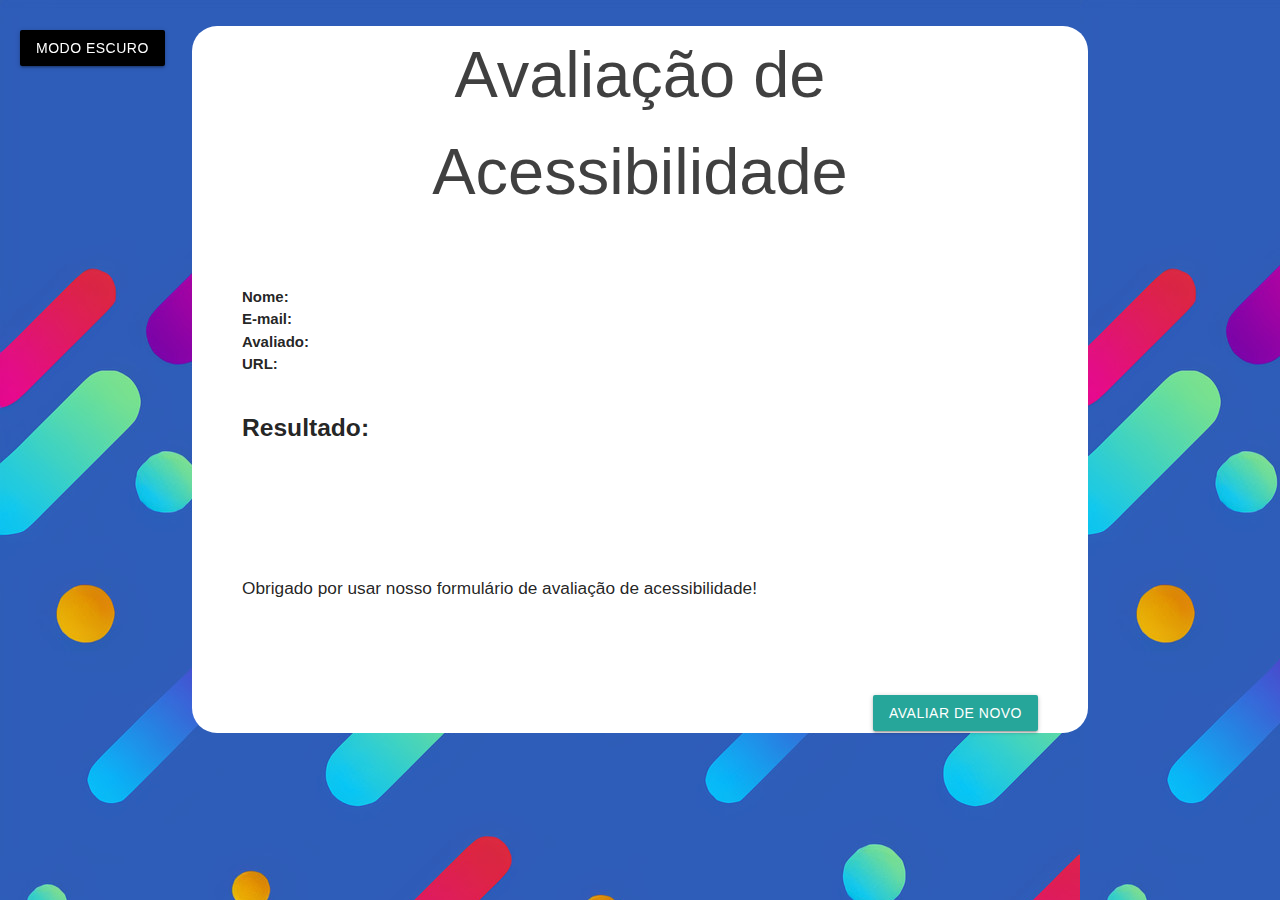
<file: resultado.html>
<!DOCTYPE html>
<html>
<head>

	<meta charset="utf-8">
	<link rel="stylesheet" href="https://cdnjs.cloudflare.com/ajax/libs/materialize/1.0.0/css/materialize.min.css">
	<link rel="stylesheet" type="text/css" href="css.css">
	<link href="https://fonts.googleapis.com/icon?family=Material+Icons" rel="stylesheet">
	<script src="jquery.js"></script>
	<script type="text/javascript" src="resultado.js"></script>
	<title>Avaliação de acessibilidade</title>
	
</head>

<body background="5.jpg">

	<button id="modoescuro" class="btn waves-effect waves-light black " type="submit" name="action">Modo Escuro</button>

	<div class="meio">

		<form name="form" method="get" action="page.html">
		<font face="arial">

			<div id="top" class="a">
				<p class="titulo">Avaliação de Acessibilidade</p>
            </div>
			
            <text>
                <b>Nome:</b><br>
                <b>E-mail:</b><br>
                <b>Avaliado:</b><br>
				<b>URL:</b><br><br>
                <p><b><h5 id="resultado">Resultado:</h5></b></p>
            </text>
            


			<div class="rodape" id="base">

                <text align="justify" class="text"><font size="2"><br><h6>Obrigado por usar nosso formulário de avaliação de acessibilidade!</h6></font></text>
				<a  href="index.html" class="btn waves-effect waves-light espaco right" target="_self" type="button"> Avaliar de novo </a>
			
			</div>

		</font>
		</form>
	</div>

</body>
</html>
</file>
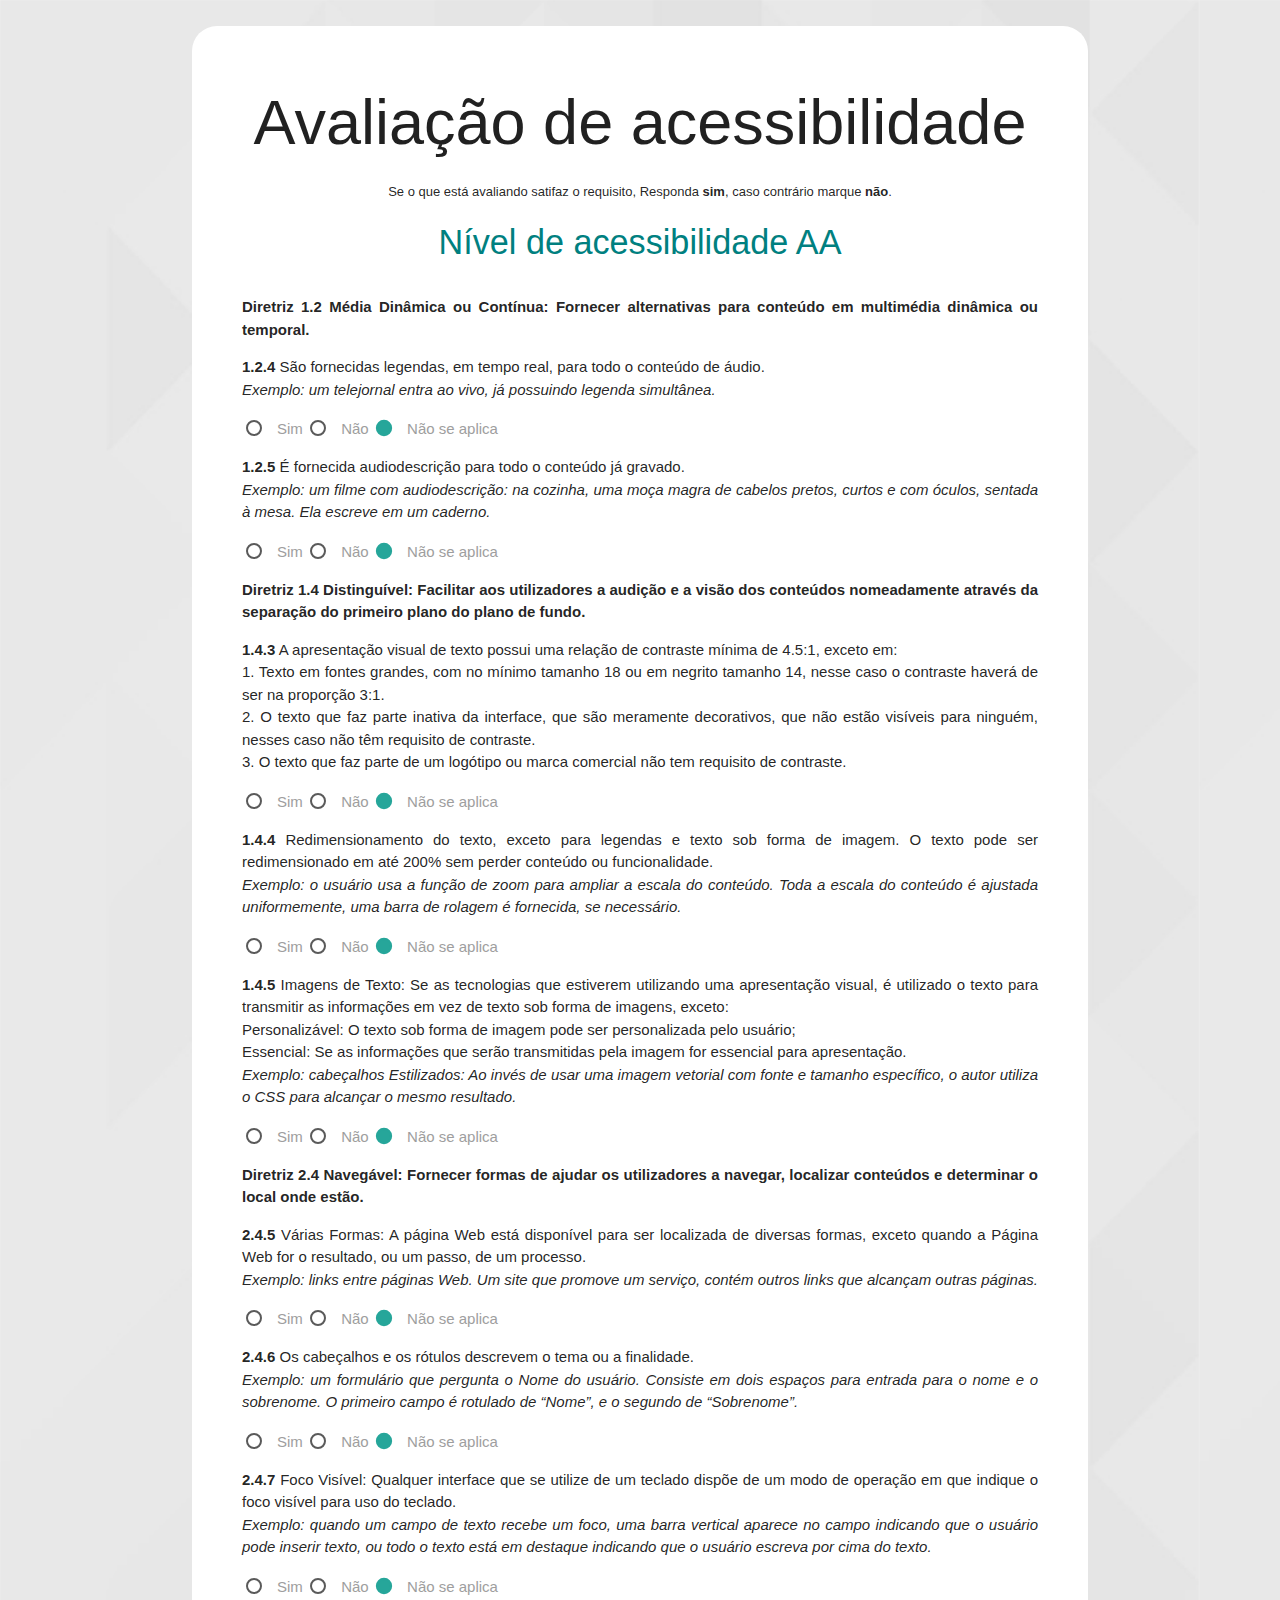
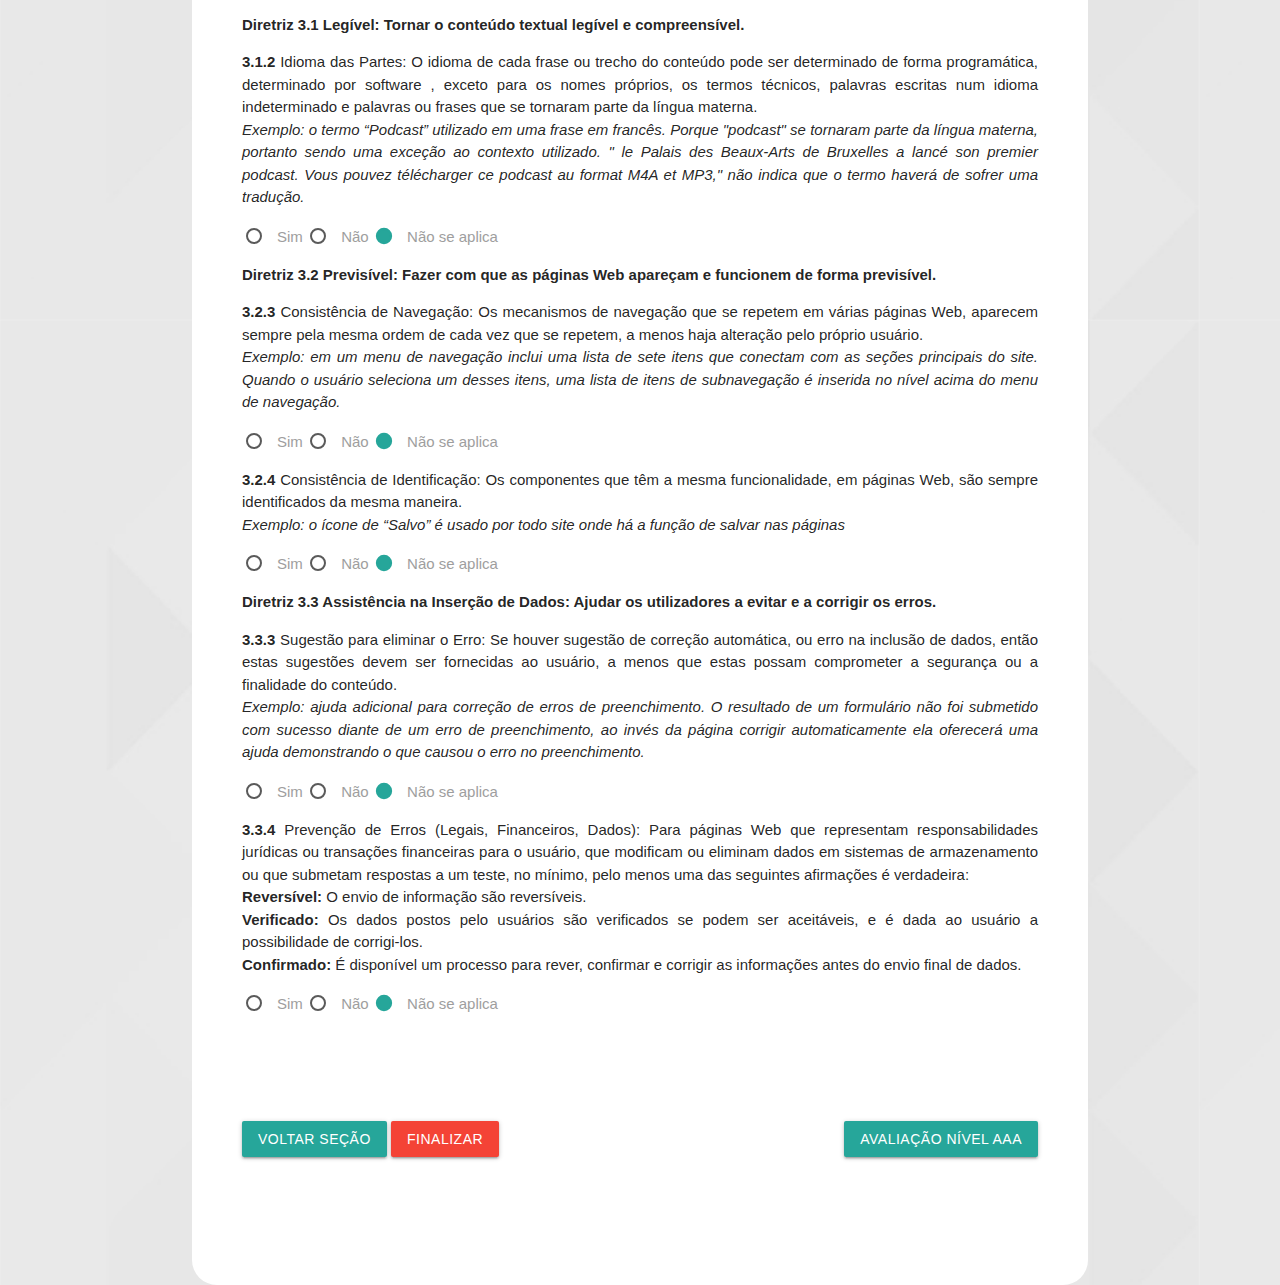
<file: HTML/nivelAA.html>
<!DOCTYPE html>
<html>
<head>
	
	<meta charset="utf-8">
 	<link rel="stylesheet" href="https://cdnjs.cloudflare.com/ajax/libs/materialize/1.0.0/css/materialize.min.css">
	 <link rel="stylesheet" type="text/css" href="CSS/estilo.css">
	 <script src="https://code.jquery.com/jquery-3.5.1.min.js" integrity="sha256-9/aliU8dGd2tb6OSsuzixeV4y/faTqgFtohetphbbj0=" crossorigin="anonymous"></script>
	 <title>Avaliação de acessibilidade</title>
	 
</head>
<body background="img/7.png" >
	<div class="meio">
 		<font face="arial">
 			<div class="a"><h1>Avaliação de acessibilidade</h1>
 				<font size="2"><p>Se o que está avaliando satifaz o requisito, Responda <b>sim</b>, caso contrário marque <b>não</b>.</p></font>
 			</div>
 			<text align="center"><p><h4><font color="#008080">Nível de acessibilidade AA</p></h4></text></font>

 			<text align="justify"><b><p>Diretriz 1.2 Média Dinâmica ou Contínua: Fornecer alternativas para conteúdo em multimédia dinâmica ou temporal.</p></b></text>
 			<text align="justify"><p><b>1.2.4</b> São fornecidas legendas, em tempo real, para todo o conteúdo de áudio.</br>
       <i>Exemplo: um telejornal entra ao vivo, já possuindo legenda simultânea.</i></p></text>
  			<p>
   				<label>
      				<input name="b1" type="radio" checked />
    	  			<span>Sim</span>
    			</label>
 				<label>
      				<input name="b1" type="radio" checked />
   	  				<span>Não</span>
    			</label>
          <label>
              <input name="b1" type="radio" checked />
              <span>Não se aplica</span>
          </label>
  			</p>
  			<text align="justify"><p><b>1.2.5</b> É fornecida audiodescrição para todo o conteúdo já gravado.</br>
        <i>Exemplo: um filme com audiodescrição: na cozinha, uma moça magra de cabelos pretos, curtos e com   óculos, sentada à mesa. Ela escreve em um caderno.</i></p></text>
  			<p>
   				<label>
      				<input name="b2" type="radio" checked />
    	  			<span>Sim</span>
    			</label>
 				<label>
      				<input name="b2" type="radio" checked />
   	  				<span>Não</span>
    			</label>
          <label>
              <input name="b2" type="radio" checked />
              <span>Não se aplica</span>
          </label>
  			</p>
  			<text align="justify"><b><p>Diretriz 1.4 Distinguível: Facilitar aos utilizadores a audição e a visão dos conteúdos nomeadamente através da separação do primeiro plano do plano de fundo.</p></b></text>
  			<text align="justify"><p><b>1.4.3</b> A apresentação visual de texto possui uma relação de contraste mínima de 4.5:1, exceto em:</br>
       1. Texto em fontes grandes, com no mínimo tamanho 18 ou em negrito tamanho 14, nesse caso o contraste haverá de ser na proporção 3:1.</br>
       2. O texto que faz parte inativa da interface, que são meramente decorativos, que não estão visíveis para ninguém, nesses caso não têm requisito de contraste.</br>
       3. O texto que faz parte de um logótipo ou marca comercial não tem requisito de contraste.</br></p></text>
  			<p>
   				<label>
      				<input name="b3" type="radio" checked />
    	  			<span>Sim</span>
    			</label>
 				<label>
      				<input name="b3" type="radio" checked />
   	  				<span>Não</span>
    			</label>
          <label>
              <input name="b3" type="radio" checked />
              <span>Não se aplica</span>
          </label>
  			</p>
  			<text align="justify"><p><b>1.4.4</b> Redimensionamento do texto, exceto para legendas e texto sob forma de imagem. O texto pode ser redimensionado em até 200% sem perder conteúdo ou funcionalidade.</br>
          <i>Exemplo: o usuário usa a função de zoom para ampliar a escala do conteúdo. Toda a escala do conteúdo é ajustada uniformemente, uma barra de rolagem é fornecida, se necessário.</i></p></text><p>
   				<label>
      				<input name="b4" type="radio" checked />
    	  			<span>Sim</span>
    			</label>
 				<label>
      				<input name="b4" type="radio" checked />
   	  				<span>Não</span>
    			</label>
          <label>
              <input name="b4" type="radio" checked />
              <span>Não se aplica</span>
          </label>
  			</p>
  			<text align="justify"><p><b>1.4.5</b> Imagens de Texto: Se as tecnologias que estiverem utilizando uma apresentação visual, é utilizado o texto para transmitir as informações em vez de texto sob forma de imagens, exceto:</br>
        Personalizável: O texto sob forma de imagem pode ser personalizada pelo usuário;</br>
        Essencial: Se as informações que serão transmitidas pela imagem for essencial para apresentação.</br>
        <i>Exemplo: cabeçalhos Estilizados: Ao invés de usar uma imagem vetorial com fonte e tamanho específico, o autor utiliza  o CSS para alcançar o mesmo resultado.</i></p></text>
  			<p>
   				<label>
      				<input name="b5" type="radio" checked />
    	  			<span>Sim</span>
    			</label>
 				<label>
      				<input name="b5" type="radio" checked />
   	  				<span>Não</span>
    			</label>
          <label>
              <input name="b5" type="radio" checked />
              <span>Não se aplica</span>
          </label>
  			</p>
  			<text align="justify"><b><p>Diretriz 2.4 Navegável: Fornecer formas de ajudar os utilizadores a navegar, localizar conteúdos e determinar o local onde estão.</p></b></text>
  			<text align="justify"><p><b>2.4.5</b> Várias Formas: A página Web está disponível para ser localizada de diversas formas, exceto quando a Página Web for o resultado, ou um passo, de um processo.</br>
        <i>Exemplo: links entre páginas Web. Um site que promove um serviço, contém outros links que alcançam outras páginas.</i></p></text>
  			<p>
   				<label>
      				<input name="b6" type="radio" checked />
    	  			<span>Sim</span>
    			</label>
 				<label>
      				<input name="b6" type="radio" checked />
   	  				<span>Não</span>
    			</label>
          <label>
              <input name="b6" type="radio" checked />
              <span>Não se aplica</span>
          </label>
  			</p>
  			<text align="justify"><p><b>2.4.6</b> Os cabeçalhos e os rótulos descrevem o tema ou a finalidade.</br>
        <i>Exemplo: um formulário que pergunta o Nome do usuário. Consiste em dois espaços para entrada para o nome e o sobrenome. O primeiro campo é rotulado de “Nome”, e o segundo de “Sobrenome”.</i></p></text>
  			<p>
   				<label>
      				<input name="b7" type="radio" checked />
    	  			<span>Sim</span>
    			</label>
 				<label>
      				<input name="b7" type="radio" checked />
   	  				<span>Não</span>
    			</label>
          <label>
              <input name="b7" type="radio" checked />
              <span>Não se aplica</span>
          </label>
  			</p>
  			<text align="justify"><p><b>2.4.7</b> Foco Visível: Qualquer interface que se utilize de um teclado dispõe de um modo de operação em que indique o foco visível para uso do teclado.</br>
        <i>Exemplo: quando um campo de texto recebe um foco, uma barra vertical aparece no campo indicando que o usuário pode inserir texto, ou todo o texto está em destaque indicando que o usuário escreva por cima do texto.</i>
</p></text>
  			<p>
   				<label>
      				<input name="b8" type="radio" checked />
    	  			<span>Sim</span>
    			</label>
 				<label>
      				<input name="b8" type="radio" checked />
   	  				<span>Não</span>
    			</label>
          <label>
              <input name="b8" type="radio" checked />
              <span>Não se aplica</span>
          </label>
  			</p>
  			<text align="justify"><b><p>Diretriz 3.1 Legível: Tornar o conteúdo textual legível e compreensível.</p></b></text>
  			<text align="justify"><p><b>3.1.2</b> Idioma das Partes: O idioma de cada frase ou trecho do conteúdo pode ser determinado de forma programática, determinado por software , exceto para os nomes próprios, os termos técnicos, palavras escritas num idioma indeterminado e palavras ou frases que se tornaram parte da língua materna.</br> 
        <i>Exemplo: o termo “Podcast” utilizado em uma frase em francês. Porque "podcast" se tornaram parte da língua materna, portanto sendo uma exceção ao contexto utilizado. " le Palais des Beaux-Arts de Bruxelles a lancé son premier podcast. Vous pouvez télécharger ce podcast au format M4A et MP3," não indica que o termo haverá de sofrer uma tradução.</i>
</p></text>
  			<p>
   				<label>
      				<input name="b9" type="radio" checked />
    	  			<span>Sim</span>
    			</label>
 				<label>
      				<input name="b9" type="radio" checked />
   	  				<span>Não</span>
    			</label>
          <label>
              <input name="b9" type="radio" checked />
              <span>Não se aplica</span>
          </label>
  			</p>
  			<text align="justify"><b><p>Diretriz 3.2 Previsível: Fazer com que as páginas Web apareçam e funcionem de forma previsível.</p></b></text>
  			<text align="justify"><p><b>3.2.3</b> Consistência de Navegação: Os mecanismos de navegação que se repetem em várias páginas Web, aparecem sempre pela mesma ordem de cada vez que se repetem, a menos haja alteração pelo próprio usuário.</br>
        <i>Exemplo: em um menu de navegação inclui uma lista de sete itens que conectam com as seções principais do site. Quando o usuário seleciona um desses itens, uma lista de itens de subnavegação é inserida no nível acima do menu de navegação.</i></p></text>
  			<p>
   				<label>
      				<input name="b10" type="radio" checked />
    	  			<span>Sim</span>
    			</label>
 				<label>
      				<input name="b10" type="radio" checked />
   	  				<span>Não</span>
    			</label>
          <label>
              <input name="b10" type="radio" checked />
              <span>Não se aplica</span>
          </label>
  			</p>
  			<text align="justify"><p><b>3.2.4</b> Consistência de Identificação: Os componentes que têm a mesma funcionalidade, em páginas Web, são sempre identificados da mesma maneira.</br>
          <i>Exemplo: o ícone de “Salvo” é usado por todo site onde há a função de salvar nas páginas</i></p></text>
  			<p>
   				<label>
      				<input name="b11" type="radio" checked />
    	  			<span>Sim</span>
    			</label>
 				<label>
      				<input name="b11" type="radio" checked />
   	  				<span>Não</span>
    			</label>
          <label>
              <input name="b11" type="radio" checked />
              <span>Não se aplica</span>
          </label>
  			</p>
  			<text align="justify"><b><p>Diretriz 3.3 Assistência na Inserção de Dados: Ajudar os utilizadores a evitar e a corrigir os erros.</p></b></text>
  				<text align="justify"><p><b>3.3.3</b> Sugestão para eliminar o Erro: Se houver sugestão de correção automática, ou erro na inclusão de dados, então estas sugestões devem ser fornecidas ao usuário, a menos que estas possam comprometer a segurança ou a finalidade do conteúdo.</br>
          <i>Exemplo: ajuda adicional para correção de erros de preenchimento. O resultado de um formulário não foi submetido com sucesso diante de um erro de preenchimento, ao invés da página corrigir automaticamente ela oferecerá uma ajuda demonstrando o que causou o erro no preenchimento.</i></p></text>
  			<p>
   				<label>
      				<input name="b12" type="radio" checked />
    	  			<span>Sim</span>
    			</label>
 				<label>
      				<input name="b12" type="radio" checked />
   	  				<span>Não</span>
    			</label>
          <label>
              <input name="b12" type="radio" checked />
              <span>Não se aplica</span>
          </label>
  			</p>
  				<text align="justify"><p><b>3.3.4</b> Prevenção de Erros (Legais, Financeiros, Dados): Para páginas Web que representam responsabilidades jurídicas ou transações financeiras para o usuário, que modificam ou eliminam dados em sistemas de armazenamento ou que submetam respostas a um teste, no mínimo, pelo menos uma das seguintes afirmações é verdadeira:</br>
          <b>Reversível:</b> O envio de informação são reversíveis.</br>
          <b>Verificado:</b> Os dados postos pelo usuários são verificados se podem ser aceitáveis, e é dada ao usuário a possibilidade de corrigi-los.</br>
          <b>Confirmado:</b> É disponível um processo para rever, confirmar e corrigir as informações antes do envio final de dados.</br>
</p></text>
  			<p>
   				<label>
      				<input name="b13" type="radio" checked />
    	  			<span>Sim</span>
    			</label>
 				<label>
      				<input name="b13" type="radio" checked />
   	  				<span>Não</span>
    			</label>
          <label>
              <input name="b13" type="radio" checked />
              <span>Não se aplica</span>
          </label>
  			</p>

		<a href="nivelAAA.html" class="btn waves-effect waves-light espaco right" target="_self" type="button"> avaliação nível AAA </a>
		
		<a href="index.html" class="btn waves-effect waves-light espaco center" target="_self" type="button"> Voltar seção </a>
		
		<button class="btn waves-effect red espaco" type="submit" name="action">Finalizar</button>

 		</font>
 	</div>
</body>
</html>
</file>
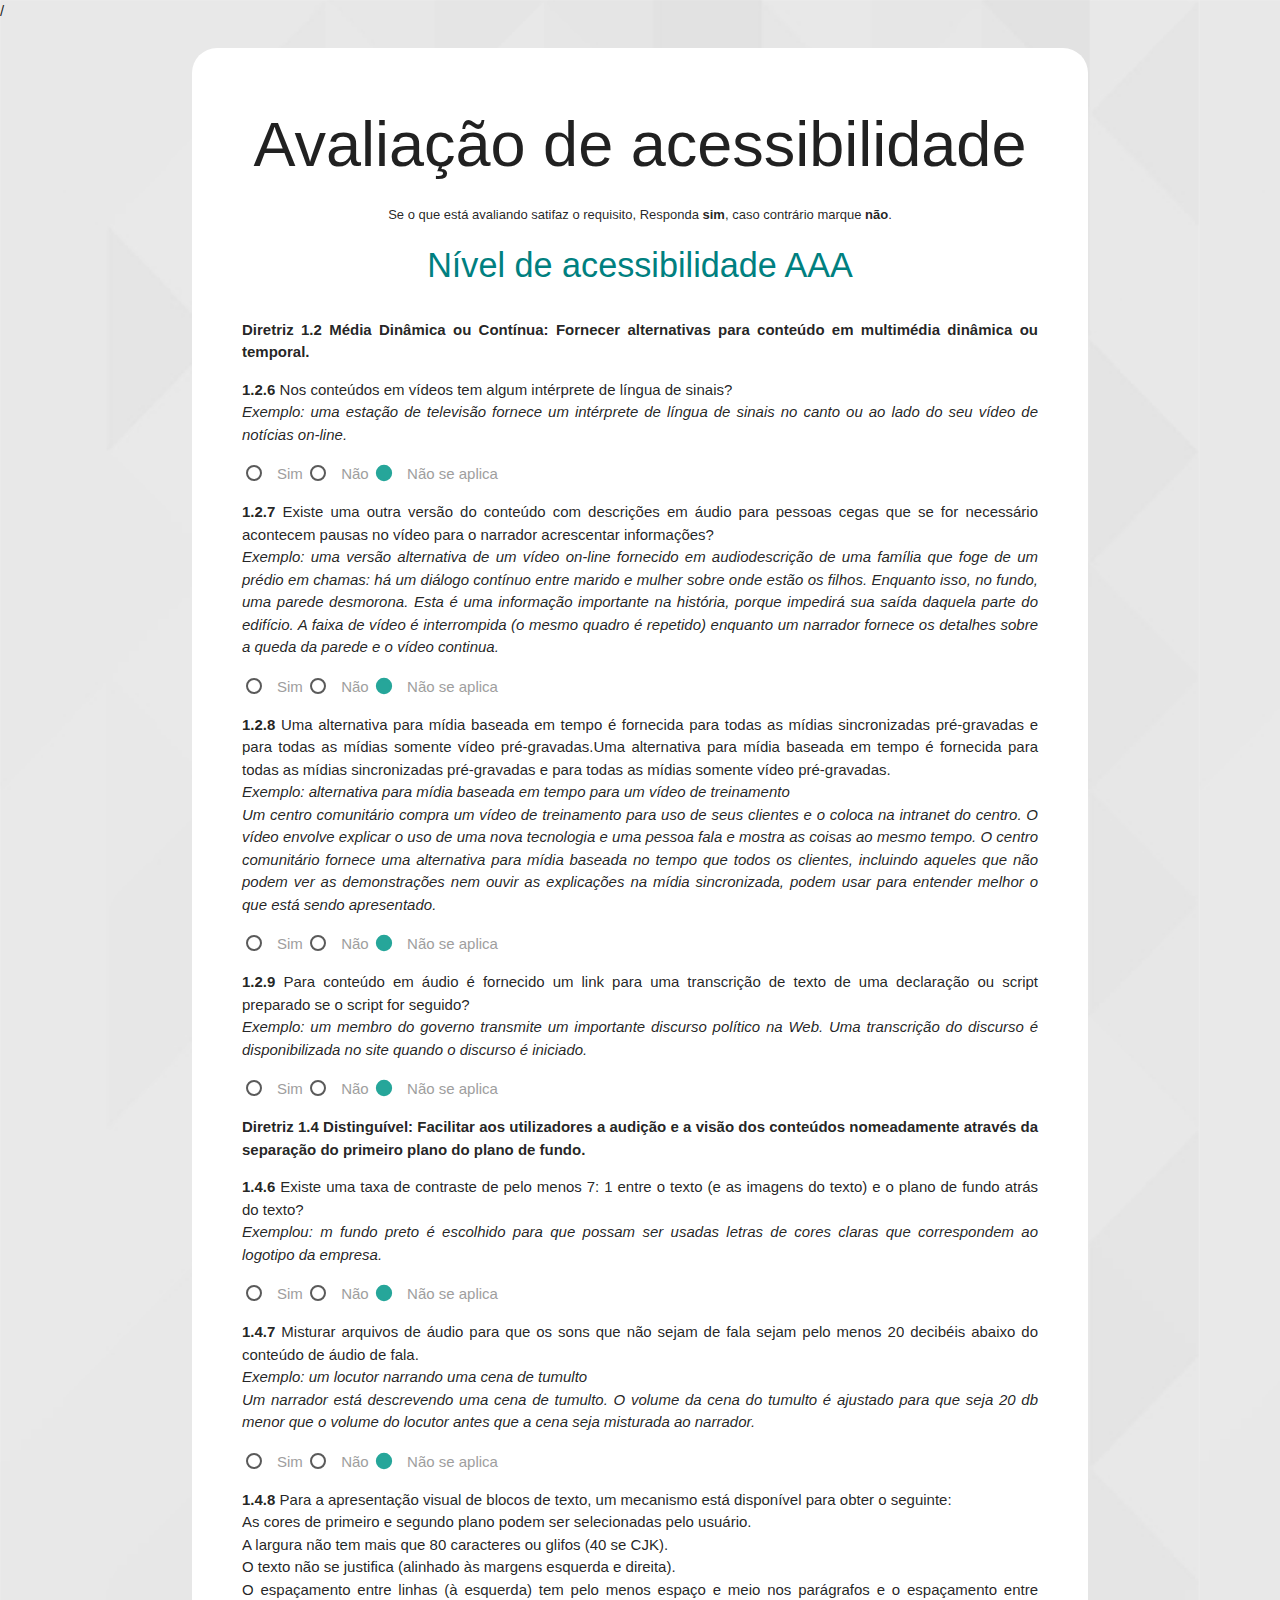
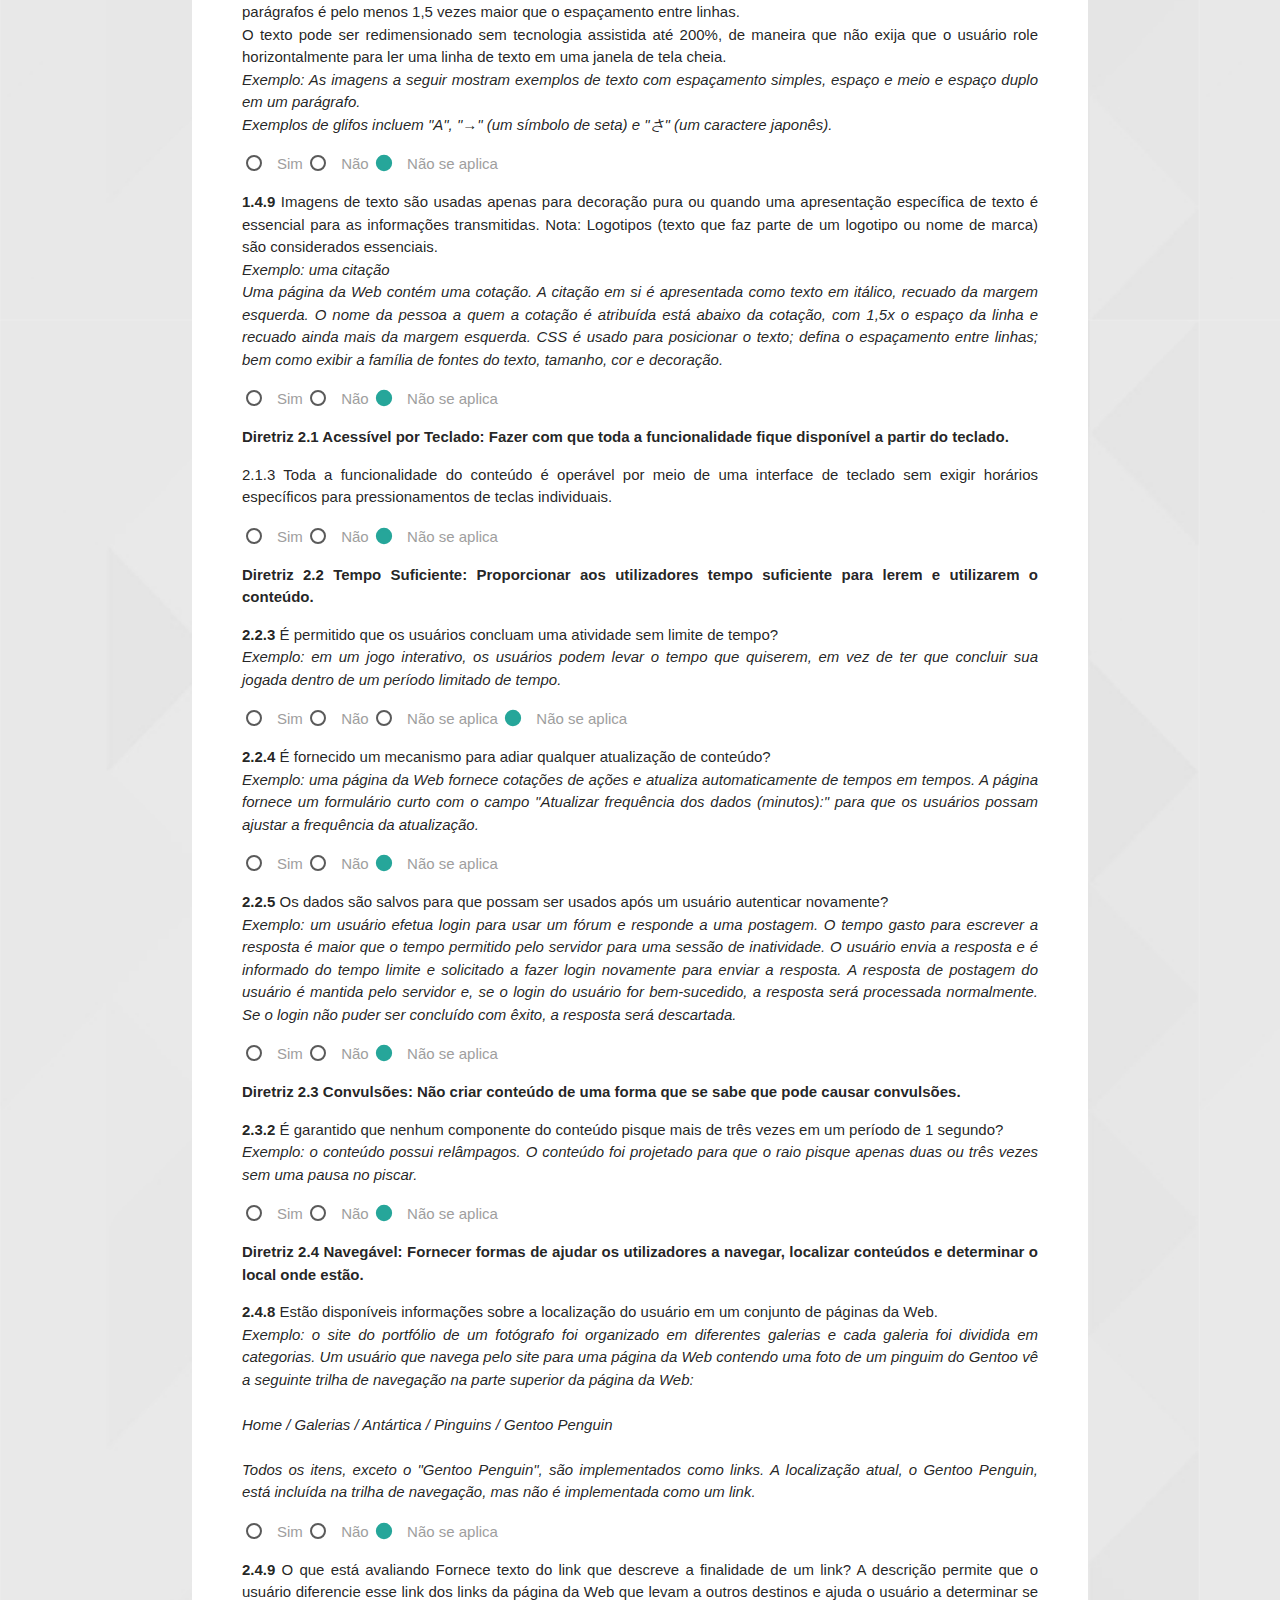
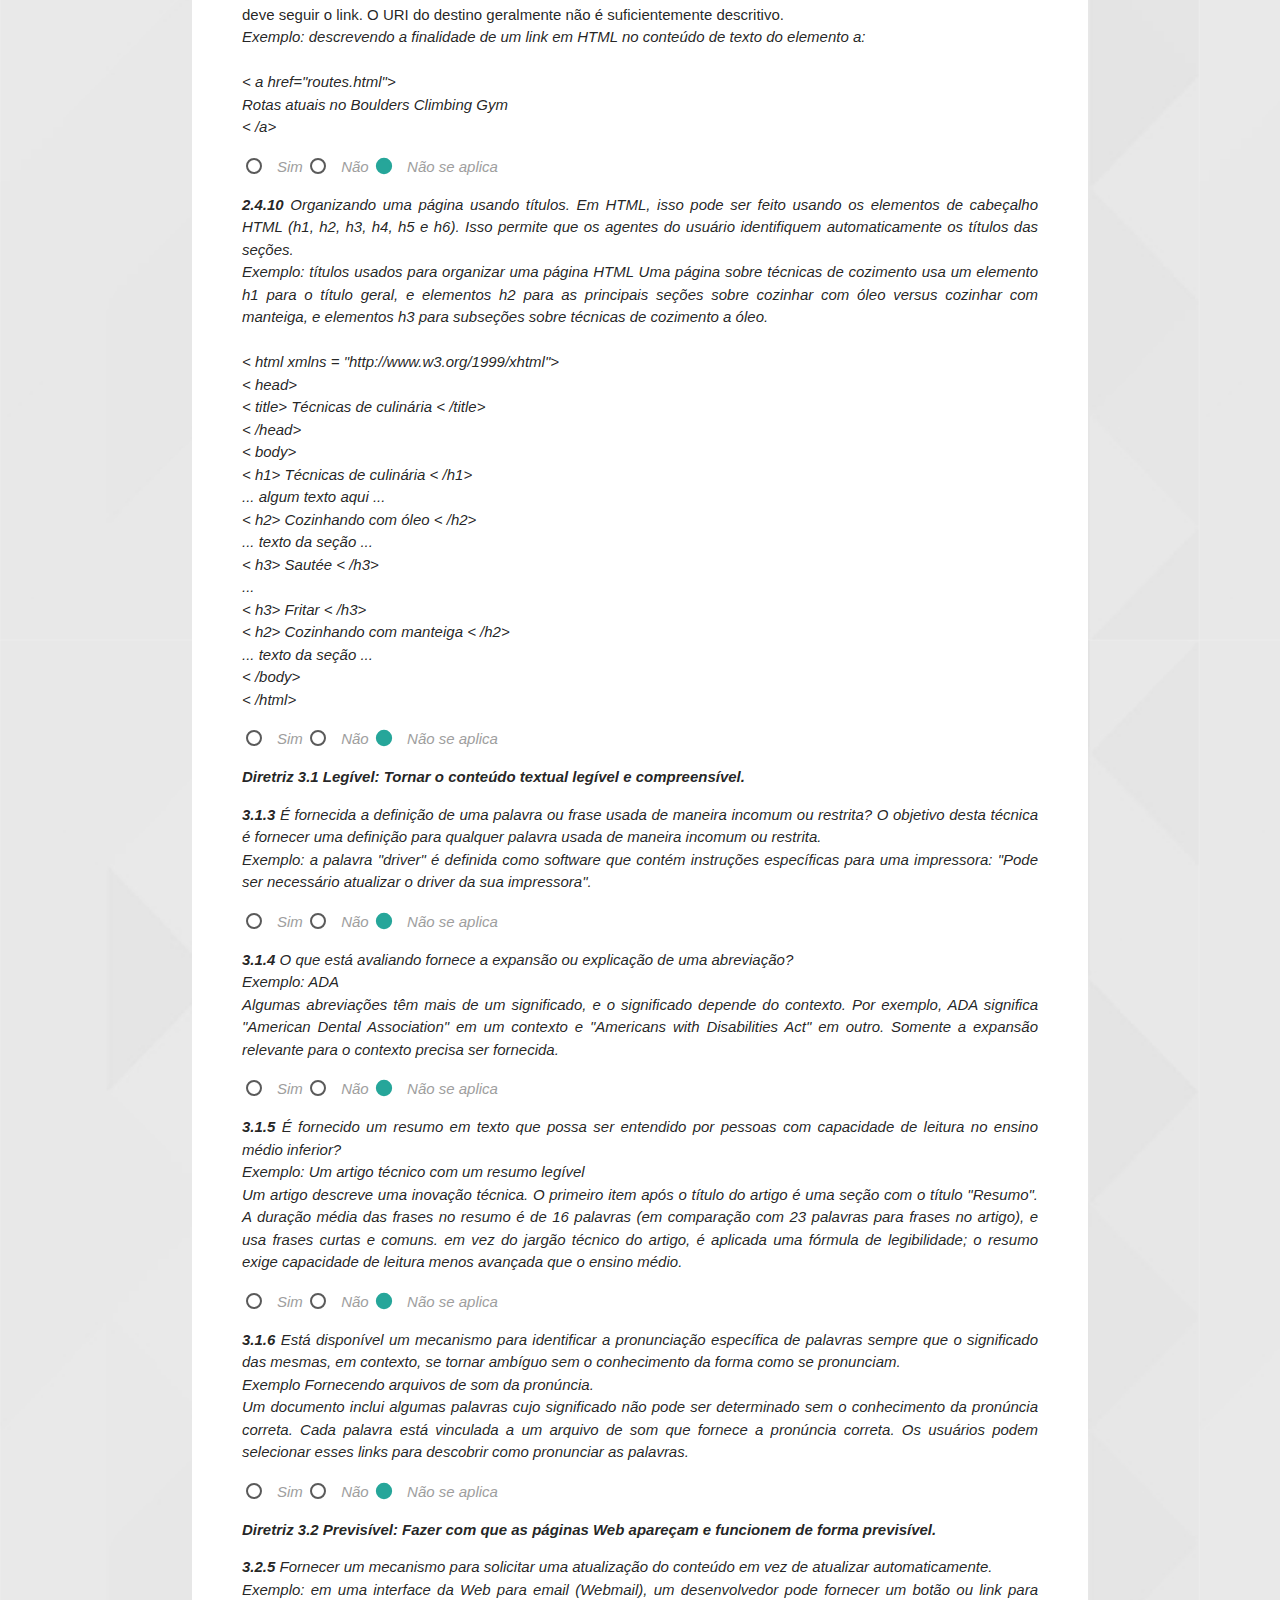
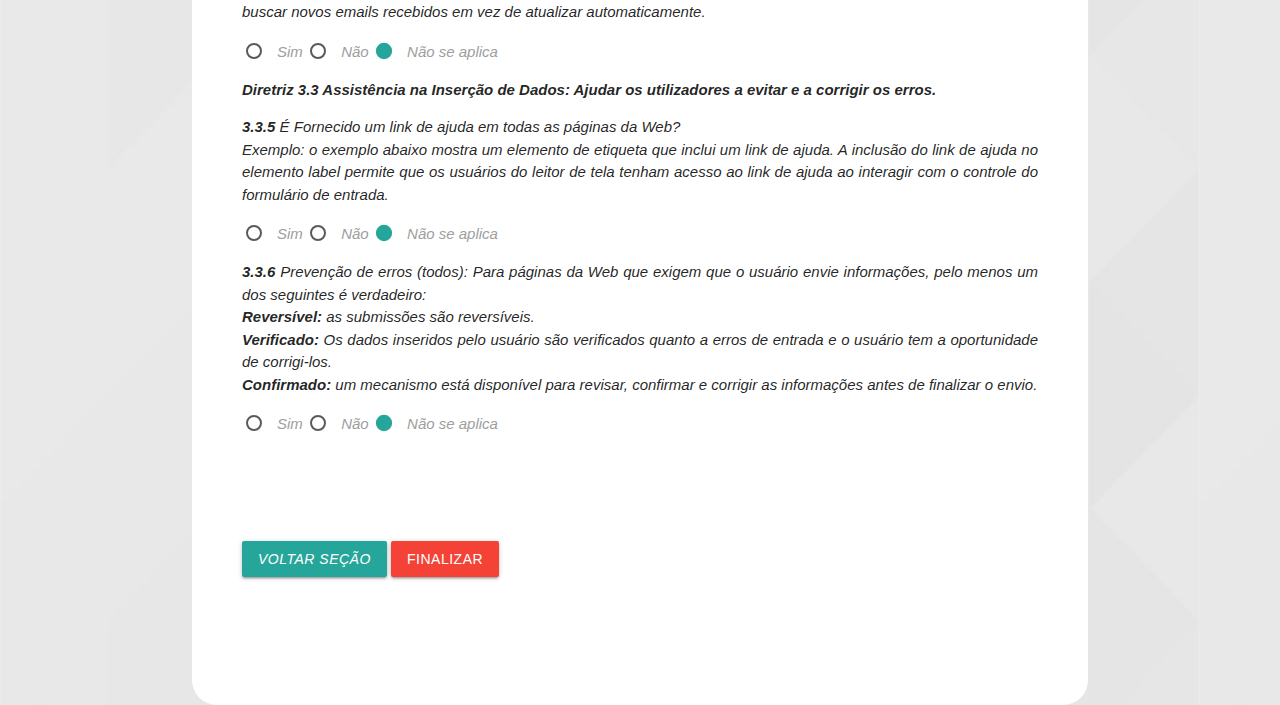
<file: HTML/nivelAAA.html>
/ <!DOCTYPE html>
<html>
<head>

	<meta charset="utf-8">
 	<link rel="stylesheet" href="https://cdnjs.cloudflare.com/ajax/libs/materialize/1.0.0/css/materialize.min.css">
	<link rel="stylesheet" type="text/css" href="CSS/estilo.css">
	<script src="https://code.jquery.com/jquery-3.5.1.min.js" integrity="sha256-9/aliU8dGd2tb6OSsuzixeV4y/faTqgFtohetphbbj0=" crossorigin="anonymous"></script>
	<title>Avaliação de acessibilidade</title>
	 
</head>
<body background="img/7.png" >
	<div class="meio">
 		<font face="arial">
 			<div class="a"><h1>Avaliação de acessibilidade</h1>
 				<font size="2"><p>Se o que está avaliando satifaz o requisito, Responda <b>sim</b>, caso contrário marque <b>não</b>.</p></font>
 			</div>
 			<text align="center"><p><h4><font color="#008080">Nível de acessibilidade AAA</p></h4></text></font>

 			<text align="justify"><b><p>Diretriz 1.2 Média Dinâmica ou Contínua: Fornecer alternativas para conteúdo em multimédia dinâmica ou temporal.</p></b></text>
 			<text align="justify"><p><b>1.2.6</b> Nos conteúdos em vídeos tem algum intérprete de língua de sinais?</br>
			<i>Exemplo: uma estação de televisão fornece um intérprete de língua de sinais no canto ou ao lado do seu vídeo de notícias on-line.</i></p></text>
  			<p>
   				<label>
      				<input name="b1" type="radio" checked />
    	  			<span>Sim</span>
    			</label>
 				<label>
      				<input name="b1" type="radio" checked />
   	  				<span>Não</span>
    			</label>
          <label>
              <input name="b1" type="radio" checked />
              <span>Não se aplica</span>
          </label>
  			</p>
  			<text align="justify"><p><b>1.2.7</b> Existe uma outra versão do conteúdo com descrições em áudio para pessoas cegas que se for necessário acontecem pausas no vídeo para o  narrador acrescentar informações?</br>
			<i>Exemplo: uma versão alternativa de um vídeo on-line fornecido em audiodescrição de uma família que foge de um prédio em chamas: há um diálogo contínuo entre marido e mulher sobre onde estão os filhos. Enquanto isso, no fundo, uma parede desmorona. Esta é uma informação importante na história, porque impedirá sua saída daquela parte do edifício. A faixa de vídeo é interrompida (o mesmo quadro é repetido) enquanto um narrador fornece os detalhes sobre a queda da parede e o vídeo continua.</i></p></text>
  			<p>
   				<label>
      				<input name="b2" type="radio" checked />
    	  			<span>Sim</span>
    			</label>
 				<label>
      				<input name="b2" type="radio" checked />
   	  				<span>Não</span>
    			</label>
          <label>
              <input name="b2" type="radio" checked />
              <span>Não se aplica</span>
          </label>
  			</p>
  			<text align="justify"><p><b>1.2.8</b> Uma alternativa para mídia baseada em tempo é fornecida para todas as mídias sincronizadas pré-gravadas e para todas as mídias somente vídeo pré-gravadas.Uma alternativa para mídia baseada em tempo é fornecida para todas as mídias sincronizadas pré-gravadas e para todas as mídias somente vídeo pré-gravadas.</br>
			<i>Exemplo: alternativa para mídia baseada em tempo para um vídeo de treinamento</br>
			Um centro comunitário compra um vídeo de treinamento para uso de seus clientes e o coloca na intranet do centro. O vídeo envolve explicar o uso de uma nova tecnologia e uma pessoa fala e mostra as coisas ao mesmo tempo. O centro comunitário fornece uma alternativa para mídia baseada no tempo que todos os clientes, incluindo aqueles que não podem ver as demonstrações nem ouvir as explicações na mídia sincronizada, podem usar para entender melhor o que está sendo apresentado.</i></p></text>
  			<p>
   				<label>
      				<input name="b3" type="radio" checked />
    	  			<span>Sim</span>
    			</label>
 				<label>
      				<input name="b3" type="radio" checked />
   	  				<span>Não</span>
    			</label>
          <label>
              <input name="b3" type="radio" checked />
              <span>Não se aplica</span>
          </label>
  			</p>
  			<text align="justify"><p><b>1.2.9</b> Para conteúdo em áudio é fornecido um link para uma transcrição de texto de uma declaração ou script preparado se o script for seguido?</br>
			<i>Exemplo: um membro do governo transmite um importante discurso político na Web. Uma transcrição do discurso é disponibilizada no site quando o discurso é iniciado.</i></p></text>
  			<p>
   				<label>
      				<input name="b4" type="radio" checked />
    	  			<span>Sim</span>
    			</label>
 				<label>
      				<input name="b4" type="radio" checked />
   	  				<span>Não</span>
    			</label>
          <label>
              <input name="b4" type="radio" checked />
              <span>Não se aplica</span>
          </label>
  			</p>
  			<text align="justify"><b><p>Diretriz 1.4 Distinguível: Facilitar aos utilizadores a audição e a visão dos conteúdos nomeadamente através da separação do primeiro plano do plano de fundo.</p></b></text>
  			<text align="justify"><p><b>1.4.6</b> Existe uma taxa de contraste de pelo menos 7: 1 entre o texto (e as imagens do texto) e o plano de fundo atrás do texto?</br>
			<i>Exemplou: m fundo preto é escolhido para que possam ser usadas letras de cores claras que correspondem ao logotipo da empresa.</i></p></text>
  			<p>
   				<label>
      				<input name="b5" type="radio" checked />
    	  			<span>Sim</span>
    			</label>
 				<label>
      				<input name="b5" type="radio" checked />
   	  				<span>Não</span>
    			</label>
          <label>
              <input name="b5" type="radio" checked />
              <span>Não se aplica</span>
          </label>
  			</p>
  			<text align="justify"><p><b>1.4.7</b> Misturar arquivos de áudio para que os sons que não sejam de fala sejam pelo menos 20 decibéis abaixo do conteúdo de áudio de fala.</br>
			<i>Exemplo: um locutor narrando uma cena de tumulto</br>
			Um narrador está descrevendo uma cena de tumulto. O volume da cena do tumulto é ajustado para que seja 20 db menor que o volume do locutor antes que a cena seja misturada ao narrador.</i></p></text>
  			<p>
   				<label>
      				<input name="b6" type="radio" checked />
    	  			<span>Sim</span>
    			</label>
 				<label>
      				<input name="b6" type="radio" checked />
   	  				<span>Não</span>
    			</label>
          <label>
              <input name="b6" type="radio" checked />
              <span>Não se aplica</span>
          </label>
  			</p>
  			<text align="justify"><p><b>1.4.8</b> Para a apresentação visual de blocos de texto, um mecanismo está disponível para obter o seguinte:</br>
			As cores de primeiro e segundo plano podem ser selecionadas pelo usuário.</br>
			A largura não tem mais que 80 caracteres ou glifos (40 se CJK).</br>
			O texto não se justifica (alinhado às margens esquerda e direita).</br>
			O espaçamento entre linhas (à esquerda) tem pelo menos espaço e meio nos parágrafos e o espaçamento entre parágrafos é pelo menos 1,5 vezes maior que o espaçamento entre linhas.</br>
			O texto pode ser redimensionado sem tecnologia assistida até 200%, de maneira que não exija que o usuário role horizontalmente para ler uma linha de texto em uma janela de tela cheia.</br>
			<i>Exemplo: As imagens a seguir mostram exemplos de texto com espaçamento simples, espaço e meio e espaço duplo em um parágrafo.</br>
			Exemplos de glifos incluem "A", "→" (um símbolo de seta) e "さ" (um caractere japonês).</i></p></text>
  			<p>
   				<label>
      				<input name="b7" type="radio" checked />
    	  			<span>Sim</span>
    			</label>
 				<label>
      				<input name="b7" type="radio" checked />
   	  				<span>Não</span>
    			</label>
          <label>
              <input name="b7" type="radio" checked />
              <span>Não se aplica</span>
          </label>
  			</p>
  			<text align="justify"><p><b>1.4.9</b> Imagens de texto são usadas apenas para decoração pura ou quando uma apresentação específica de texto é essencial para as informações transmitidas.
			Nota: Logotipos (texto que faz parte de um logotipo ou nome de marca) são considerados essenciais.</br>
			<i>Exemplo: uma citação</br>
			Uma página da Web contém uma cotação. A citação em si é apresentada como texto em itálico, recuado da margem esquerda. O nome da pessoa a quem a cotação é atribuída está abaixo da cotação, com 1,5x o espaço da linha e recuado ainda mais da margem esquerda. CSS é usado para posicionar o texto; defina o espaçamento entre linhas; bem como exibir a família de fontes do texto, tamanho, cor e decoração.</i></p></text>
  			<p>
   				<label>
      				<input name="b8" type="radio" checked />
    	  			<span>Sim</span>
    			</label>
 				<label>
      				<input name="b8" type="radio" checked />
   	  				<span>Não</span>
    			</label>
          <label>
              <input name="b8" type="radio" checked />
              <span>Não se aplica</span>
          </label>
  			</p>
  			<text align="justify"><b><p>Diretriz 2.1 Acessível por Teclado: Fazer com que toda a funcionalidade fique disponível a partir do teclado.</p></b></text>
  			<text align="justify"><p>2.1.3 Toda a funcionalidade do conteúdo é operável por meio de uma interface de teclado sem exigir horários específicos para pressionamentos de teclas individuais.</p></text>
  			<p>
   				<label>
      				<input name="b9" type="radio" checked />
    	  			<span>Sim</span>
    			</label>
 				<label>
      				<input name="b9" type="radio" checked />
   	  				<span>Não</span>
    			</label>
          <label>
              <input name="b9" type="radio" checked />
              <span>Não se aplica</span>
          </label>
  			</p>
  			<text align="justify"><b><p>Diretriz 2.2 Tempo Suficiente: Proporcionar aos utilizadores tempo suficiente para lerem e utilizarem o conteúdo.</p></b></text>
  			<text align="justify"><p><b>2.2.3</b> É permitido que os usuários concluam uma atividade sem limite de tempo?</br>
			<i>Exemplo: em um jogo interativo, os usuários podem levar o tempo que quiserem, em vez de ter que concluir sua jogada dentro de um período limitado de tempo.</i></p></text>
  			<p>
   				<label>
      				<input name="b10" type="radio" checked />
    	  			<span>Sim</span>
    			</label>
 				<label>
      				<input name="b10" type="radio" checked />
   	  				<span>Não</span>
    			</label>
          <label>
              <input name="b10" type="radio" checked />
              <span>Não se aplica</span>
          </label>
          <label>
              <input name="b10" type="radio" checked />
              <span>Não se aplica</span>
          </label>
  			</p>
  			<text align="justify"><p><b>2.2.4</b> É fornecido um mecanismo para adiar qualquer atualização de conteúdo?</br>
			<i>Exemplo: uma página da Web fornece cotações de ações e atualiza automaticamente de tempos em tempos. A página fornece um formulário curto com o campo "Atualizar frequência dos dados (minutos):" para que os usuários possam ajustar a frequência da atualização.</i></p></text>
  			<p>
   				<label>
      				<input name="b11" type="radio" checked />
    	  			<span>Sim</span>
    			</label>
 				<label>
      				<input name="b11" type="radio" checked />
   	  				<span>Não</span>
    			</label>
          <label>
              <input name="b11" type="radio" checked />
              <span>Não se aplica</span>
          </label>
  			</p>
  			<text align="justify"><p><b>2.2.5</b> Os dados são salvos para que possam ser usados ​​após um usuário autenticar novamente?</br>
			<i>Exemplo: um usuário efetua login para usar um fórum e responde a uma postagem. O tempo gasto para escrever a resposta é maior que o tempo permitido pelo servidor para uma sessão de inatividade. O usuário envia a resposta e é informado do tempo limite e solicitado a fazer login novamente para enviar a resposta. A resposta de postagem do usuário é mantida pelo servidor e, se o login do usuário for bem-sucedido, a resposta será processada normalmente. Se o login não puder ser concluído com êxito, a resposta será descartada.</i></p></text>
  			<p>
   				<label>
      				<input name="b12" type="radio" checked />
    	  			<span>Sim</span>
    			</label>
 				<label>
      				<input name="b12" type="radio" checked />
   	  				<span>Não</span>
    			</label>
          <label>
              <input name="b12" type="radio" checked />
              <span>Não se aplica</span>
          </label>
  			</p>
  			<text align="justify"><b><p>Diretriz 2.3 Convulsões: Não criar conteúdo de uma forma que se sabe que pode causar convulsões.</p></b></text>
  			<text align="justify"><p><b>2.3.2</b> É garantido que nenhum componente do conteúdo pisque mais de três vezes em um período de 1 segundo?</br>
			<i>Exemplo: o conteúdo possui relâmpagos. O conteúdo foi projetado para que o raio pisque apenas duas ou três vezes sem uma pausa no piscar.</i></p></text>
  			<p>
   				<label>
      				<input name="b13" type="radio" checked />
    	  			<span>Sim</span>
    			</label>
 				<label>
      				<input name="b13" type="radio" checked />
   	  				<span>Não</span>
    			</label>
          <label>
              <input name="b13" type="radio" checked />
              <span>Não se aplica</span>
          </label>
  			</p>
  			<text align="justify"><b><p>Diretriz 2.4 Navegável: Fornecer formas de ajudar os utilizadores a navegar, localizar conteúdos e determinar o local onde estão.</p></b></text>
  			<text align="justify"><p><b>2.4.8</b> Estão disponíveis informações sobre a localização do usuário em um conjunto de páginas da Web.</br>
			<i>Exemplo: o site do portfólio de um fotógrafo foi organizado em diferentes galerias e cada galeria foi dividida em categorias. Um usuário que navega pelo site para uma página da Web contendo uma foto de um pinguim do Gentoo vê a seguinte trilha de navegação na parte superior da página da Web:</br></br> Home / Galerias / Antártica / Pinguins / Gentoo Penguin</br></br>
			Todos os itens, exceto o "Gentoo Penguin", são implementados como links. A localização atual, o Gentoo Penguin, está incluída na trilha de navegação, mas não é implementada como um link.</i>
</p></text>
  			<p>
   				<label>
      				<input name="b14" type="radio" checked />
    	  			<span>Sim</span>
    			</label>
 				<label>
      				<input name="b14" type="radio" checked />
   	  				<span>Não</span>
    			</label>
          <label>
              <input name="b14" type="radio" checked />
              <span>Não se aplica</span>
          </label>
  			</p>
  			<text align="justify"><p><b>2.4.9</b> O que está avaliando Fornece texto do link que descreve a finalidade de um link? A descrição permite que o usuário diferencie esse link dos links da página da Web que levam a outros destinos e ajuda o usuário a determinar se deve seguir o link. O URI do destino geralmente não é suficientemente descritivo.</br>
			<i>Exemplo: descrevendo a finalidade de um link em HTML no conteúdo de texto do elemento a:</br></br>

			             < a href="routes.html"></br>
			              Rotas atuais no Boulders Climbing Gym</br>
			             < /a>
			</p></text>
  			<p>
   				<label>
      				<input name="b15" type="radio" checked />
    	  			<span>Sim</span>
    			</label>
 				<label>
      				<input name="b15" type="radio" checked />
   	  				<span>Não</span>
    			</label>
          <label>
              <input name="b15" type="radio" checked />
              <span>Não se aplica</span>
          </label>
  			</p>
  			<text align="justify"><p><b>2.4.10</b> Organizando uma página usando títulos. Em HTML, isso pode ser feito usando os elementos de cabeçalho HTML (h1, h2, h3, h4, h5 e h6). Isso permite que os agentes do usuário identifiquem automaticamente os títulos das seções.</br>
			<i>Exemplo: títulos usados ​​para organizar uma página HTML
			Uma página sobre técnicas de cozimento usa um elemento h1 para o título geral, e elementos h2 para as principais seções sobre cozinhar com óleo versus cozinhar com manteiga, e elementos h3 para subseções sobre técnicas de cozimento a óleo.</br></br>

              < html xmlns = "http://www.w3.org/1999/xhtml"></br>
                < head></br>
                	< title> Técnicas de culinária < /title></br>
                < /head></br>
                < body></br>
                	< h1> Técnicas de culinária < /h1></br>
              	  ... algum texto aqui ...</br>
              	  < h2> Cozinhando com óleo < /h2></br>
              	  ... texto da seção ...</br>
             	   < h3> Sautée < /h3></br>
              	 	...</br>
            	    < h3> Fritar < /h3></br>
                	< h2> Cozinhando com manteiga < /h2></br>
                	... texto da seção ...</br>
                	< /body></br>
              < /html></br>
</i></p></text>
  			<p>
   				<label>
      				<input name="b16" type="radio" checked />
    	  			<span>Sim</span>
    			</label>
 				<label>
      				<input name="b16" type="radio" checked />
   	  				<span>Não</span>
    			</label>
          <label>
              <input name="b16" type="radio" checked />
              <span>Não se aplica</span>
          </label>
  			</p>
  			<text align="justify"><b><p>Diretriz 3.1 Legível: Tornar o conteúdo textual legível e compreensível.</p></b></text>
  			<text align="justify"><p><b>3.1.3</b> É fornecida a definição de uma palavra ou frase usada de maneira incomum ou restrita? O objetivo desta técnica é fornecer uma definição para qualquer palavra usada de maneira incomum ou restrita.</br>
			<i>Exemplo: a palavra "driver" é definida como software que contém instruções específicas para uma impressora: "Pode ser necessário atualizar o driver da sua impressora".</i></p></text>
  			<p>
   				<label>
      				<input name="b17" type="radio" checked />
    	  			<span>Sim</span>
    			</label>
 				<label>
      				<input name="b17" type="radio" checked />
   	  				<span>Não</span>
    			</label>
          <label>
              <input name="b17" type="radio" checked />
              <span>Não se aplica</span>
          </label>
  			</p>
  			<text align="justify"><p><b>3.1.4</b> O que está avaliando fornece a expansão ou explicação de uma abreviação?</br>
			<i>Exemplo: ADA</br>
			Algumas abreviações têm mais de um significado, e o significado depende do contexto. Por exemplo, ADA significa "American Dental Association" em um contexto e "Americans with Disabilities Act" em outro. Somente a expansão relevante para o contexto precisa ser fornecida.</i>
</p></text>
  			<p>
   				<label>
      				<input name="b18" type="radio" checked />
    	  			<span>Sim</span>
    			</label>
 				<label>
      				<input name="b18" type="radio" checked />
   	  				<span>Não</span>
    			</label>
          <label>
              <input name="b18" type="radio" checked />
              <span>Não se aplica</span>
          </label>
  			</p>
  			<text align="justify"><p><b>3.1.5</b> É fornecido um resumo em texto que possa ser entendido por pessoas com capacidade de leitura no ensino médio inferior?</br>
			<i>Exemplo: Um artigo técnico com um resumo legível</br>
			Um artigo descreve uma inovação técnica. O primeiro item após o título do artigo é uma seção com o título "Resumo". A duração média das frases no resumo é de 16 palavras (em comparação com 23 palavras para frases no artigo), e usa frases curtas e comuns. em vez do jargão técnico do artigo, é aplicada uma fórmula de legibilidade; o resumo exige capacidade de leitura menos avançada que o ensino médio.</i>
</p></text>
  			<p>
   				<label>
      				<input name="b19" type="radio" checked />
    	  			<span>Sim</span>
    			</label>
 				<label>
      				<input name="b19" type="radio" checked />
   	  				<span>Não</span>
    			</label>
          <label>
              <input name="b19" type="radio" checked />
              <span>Não se aplica</span>
          </label>
  			</p>
  			<text align="justify"><p><b>3.1.6</b> Está disponível um mecanismo para identificar a pronunciação específica de palavras sempre que o significado das mesmas, em contexto, se tornar ambíguo sem o conhecimento da forma como se pronunciam.</br>
  			<i>Exemplo Fornecendo arquivos de som da pronúncia.</br>
			Um documento inclui algumas palavras cujo significado não pode ser determinado sem o conhecimento da pronúncia correta. Cada palavra está vinculada a um arquivo de som que fornece a pronúncia correta. Os usuários podem selecionar esses links para descobrir como pronunciar as palavras.</i></p></text>
  			<p>
   				<label>
      				<input name="b20" type="radio" checked />
    	  			<span>Sim</span>
    			</label>
 				<label>
      				<input name="b20" type="radio" checked />
   	  				<span>Não</span>
    			</label>
          <label>
              <input name="b20" type="radio" checked />
              <span>Não se aplica</span>
          </label>
  			</p>
  			<text align="justify"><b><p>Diretriz 3.2 Previsível: Fazer com que as páginas Web apareçam e funcionem de forma previsível.</p></b></text>
  			<text align="justify"><p><b>3.2.5</b> Fornecer um mecanismo para solicitar uma atualização do conteúdo em vez de atualizar automaticamente.</br>
			<i>Exemplo: em uma interface da Web para email (Webmail), um desenvolvedor pode fornecer um botão ou link para buscar novos emails recebidos em vez de atualizar automaticamente.</i>
</p></text>
  			<p>
   				<label>
      				<input name="b21" type="radio" checked />
    	  			<span>Sim</span>
    			</label>
 				<label>
      				<input name="b21" type="radio" checked />
   	  				<span>Não</span>
    			</label>
          <label>
              <input name="b21" type="radio" checked />
              <span>Não se aplica</span>
          </label>
  			</p>
  			<text align="justify"><b><p>Diretriz 3.3 Assistência na Inserção de Dados: Ajudar os utilizadores a evitar e a corrigir os erros.</p></b></text>
  			<text align="justify"><p><b>3.3.5</b> É Fornecido um link de ajuda em todas as páginas da Web?</br>
			<i>Exemplo: o exemplo abaixo mostra um elemento de etiqueta que inclui um link de ajuda. A inclusão do link de ajuda no elemento label permite que os usuários do leitor de tela tenham acesso ao link de ajuda ao interagir com o controle do formulário de entrada.</i></p></text>
  			<p>
   				<label>
      				<input name="b22" type="radio" checked />
    	  			<span>Sim</span>
    			</label>
 				<label>
      				<input name="b22" type="radio" checked />
   	  				<span>Não</span>
    			</label>
          <label>
              <input name="b22" type="radio" checked />
              <span>Não se aplica</span>
          </label>
  			</p>
  			<text align="justify"><p><b>3.3.6</b> Prevenção de erros (todos): Para páginas da Web que exigem que o usuário envie informações, pelo menos um dos seguintes é verdadeiro:</br>
			<i><b>Reversível:</b> as submissões são reversíveis.</br>
			<b>Verificado:</b> Os dados inseridos pelo usuário são verificados quanto a erros de entrada e o usuário tem a oportunidade de corrigi-los.</br>
			<b>Confirmado:</b> um mecanismo está disponível para revisar, confirmar e corrigir as informações antes de finalizar o envio.</i></p></text>
  			<p>
   				<label>
      				<input name="b23" type="radio" checked />
    	  			<span>Sim</span>
    			</label>
 				<label>
      				<input name="b23" type="radio" checked />
   	  				<span>Não</span>
    			</label>
          <label>
              <input name="b23" type="radio" checked />
              <span>Não se aplica</span>
          </label>
  			</p>

			<a href="nivelAA.html" class="btn waves-effect waves-light espaco center" target="_self" type="button"> Voltar seção </a>

  			<button class="btn waves-effect red espaco" type="submit" name="action">Finalizar</button>

 		</font>
 	</div>
</body>
</html>
</file>
<file: css.css>
.titulo{
	text-align: center;
	font-size: 65px;
	color: rgba(0,0,0,0.75);
	margin-top: 20px;
}

.espaco {
	margin-top: 90px;

}

.meio {
	background-color: white;
	margin-top: 2%;
	margin-right: 15%;
	margin-left: 15%;
	border-radius: 25px;
	padding-bottom: 10%;
	padding-left: 50px;
	padding-right: 50px;
}

#baixo {
	position: fixed;
    right: 40px;
    top: 100px;
}

#cima {
    position: fixed;
	right: 40px;
	top: 30px;
    
}

#modoescuro {
	position: fixed;
	top: 30px;
	left:20px;

}

.textbox::-webkit-input-placeholder{
	color: rgb(0,0,0);
}

.rodape{
	margin-top: 13%;
}
</file>
<file: HTML/CSS/estilo.css>
body {
	
}

.espaco {
	margin-top: 90px;

}

.meio {
	background-color: white;
	margin-top: 2%;
	margin-right: 15%;
	margin-left: 15%;
	border-radius: 25px;
	padding-bottom: 10%;
	padding-left: 50px;
	padding-right: 50px;
}

.a{
	text-align: center;
	padding-top: 20px;
}

#top {
	position: fixed;
    right: 40px;
    top: 100px;
}

#xop {
    position: fixed;
    right: 40px;
    
}
</file>
<file: estilo.css>
body {
	
}

.titulo{
	text-align: center;
	font-size: 65px;
	color: rgba(0,0,0,0.75);
	margin-top: 20px;
}

.espaco {
	margin-top: 90px;

}

.meio {
	background-color: white;
	margin-top: 2%;
	margin-right: 15%;
	margin-left: 15%;
	border-radius: 25px;
	padding-bottom: 10%;
	padding-left: 50px;
	padding-right: 50px;
}

.a{
	text-align: center;
	padding-top: 20px;
}

#cima {
	position: fixed;
    right: 40px;
    top: 100px;
}

#baixo {
    position: fixed;
	right: 40px;
	top: 30px;
    
}

#md {
	position: fixed;
	top: 30px;
	left:20px;

}

.textbox::-webkit-input-placeholder{
	color: rgb(0,0,0);
}
</file>
